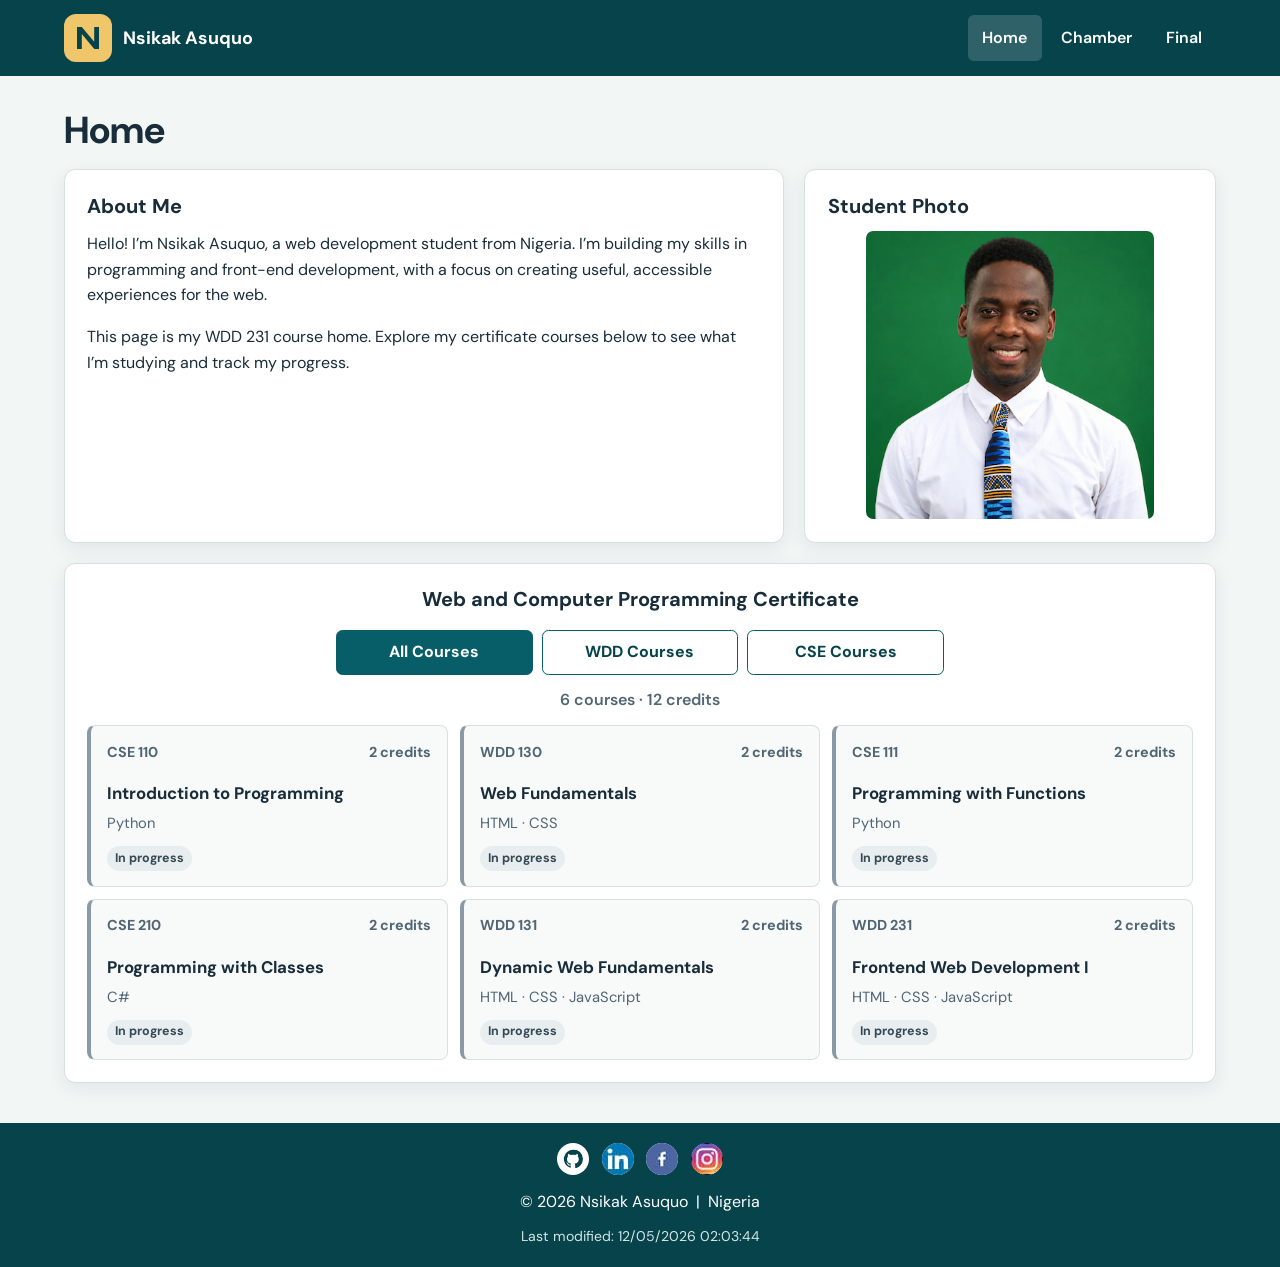
<file: index.html>
<!DOCTYPE html>
<html lang="en">
  <head>
    <meta charset="UTF-8">
    <meta name="viewport" content="width=device-width, initial-scale=1.0">
    <meta
      name="description"
      content="Nsikak Asuquo's WDD 231 course home page, featuring an introduction and Web and Computer Programming certificate courses."
    >
    <meta name="author" content="Nsikak Asuquo">
    <title>Home | Nsikak Asuquo | WDD 231</title>
    <link rel="icon" href="images/logo.svg" type="image/svg+xml">
    <link rel="preconnect" href="https://fonts.googleapis.com">
    <link rel="preconnect" href="https://fonts.gstatic.com" crossorigin>
    <link
      href="https://fonts.googleapis.com/css2?family=DM+Sans:wght@400;500;600;700&display=swap"
      rel="stylesheet"
    >
    <link rel="stylesheet" href="styles/small.css">
    <link rel="stylesheet" href="styles/larger.css">
    <script src="scripts/navigation.js" defer></script>
    <script src="scripts/date.js" defer></script>
    <script src="scripts/courses.js" defer></script>
  </head>
  <body>
    <header class="site-header">
      <a class="brand" href="index.html" aria-label="Nsikak Asuquo home">
        <img src="images/logo.svg" alt="" width="48" height="48">
        <span>Nsikak Asuquo</span>
      </a>
      <button
        class="menu-toggle"
        type="button"
        aria-label="Open navigation menu"
        aria-expanded="false"
        aria-controls="primary-navigation"
      >
        <span class="menu-toggle__icon" aria-hidden="true"></span>
      </button>
      <nav class="primary-navigation" id="primary-navigation" aria-label="Main navigation">
        <ul>
          <li><a href="index.html1" aria-current="page">Home</a></li>
          <li><a href="chamber/index.html1">Chamber</a></li>
          <li><a href="final/index.html1">Final</a></li>
        </ul>
      </nav>
    </header>

    <main class="page-content">
      <h1>Home</h1>

      <div class="intro-grid">
        <section class="panel about-panel" aria-labelledby="about-heading">
          <h2 id="about-heading">About Me</h2>
          <p>
            Hello! I’m Nsikak Asuquo, a web development student from Nigeria.
            I’m building my skills in programming and front-end development,
            with a focus on creating useful, accessible experiences for the web.
          </p>
          <p>
            This page is my WDD 231 course home. Explore my certificate courses
            below to see what I’m studying and track my progress.
          </p>
        </section>

        <section class="panel portrait-panel" aria-labelledby="portrait-heading">
          <h2 id="portrait-heading">Student Photo</h2>
          <img
            class="student-photo"
            src="images/photo.jpg"
            alt="Portrait of Nsikak Asuquo"
            width="400"
            height="400"
          >
        </section>
      </div>

      <section class="panel certificate-panel" aria-labelledby="certificate-heading">
        <h2 id="certificate-heading">Web and Computer Programming Certificate</h2>
        <div class="course-filters" role="group" aria-label="Filter courses">
          <button class="filter-button is-active" type="button" data-filter="all" aria-pressed="true">
            All Courses
          </button>
          <button class="filter-button" type="button" data-filter="WDD" aria-pressed="false">
            WDD Courses
          </button>
          <button class="filter-button" type="button" data-filter="CSE" aria-pressed="false">
            CSE Courses
          </button>
        </div>
        <p class="course-summary" id="course-summary" aria-live="polite"></p>
        <div class="course-list" id="course-list"></div>
      </section>
    </main>

    <footer class="site-footer">
      <div class="social-links" role="group" aria-label="Social media links">
        <a href="https://github.com/Nsikak0/wdd231" aria-label="GitHub repository">
          <svg viewBox="0 0 24 24" aria-hidden="true">
            <path d="M12 .9a11.1 11.1 0 0 0-3.51 21.63c.56.1.76-.24.76-.54v-2.1c-3.1.68-3.76-1.32-3.76-1.32-.5-1.3-1.24-1.65-1.24-1.65-1.02-.7.08-.69.08-.69 1.13.08 1.72 1.16 1.72 1.16 1 .1.71 2.21 3.14 1.57.1-.73.4-1.23.7-1.52-2.48-.28-5.09-1.24-5.09-5.52 0-1.22.44-2.22 1.16-3-.12-.28-.5-1.42.11-2.96 0 0 .95-.3 3.05 1.15a10.6 10.6 0 0 1 5.55 0c2.1-1.45 3.05-1.15 3.05-1.15.61 1.54.23 2.68.11 2.96.72.78 1.16 1.78 1.16 3 0 4.29-2.61 5.23-5.1 5.51.4.35.76 1.03.76 2.08v3.08c0 .3.2.65.77.54A11.1 11.1 0 0 0 12 .9Z"/>
          </svg>
        </a>
        <a href="https://www.linkedin.com/in/nsikakasuquo777" aria-label="LinkedIn profile">
          <img src="images/linkedin.jpg" alt="" width="32" height="32">
        </a>
        <a href="https://www.facebook.com/" aria-label="Facebook">
          <img src="images/facebook.jpg" alt="" width="32" height="32">
        </a>
        <a href="https://www.instagram.com/" aria-label="Instagram">
          <img src="images/instagram.jpg" alt="" width="32" height="32">
        </a>
      </div>
      <p class="copyright">
        &copy; <span id="currentyear"></span> Nsikak Asuquo <span class="footer-divider">|</span> Nigeria
      </p>
      <p class="last-modified">Last modified: <span id="lastModified"></span></p>
    </footer>
  </body>
</html>
</file>
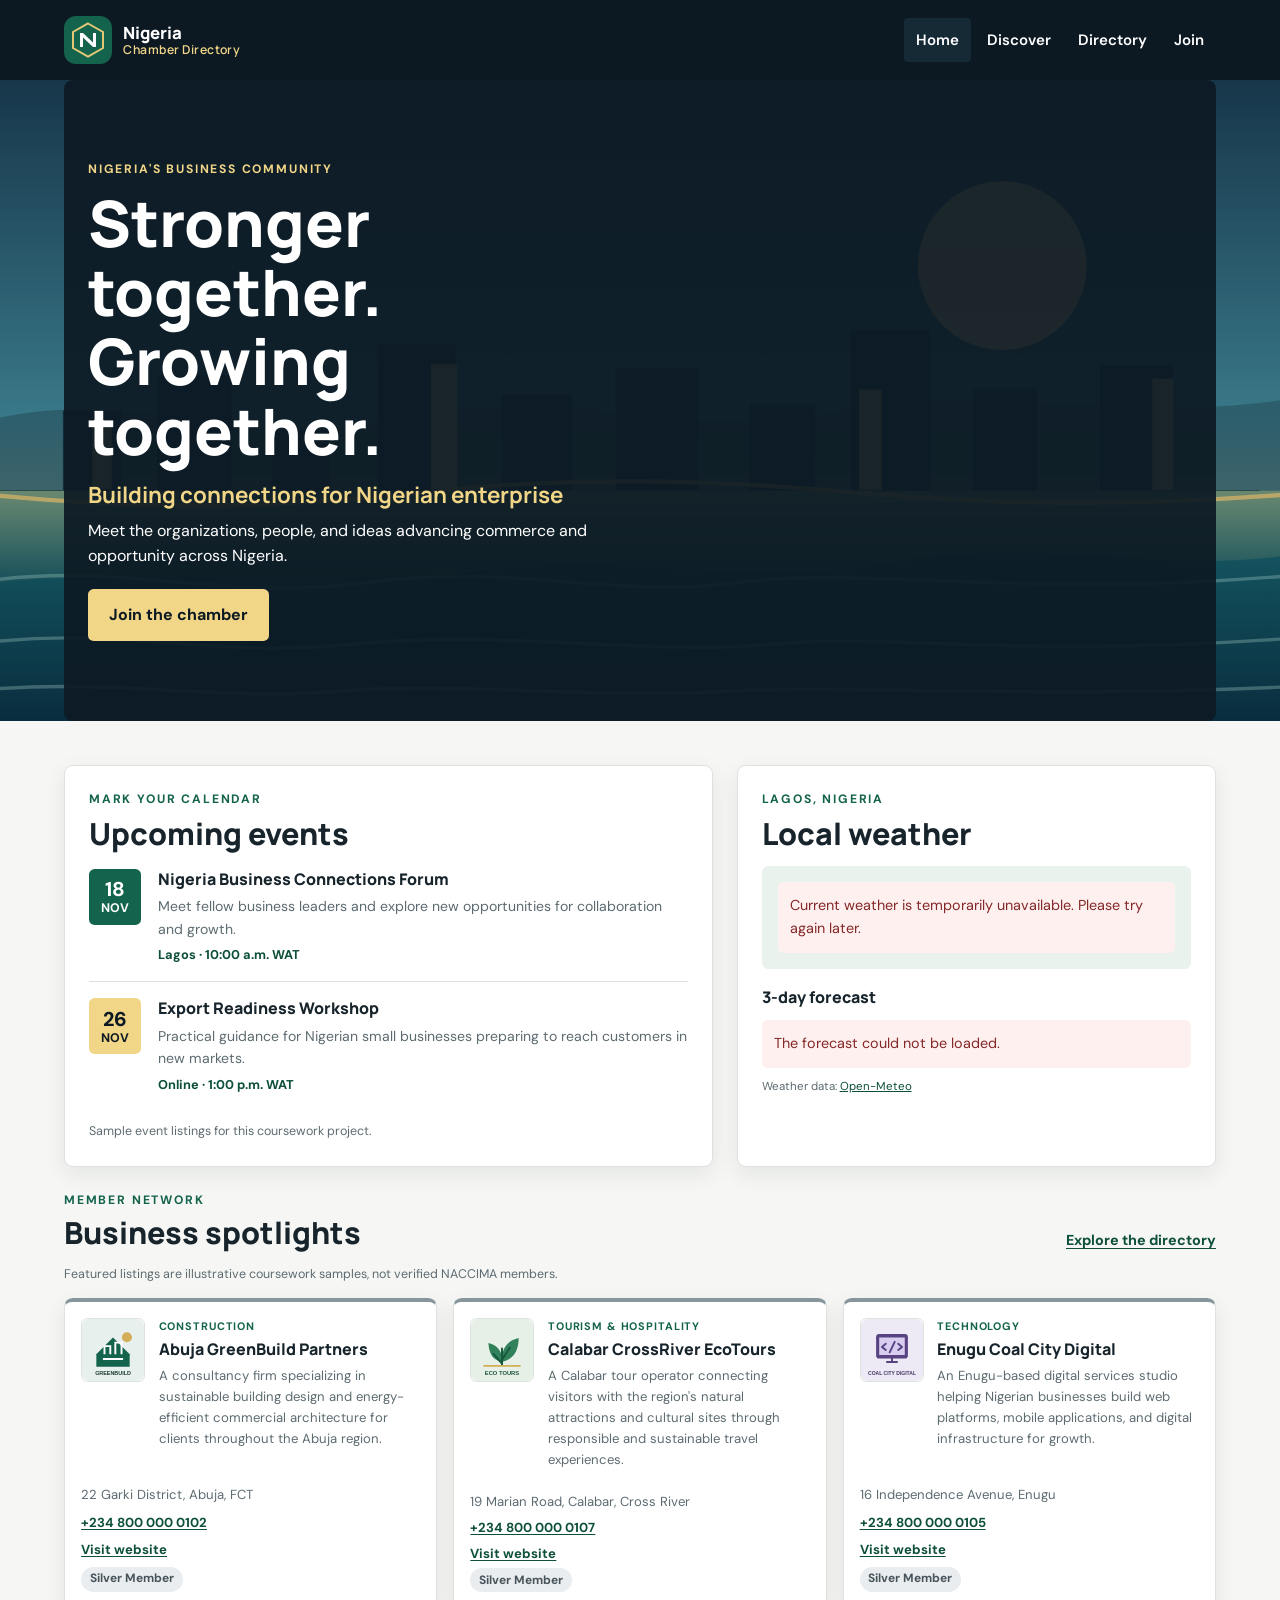
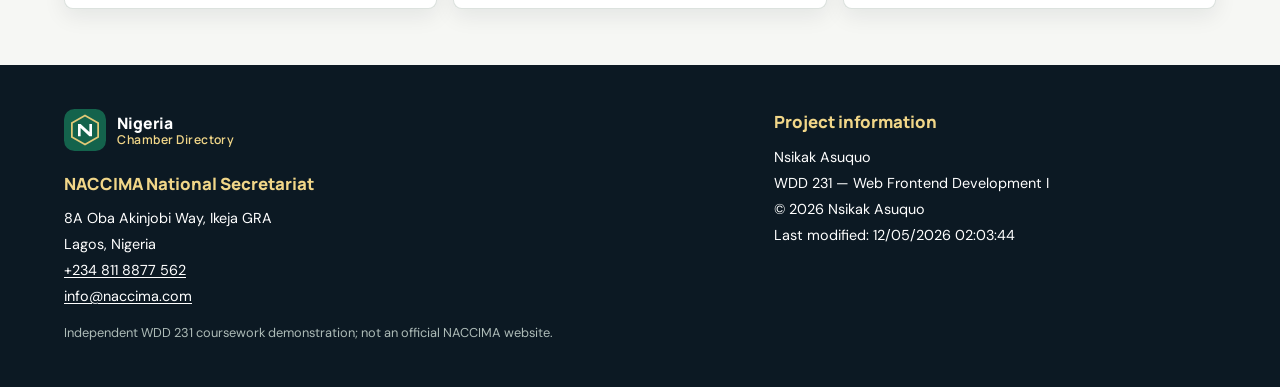
<file: chamber/index.html>
<!DOCTYPE html>
<html lang="en">
  <head>
    <meta charset="UTF-8">
    <meta name="viewport" content="width=device-width, initial-scale=1.0">
    <meta
      name="description"
      content="Connect with Nigerian businesses, explore chamber events, check Lagos weather, and discover member organizations."
    >
    <meta name="author" content="Nsikak Asuquo">
    <meta property="og:title" content="Nigeria Chamber Directory | Supporting Nigerian Business">
    <meta
      property="og:description"
      content="Connect with Nigerian businesses, discover chamber events, and meet member organizations."
    >
    <meta
      property="og:image"
      content="https://nsikak0.github.io/wdd231/chamber/images/directory-social.svg"
    >
    <meta property="og:url" content="https://nsikak0.github.io/wdd231/chamber/">
    <meta property="og:type" content="website">
    <title>Nigeria Chamber Directory | Supporting Nigerian Business</title>
    <link rel="icon" href="images/favicon.svg" type="image/svg+xml">
    <link rel="preconnect" href="https://fonts.googleapis.com">
    <link rel="preconnect" href="https://fonts.gstatic.com" crossorigin>
    <link
      href="https://fonts.googleapis.com/css2?family=DM+Sans:wght@400;500;600;700&family=Manrope:wght@500;600;700;800&display=swap"
      rel="stylesheet"
    >
    <link rel="stylesheet" href="styles/reset.css">
    <link rel="stylesheet" href="styles/small.css">
    <link rel="stylesheet" href="styles/larger.css">
    <script src="scripts/navigation.js" defer></script>
    <script src="scripts/home.js" defer></script>
  </head>
  <body>
    <a class="skip-link" href="#main-content">Skip to main content</a>
    <header class="site-header">
      <div class="header-inner">
        <a class="brand" href="index.html" aria-label="Nigeria Chamber Directory home">
          <img src="images/brand-mark.svg" alt="" width="48" height="48">
          <span class="brand__name">Nigeria <span>Chamber Directory</span></span>
        </a>
        <button
          class="menu-toggle"
          type="button"
          aria-label="Open navigation menu"
          aria-expanded="false"
          aria-controls="primary-navigation"
        >
          <span class="menu-toggle__icon" aria-hidden="true"></span>
        </button>
        <nav class="primary-navigation" id="primary-navigation" aria-label="Main navigation">
          <ul>
            <li><a href="index.html" aria-current="page">Home</a></li>
            <li><a href="discover.html1">Discover</a></li>
            <li><a href="directory.html">Directory</a></li>
            <li><a href="join.html1">Join</a></li>
          </ul>
        </nav>
      </div>
    </header>

    <main id="main-content">
      <section class="home-hero" aria-labelledby="hero-heading">
        <img
          class="home-hero__image"
          src="images/lagos-hero.svg"
          alt="Illustrated Lagos waterfront skyline at sunset"
          width="1600"
          height="760"
          fetchpriority="high"
        >
        <div class="home-hero__content">
          <p class="eyebrow">Nigeria's business community</p>
          <h1 id="hero-heading">Stronger together. Growing together.</h1>
          <h2>Building connections for Nigerian enterprise</h2>
          <p>
            Meet the organizations, people, and ideas advancing commerce and
            opportunity across Nigeria.
          </p>
          <a class="button button--gold" href="join.html">Join the chamber</a>
        </div>
      </section>

      <div class="home-content">
        <section class="home-panel surface events-panel" aria-labelledby="events-heading">
          <p class="eyebrow eyebrow--green">Mark your calendar</p>
          <h2 id="events-heading">Upcoming events</h2>
          <article class="event-item">
            <div class="event-date">
              <span>18</span>
              <span>Nov</span>
            </div>
            <div>
              <h3>Nigeria Business Connections Forum</h3>
              <p>
                Meet fellow business leaders and explore new opportunities for
                collaboration and growth.
              </p>
              <p class="event-meta">Lagos · 10:00 a.m. WAT</p>
            </div>
          </article>
          <article class="event-item">
            <div class="event-date event-date--gold">
              <span>26</span>
              <span>Nov</span>
            </div>
            <div>
              <h3>Export Readiness Workshop</h3>
              <p>
                Practical guidance for Nigerian small businesses preparing to
                reach customers in new markets.
              </p>
              <p class="event-meta">Online · 1:00 p.m. WAT</p>
            </div>
          </article>
          <p class="sample-note">Sample event listings for this coursework project.</p>
        </section>

        <section class="home-panel surface weather-panel" aria-labelledby="weather-heading">
          <p class="eyebrow eyebrow--green">Lagos, Nigeria</p>
          <h2 id="weather-heading">Local weather</h2>
          <div id="weather-current" class="weather-current" aria-live="polite">
            <p class="weather-status">Loading current conditions…</p>
          </div>
          <h3 class="forecast-heading">3-day forecast</h3>
          <div id="weather-forecast" class="weather-forecast" aria-live="polite">
            <p class="weather-status">Loading forecast…</p>
          </div>
          <p class="weather-attribution">
            Weather data: <a href="https://open-meteo.com/">Open-Meteo</a>
          </p>
        </section>

        <section class="spotlights-section" aria-labelledby="spotlights-heading">
          <div class="spotlights-heading">
            <div>
              <p class="eyebrow eyebrow--green">Member network</p>
              <h2 id="spotlights-heading">Business spotlights</h2>
            </div>
            <a class="text-link" href="directory.html">Explore the directory</a>
          </div>
          <p class="sample-note">
            Featured listings are illustrative coursework samples, not verified
            NACCIMA members.
          </p>
          <div id="spotlight-list" class="spotlight-list" aria-live="polite">
            <p class="spotlight-status">Loading member spotlights…</p>
          </div>
        </section>
      </div>
    </main>

    <footer class="site-footer">
      <div class="footer-inner">
        <section class="footer-contact" aria-labelledby="contact-heading">
          <a class="brand brand--footer" href="index.html">
            <img src="images/brand-mark.svg" alt="" width="42" height="42">
            <span class="brand__name">Nigeria <span>Chamber Directory</span></span>
          </a>
          <h2 id="contact-heading">NACCIMA National Secretariat</h2>
          <address>
            8A Oba Akinjobi Way, Ikeja GRA<br>
            Lagos, Nigeria<br>
            <a href="tel:+2348118877562">+234 811 8877 562</a><br>
            <a href="mailto:info@naccima.com">info@naccima.com</a>
          </address>
          <p class="footer-disclaimer">
            Independent WDD 231 coursework demonstration; not an official NACCIMA website.
          </p>
        </section>
        <section class="footer-project" aria-labelledby="project-heading">
          <h2 id="project-heading">Project information</h2>
          <p>Nsikak Asuquo</p>
          <p>WDD 231 — Web Frontend Development I</p>
          <p>© <span id="current-year"></span> Nsikak Asuquo</p>
          <p>Last modified: <span id="last-modified">Loading date…</span></p>
        </section>
      </div>
    </footer>
  </body>
</html>
</file>
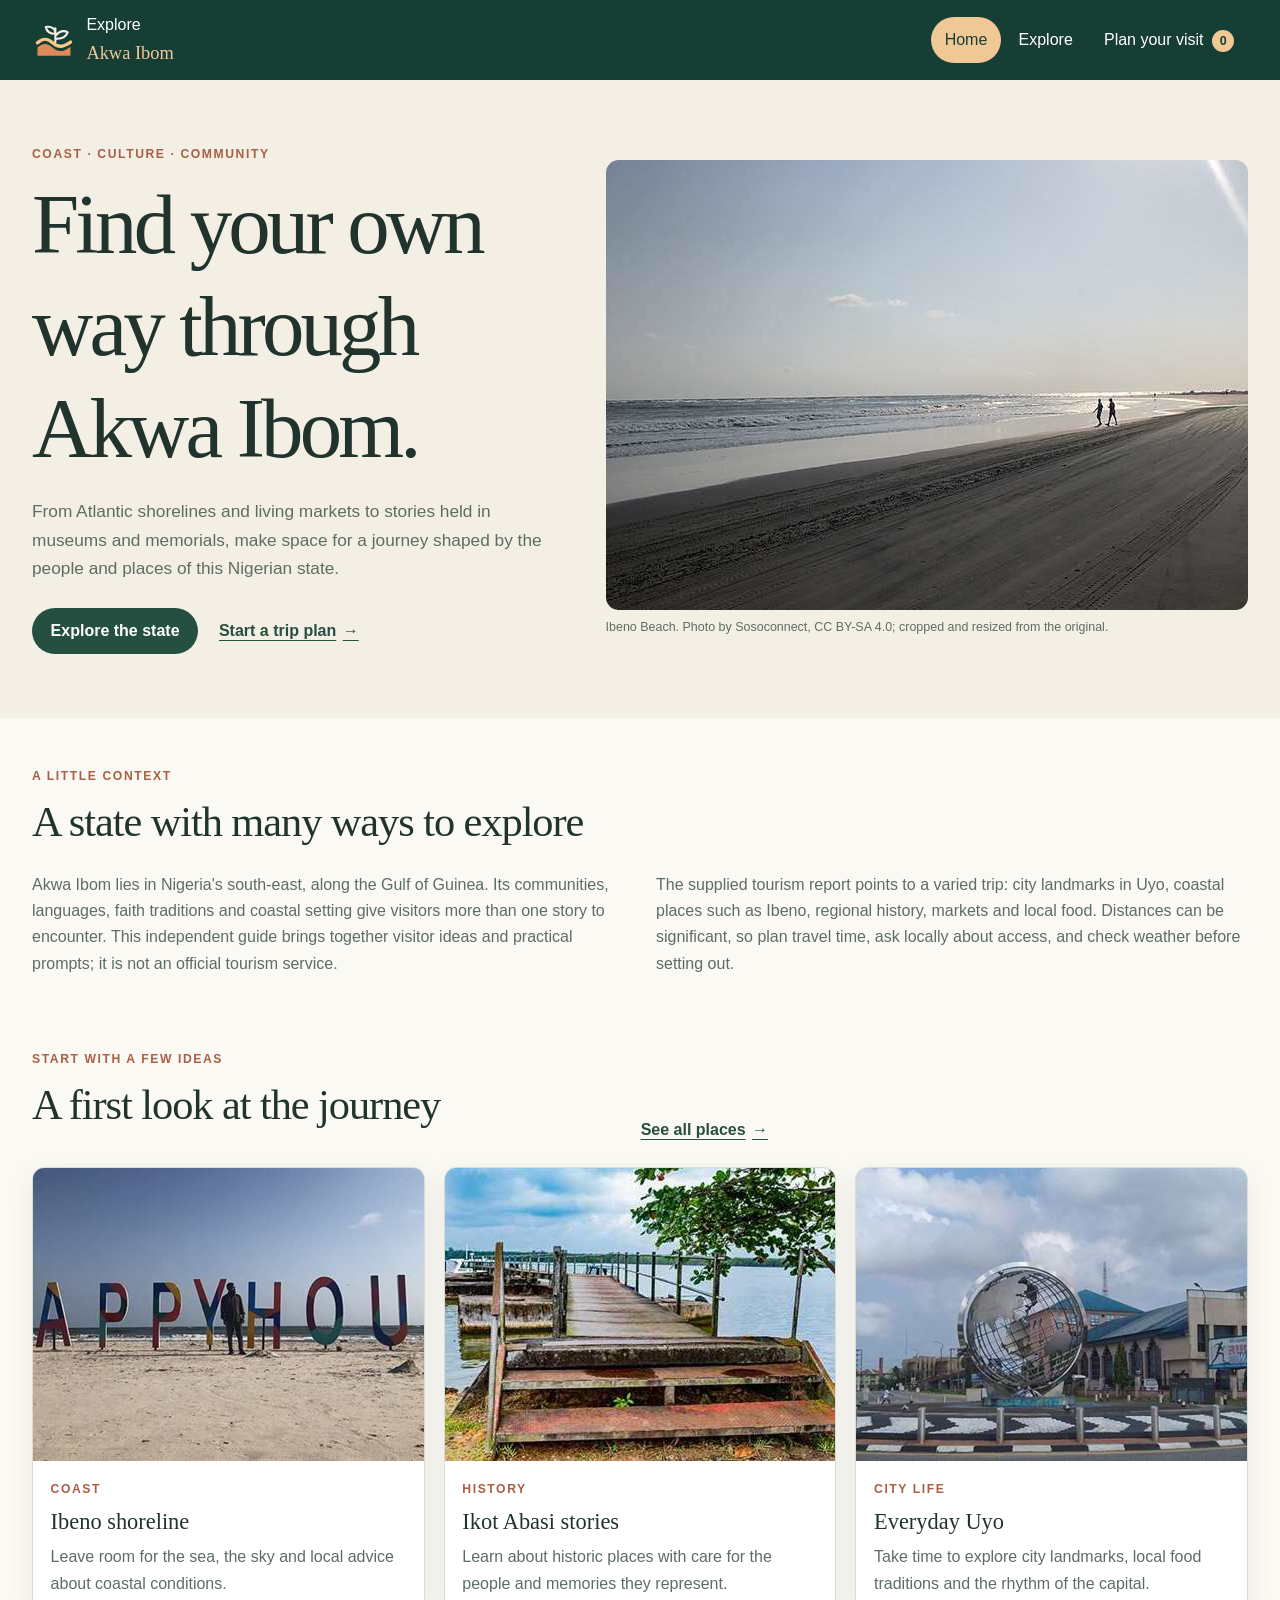
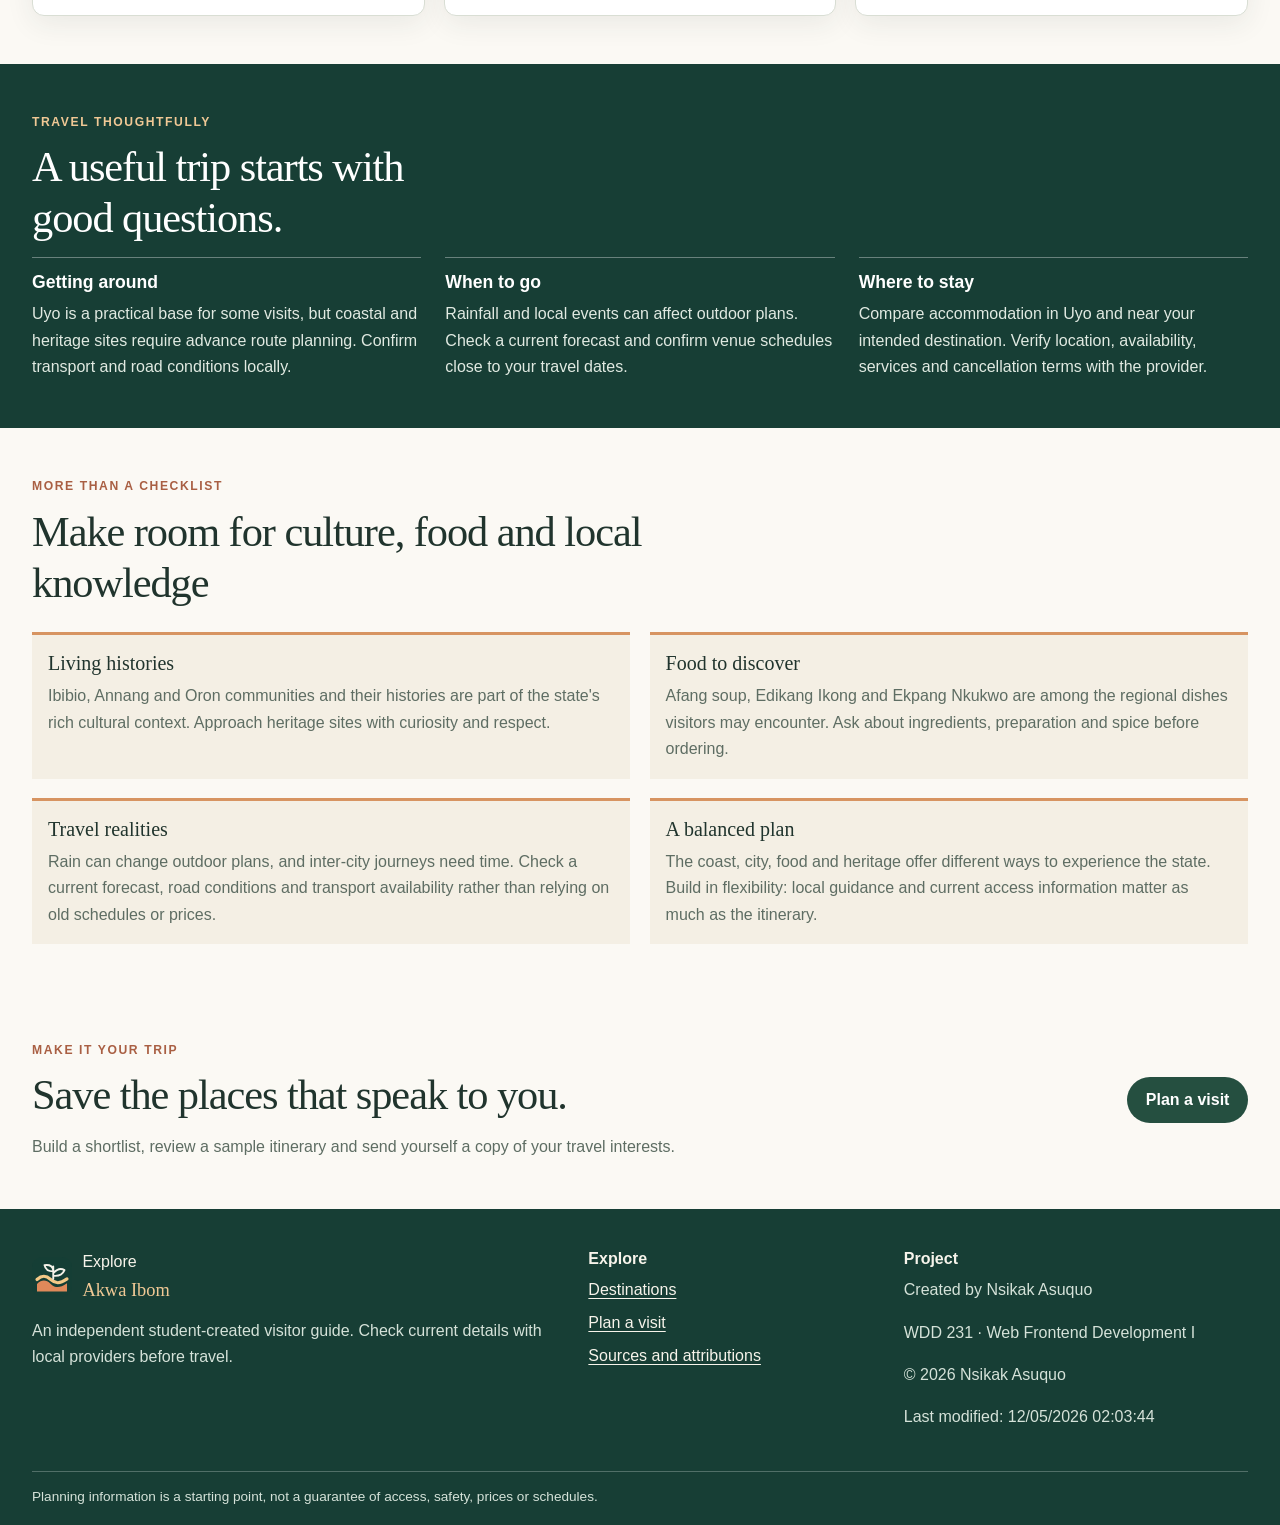
<file: final-project/index.html>
<!DOCTYPE html>
<html lang="en">
  <head>
    <meta charset="UTF-8">
    <meta name="viewport" content="width=device-width, initial-scale=1">
    <meta name="description" content="Plan a thoughtful visit to Akwa Ibom with destination ideas, cultural context, local food, and practical travel guidance.">
    <meta name="author" content="Nsikak Asuquo">
    <meta property="og:title" content="Explore Akwa Ibom | A visitor's guide">
    <meta property="og:description" content="Discover the coast, culture, history, and city life of Akwa Ibom State, Nigeria.">
    <meta property="og:image" content="https://nsikak0.github.io/wdd231/final/images/destinations/hero-ibeno.jpg">
    <meta property="og:url" content="https://nsikak0.github.io/wdd231/final/">
    <meta property="og:type" content="website">
    <title>Explore Akwa Ibom | A visitor's guide</title>
    <link rel="icon" href="images/favicon.svg" type="image/svg+xml">
    <link rel="stylesheet" href="styles/small.css">
    <link rel="stylesheet" href="styles/larger.css">
    <script src="scripts/navigation.js" defer></script>
    <script src="scripts/home.js" defer></script>
  </head>
  <body>
    <a class="skip-link" href="#main-content">Skip to main content</a>
    <header class="site-header">
      <a class="brand" href="index.html">
        <img src="images/favicon.svg" alt="" width="44" height="44">
        <span>Explore <strong>Akwa Ibom</strong></span>
      </a>
      <button class="menu-toggle" type="button" aria-label="Open navigation menu" aria-expanded="false" aria-controls="primary-navigation">
        <span class="menu-toggle__icon" aria-hidden="true"></span>
      </button>
      <nav class="primary-navigation" id="primary-navigation" aria-label="Main navigation">
        <ul>
          <li><a href="index.html" aria-current="page">Home</a></li>
          <li><a href="explore.html">Explore</a></li>
          <li><a href="plan.html">Plan your visit <span class="nav-count" id="saved-count">0</span></a></li>
        </ul>
      </nav>
    </header>

    <main id="main-content">
      <section class="hero">
        <div class="hero__copy">
          <p class="eyebrow">Coast · culture · community</p>
          <h1>Find your own way through Akwa Ibom.</h1>
          <p>
            From Atlantic shorelines and living markets to stories held in museums and memorials,
            make space for a journey shaped by the people and places of this Nigerian state.
          </p>
          <div class="hero__actions">
            <a class="button button--primary" href="explore.html">Explore the state</a>
            <a class="text-link" href="plan.html">Start a trip plan <span aria-hidden="true">→</span></a>
          </div>
        </div>
        <figure class="hero__image">
          <img src="images/destinations/hero-ibeno.jpg" alt="Atlantic shoreline at Ibeno Beach in Akwa Ibom" width="800" height="450">
          <figcaption>Ibeno Beach. Photo by Sosoconnect, CC BY-SA 4.0; cropped and resized from the original.</figcaption>
        </figure>
      </section>

      <section class="section section--intro" aria-labelledby="intro-title">
        <div class="section-heading">
          <p class="eyebrow">A little context</p>
          <h2 id="intro-title">A state with many ways to explore</h2>
        </div>
        <div class="intro-columns">
          <p>
            Akwa Ibom lies in Nigeria's south-east, along the Gulf of Guinea. Its communities,
            languages, faith traditions and coastal setting give visitors more than one story to
            encounter. This independent guide brings together visitor ideas and practical prompts;
            it is not an official tourism service.
          </p>
          <p>
            The supplied tourism report points to a varied trip: city landmarks in Uyo, coastal
            places such as Ibeno, regional history, markets and local food. Distances can be
            significant, so plan travel time, ask locally about access, and check weather before
            setting out.
          </p>
        </div>
      </section>

      <section class="section section--feature" aria-labelledby="featured-title">
        <div class="section-heading section-heading--row">
          <div>
            <p class="eyebrow">Start with a few ideas</p>
            <h2 id="featured-title">A first look at the journey</h2>
          </div>
          <a class="text-link" href="explore.html">See all places <span aria-hidden="true">→</span></a>
        </div>
        <div class="feature-grid">
          <article class="feature-card">
            <img src="images/destinations/ibeno-beach.jpg" alt="Atlantic shoreline at Ibeno Beach" width="520" height="293" loading="lazy">
            <div><p class="eyebrow">Coast</p><h3>Ibeno shoreline</h3><p>Leave room for the sea, the sky and local advice about coastal conditions.</p></div>
          </article>
          <article class="feature-card">
            <img src="images/destinations/bridge-no-return.jpg" alt="The Bridge of No Return memorial site in Ikot Abasi" width="520" height="293" loading="lazy">
            <div><p class="eyebrow">History</p><h3>Ikot Abasi stories</h3><p>Learn about historic places with care for the people and memories they represent.</p></div>
          </article>
          <article class="feature-card">
            <img src="images/destinations/uyo-roundabout.jpg" alt="Roundabout on Wellington Bassey Road in Uyo" width="520" height="293" loading="lazy">
            <div><p class="eyebrow">City life</p><h3>Everyday Uyo</h3><p>Take time to explore city landmarks, local food traditions and the rhythm of the capital.</p></div>
          </article>
        </div>
      </section>

      <section class="visitor-guide" aria-labelledby="guide-title">
        <div>
          <p class="eyebrow eyebrow--light">Travel thoughtfully</p>
          <h2 id="guide-title">A useful trip starts with good questions.</h2>
        </div>
        <div class="guide-grid">
          <article><h3>Getting around</h3><p>Uyo is a practical base for some visits, but coastal and heritage sites require advance route planning. Confirm transport and road conditions locally.</p></article>
          <article><h3>When to go</h3><p>Rainfall and local events can affect outdoor plans. Check a current forecast and confirm venue schedules close to your travel dates.</p></article>
          <article><h3>Where to stay</h3><p>Compare accommodation in Uyo and near your intended destination. Verify location, availability, services and cancellation terms with the provider.</p></article>
        </div>
      </section>

      <section class="section" aria-labelledby="context-title">
        <div class="section-heading">
          <p class="eyebrow">More than a checklist</p>
          <h2 id="context-title">Make room for culture, food and local knowledge</h2>
        </div>
        <div class="context-grid">
          <article><h3>Living histories</h3><p>Ibibio, Annang and Oron communities and their histories are part of the state's rich cultural context. Approach heritage sites with curiosity and respect.</p></article>
          <article><h3>Food to discover</h3><p>Afang soup, Edikang Ikong and Ekpang Nkukwo are among the regional dishes visitors may encounter. Ask about ingredients, preparation and spice before ordering.</p></article>
          <article><h3>Travel realities</h3><p>Rain can change outdoor plans, and inter-city journeys need time. Check a current forecast, road conditions and transport availability rather than relying on old schedules or prices.</p></article>
          <article><h3>A balanced plan</h3><p>The coast, city, food and heritage offer different ways to experience the state. Build in flexibility: local guidance and current access information matter as much as the itinerary.</p></article>
        </div>
      </section>

      <section class="section closing-callout" aria-labelledby="closing-title">
        <div><p class="eyebrow">Make it your trip</p><h2 id="closing-title">Save the places that speak to you.</h2><p>Build a shortlist, review a sample itinerary and send yourself a copy of your travel interests.</p></div>
        <a class="button button--primary" href="plan.html">Plan a visit</a>
      </section>
    </main>

    <footer class="site-footer">
      <div class="footer-main">
        <div><a class="brand brand--footer" href="index.html"><img src="images/favicon.svg" alt="" width="40" height="40"><span>Explore <strong>Akwa Ibom</strong></span></a><p>An independent student-created visitor guide. Check current details with local providers before travel.</p></div>
        <div><h2>Explore</h2><ul><li><a href="explore.html">Destinations</a></li><li><a href="plan.html">Plan a visit</a></li><li><a href="attributions.html">Sources and attributions</a></li></ul></div>
        <div><h2>Project</h2><p>Created by Nsikak Asuquo</p><p>WDD 231 · Web Frontend Development I</p><p>© <span id="current-year"></span> Nsikak Asuquo</p><p>Last modified: <span id="last-modified"></span></p></div>
      </div>
      <p class="footer-note">Planning information is a starting point, not a guarantee of access, safety, prices or schedules.</p>
    </footer>
  </body>
</html>
</file>
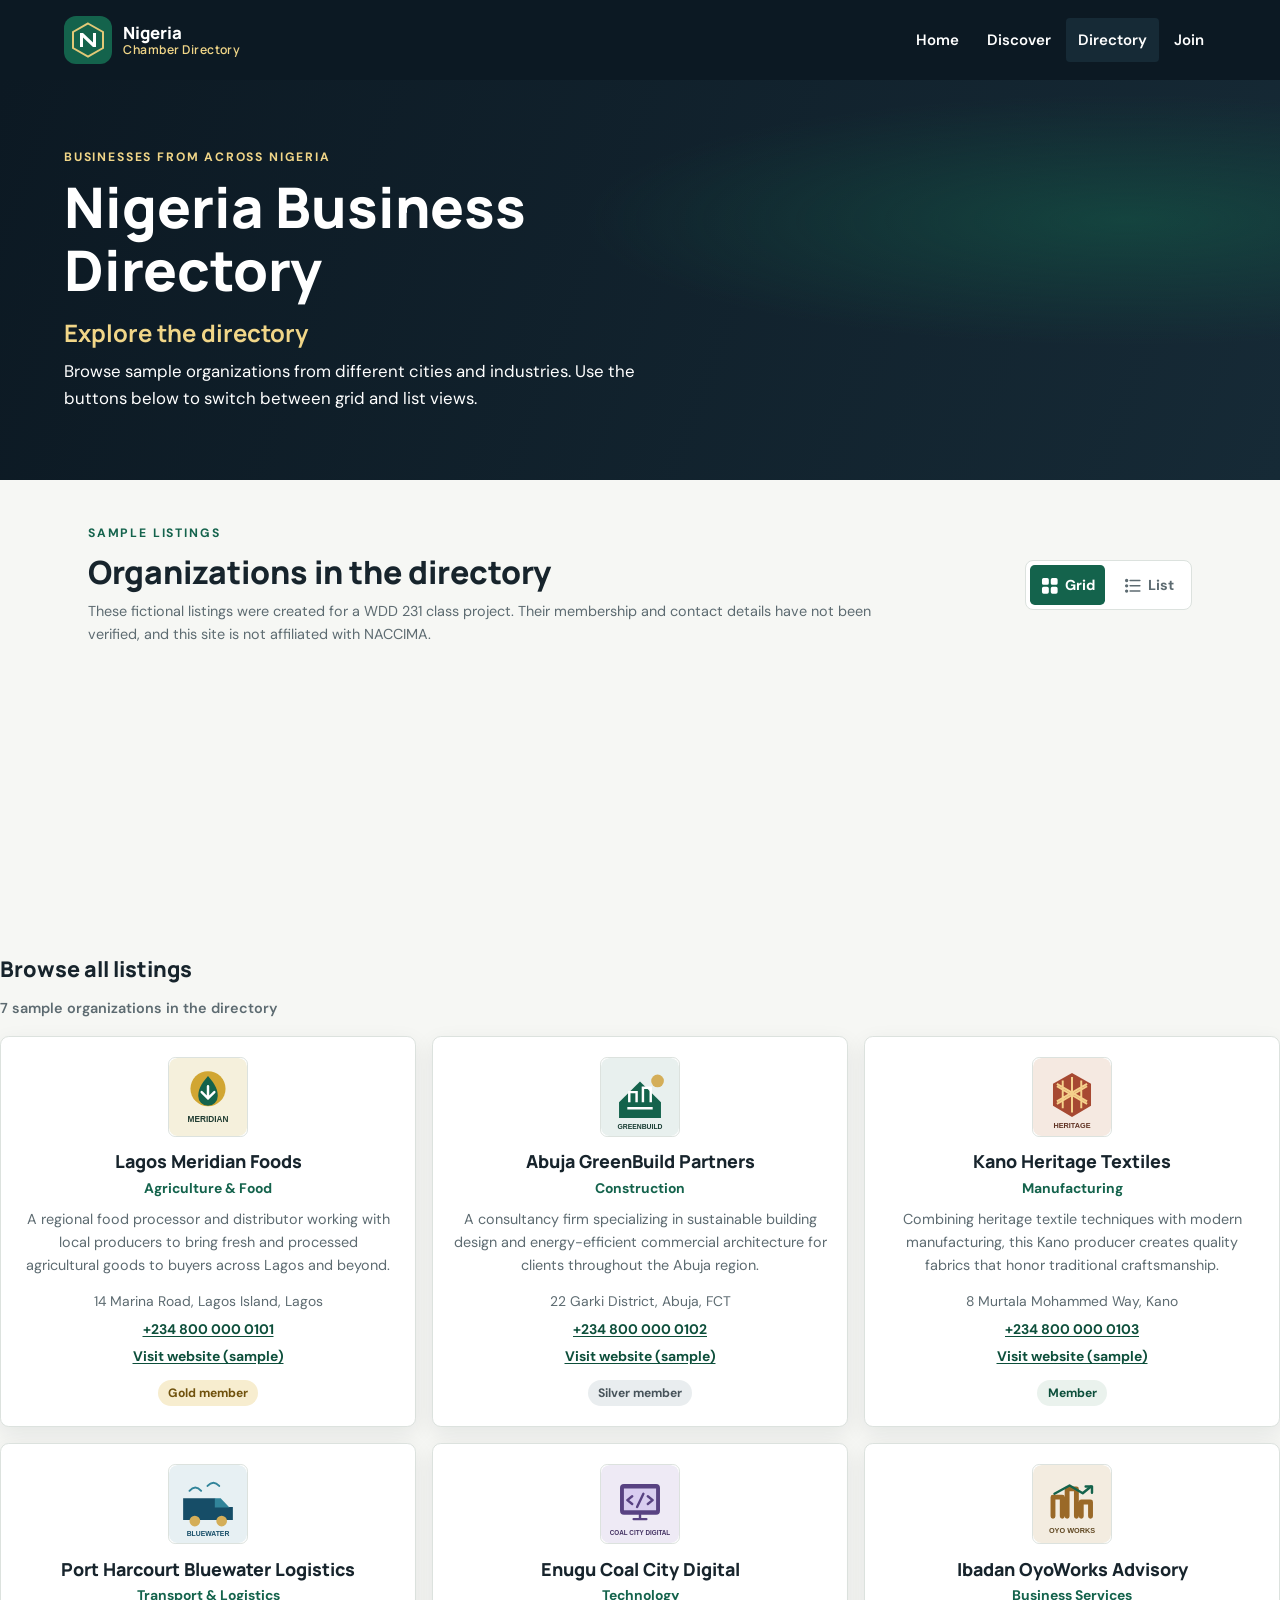
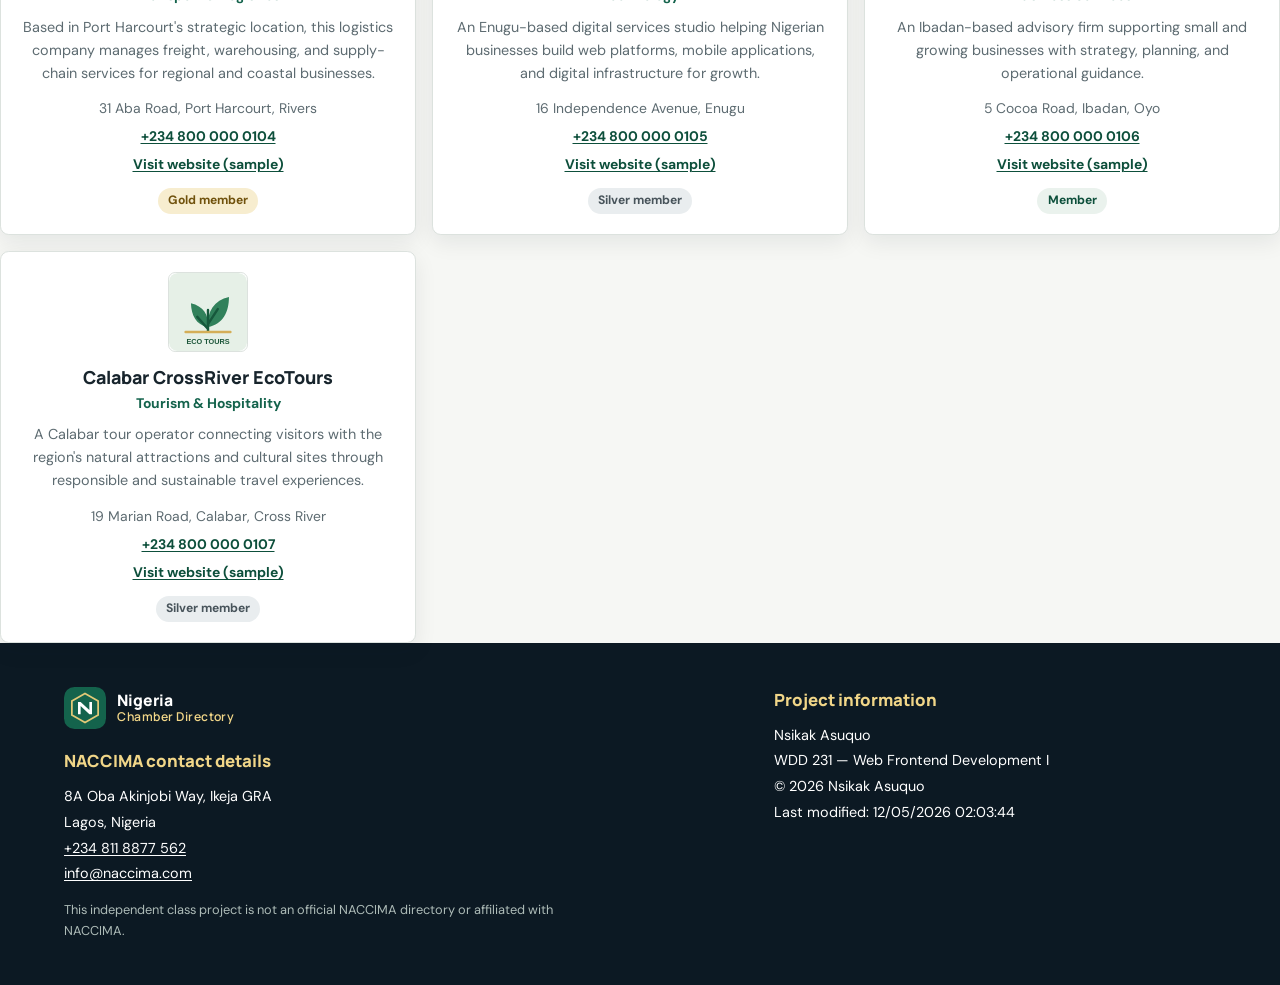
<file: chamber/directory.html>
<!DOCTYPE html>
<html lang="en">
  <head>
    <meta charset="UTF-8">
    <meta name="viewport" content="width=device-width, initial-scale=1.0">
    <meta
      name="description"
      content="Browse fictional sample business listings from cities and industries across Nigeria."
    >
    <meta name="author" content="Nsikak Asuquo">
    <meta property="og:title" content="Business Directory | Nigeria Chamber Directory">
    <meta
      property="og:description"
      content="Browse fictional sample business listings from cities and industries across Nigeria."
    >
    <meta
      property="og:image"
      content="https://nsikak0.github.io/wdd231/chamber/images/directory-social.svg"
    >
    <meta
      property="og:url"
      content="https://nsikak0.github.io/wdd231/chamber/directory.html"
    >
    <meta property="og:type" content="website">
    <title>Business Directory | Nigeria Chamber Directory</title>
    <link rel="icon" href="images/favicon.svg" type="image/svg+xml">
    <link rel="preconnect" href="https://fonts.googleapis.com">
    <link rel="preconnect" href="https://fonts.gstatic.com" crossorigin>
    <link
      href="https://fonts.googleapis.com/css2?family=DM+Sans:wght@400;500;600;700&family=Manrope:wght@500;600;700;800&display=swap"
      rel="stylesheet"
    >
    <link rel="stylesheet" href="styles/reset.css">
    <link rel="stylesheet" href="styles/small.css">
    <link rel="stylesheet" href="styles/larger.css">
    <script src="scripts/navigation.js" defer></script>
    <script src="scripts/directory.js" defer></script>
  </head>
  <body>
    <a class="skip-link" href="#main-content">Skip to main content</a>
    <header class="site-header">
      <div class="header-inner">
        <a class="brand" href="index.html" aria-label="Nigeria Chamber Directory home">
          <img src="images/brand-mark.svg" alt="" width="48" height="48">
          <span class="brand__name">Nigeria <span>Chamber Directory</span></span>
        </a>
        <button
          class="menu-toggle"
          type="button"
          aria-label="Open navigation menu"
          aria-expanded="false"
          aria-controls="primary-navigation"
        >
          <span class="menu-toggle__icon" aria-hidden="true"></span>
        </button>
        <nav class="primary-navigation" id="primary-navigation" aria-label="Main navigation">
          <ul>
            <li><a href="index.html">Home</a></li>
            <li><a href="discover.html">Discover</a></li>
            <li><a href="directory.html" aria-current="page">Directory</a></li>
            <li><a href="join.html">Join</a></li>
          </ul>
        </nav>
      </div>
    </header>

    <main id="main-content">
      <section class="page-intro" aria-labelledby="intro-heading">
        <div class="page-intro__inner">
          <p class="eyebrow">Businesses from across Nigeria</p>
          <h1 id="page-title">Nigeria Business Directory</h1>
          <h2 class="page-intro__heading" id="intro-heading">
            Explore the directory
          </h2>
          <p class="page-intro__text">
            Browse sample organizations from different cities and industries. Use the buttons below to switch between grid and list views.
          </p>
        </div>
      </section>

      <section class="directory-section" aria-labelledby="directory-heading">
        <div class="directory-heading">
          <div>
            <p class="eyebrow eyebrow--green">Sample listings</p>
            <h2 id="directory-heading">Organizations in the directory</h2>
            <p class="directory-note">
              These fictional listings were created for a WDD 231 class project. Their membership and contact details have not been verified, and this site is not affiliated with NACCIMA.
            </p>
          </div>
          <div class="view-controls" role="group" aria-label="Choose directory layout">
            <button
              class="view-button is-active"
              type="button"
              data-view="grid"
              aria-label="Show members as a grid"
              aria-pressed="true"
            >
              <svg
                viewBox="0 0 20 20"
                aria-hidden="true"
                fill="currentColor"
                stroke="currentColor"
                stroke-linecap="round"
                stroke-width="1.8"
              >
                <rect x="2" y="2" width="6" height="6" rx="1"/>
                <rect x="12" y="2" width="6" height="6" rx="1"/>
                <rect x="2" y="12" width="6" height="6" rx="1"/>
                <rect x="12" y="12" width="6" height="6" rx="1"/>
              </svg>
              <span>Grid</span>
            </button>
            <button
              class="view-button"
              type="button"
              data-view="list"
              aria-label="Show members as a list"
              aria-pressed="false"
            >
              <svg
                viewBox="0 0 20 20"
                aria-hidden="true"
                fill="currentColor"
                stroke="currentColor"
                stroke-linecap="round"
                stroke-width="1.8"
              >
                <path d="M7 4h11M7 10h11M7 16h11"/>
                <circle cx="3" cy="4" r="1"/>
                <circle cx="3" cy="10" r="1"/>
                <circle cx="3" cy="16" r="1"/>
              </svg>
              <span>List</span>
            </button>
          </div>
        </div>
      </section>

      <section class="member-listing" aria-labelledby="member-listing-heading">
        <h2 id="member-listing-heading">Browse all listings</h2>
        <p class="directory-status" id="directory-status" aria-live="polite" role="status">
          Loading directory members…
        </p>
        <div class="member-directory member-directory--grid" id="member-directory"></div>
      </section>
    </main>

    <footer class="site-footer">
      <div class="footer-inner">
        <section class="footer-contact" aria-labelledby="contact-heading">
          <a class="brand brand--footer" href="index.html">
            <img src="images/brand-mark.svg" alt="" width="42" height="42">
            <span class="brand__name">Nigeria <span>Chamber Directory</span></span>
          </a>
          <h2 id="contact-heading">NACCIMA contact details</h2>
          <address>
            8A Oba Akinjobi Way, Ikeja GRA<br>
            Lagos, Nigeria<br>
            <a href="tel:+2348118877562">+234 811 8877 562</a><br>
            <a href="mailto:info@naccima.com">info@naccima.com</a>
          </address>
          <p class="footer-disclaimer">
            This independent class project is not an official NACCIMA directory or affiliated with NACCIMA.
          </p>
        </section>
        <section class="footer-project" aria-labelledby="project-heading">
          <h2 id="project-heading">Project information</h2>
          <p>Nsikak Asuquo</p>
          <p>WDD 231 — Web Frontend Development I</p>
          <p>© <span id="current-year"></span> Nsikak Asuquo</p>
          <p>Last modified: <span id="last-modified">Loading date…</span></p>
        </section>
      </div>
    </footer>
  </body>
</html>
</file>
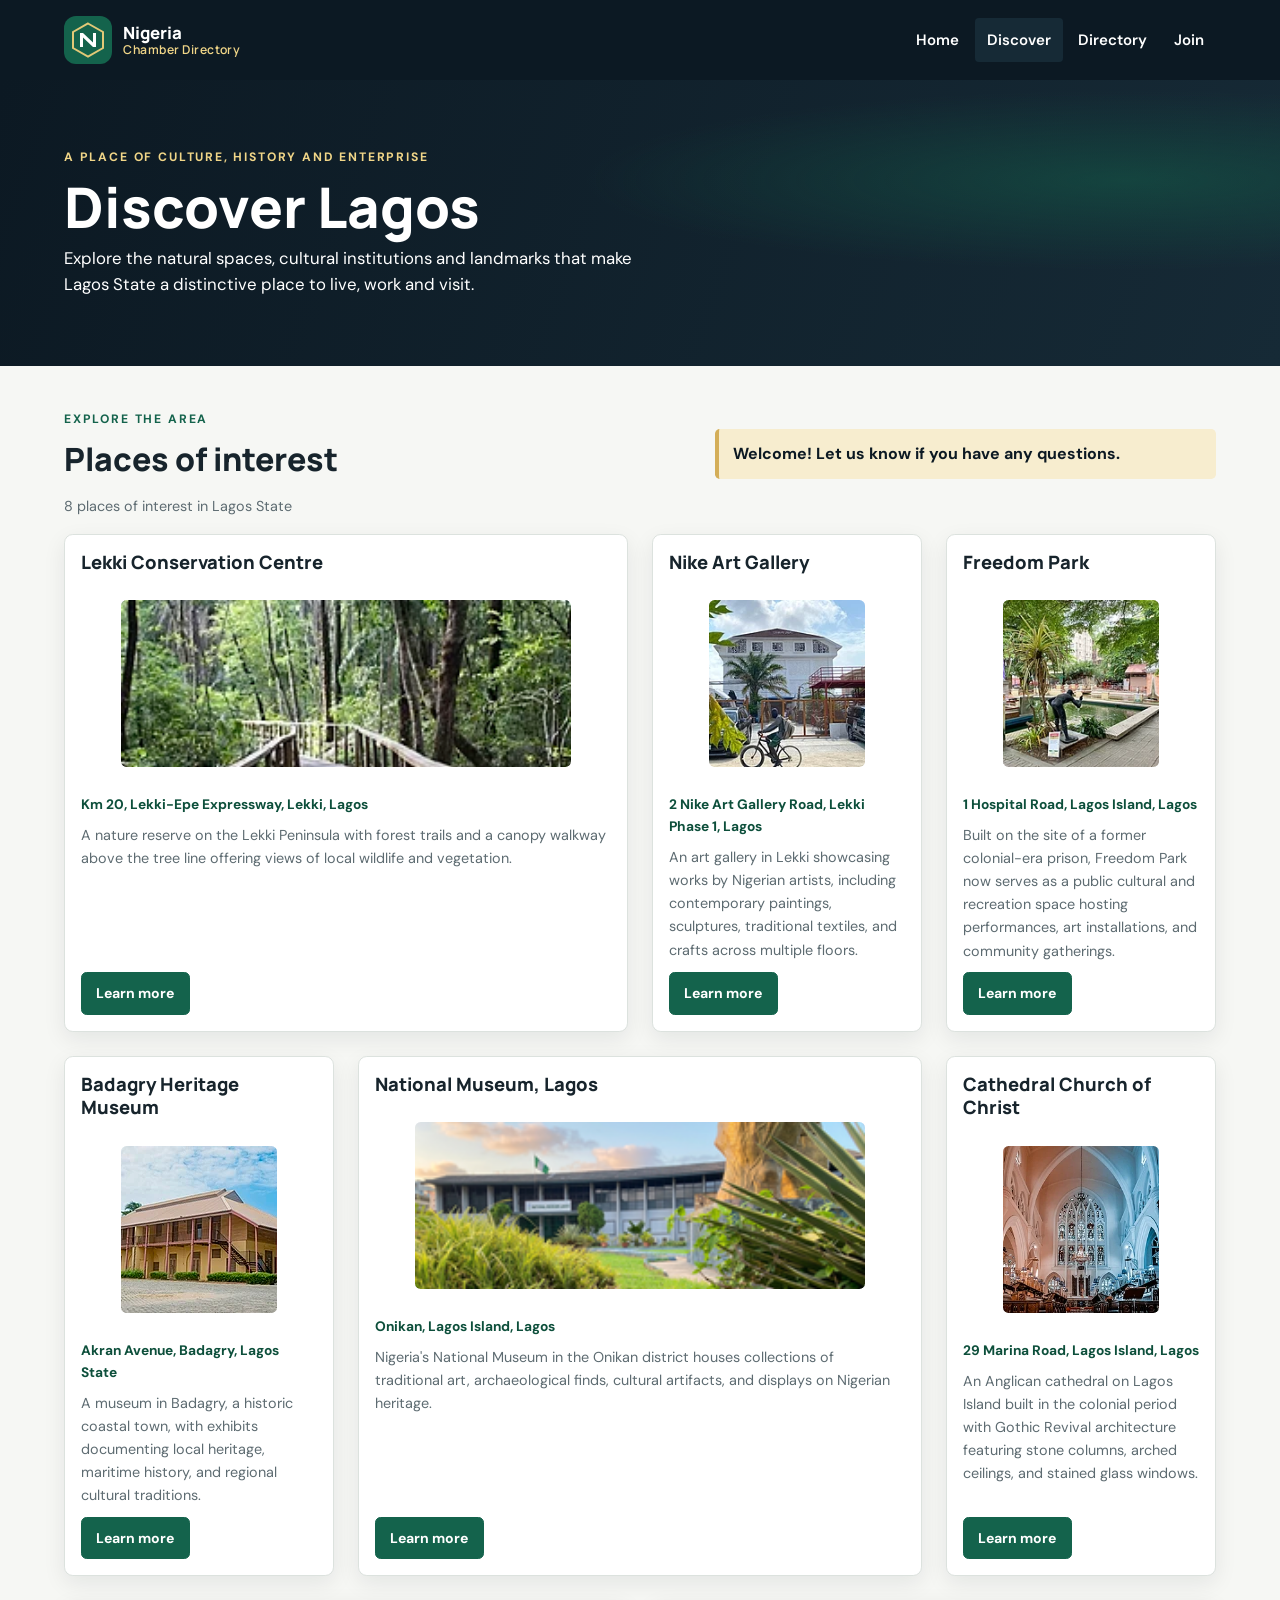
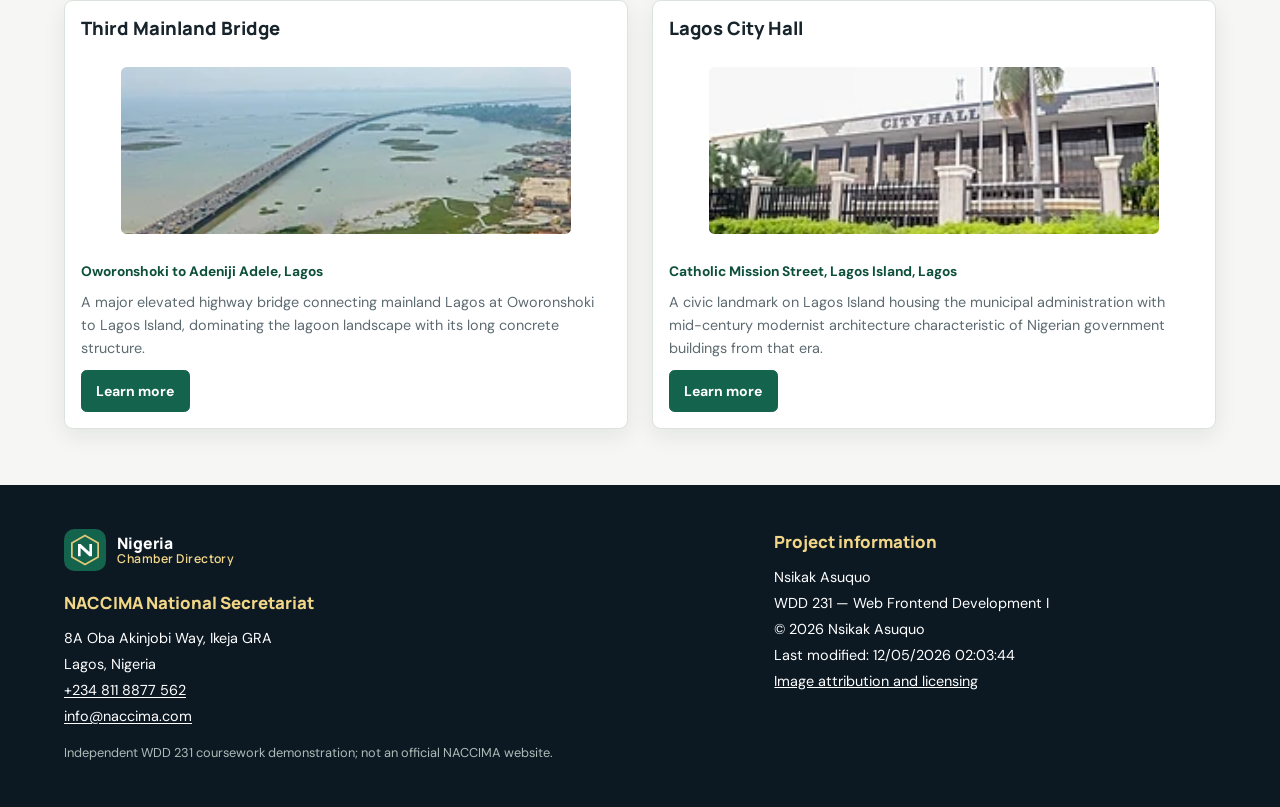
<file: chamber/discover.html>
<!DOCTYPE html>
<html lang="en">
  <head>
    <meta charset="UTF-8">
    <meta name="viewport" content="width=device-width, initial-scale=1.0">
    <meta
      name="description"
      content="Discover eight cultural, natural and civic places of interest in Lagos and Badagry, Nigeria."
    >
    <meta name="author" content="Nsikak Asuquo">
    <meta property="og:title" content="Discover Lagos | Nigeria Chamber Directory">
    <meta
      property="og:description"
      content="Explore natural attractions, museums, historic sites and civic landmarks across Lagos State."
    >
    <meta
      property="og:image"
      content="https://nsikak0.github.io/wdd231/chamber/images/directory-social.svg"
    >
    <meta
      property="og:url"
      content="https://nsikak0.github.io/wdd231/chamber/discover.html"
    >
    <meta property="og:type" content="website">
    <title>Discover Lagos | Nigeria Chamber Directory</title>
    <link rel="icon" href="images/favicon.svg" type="image/svg+xml">
    <link rel="preconnect" href="https://fonts.googleapis.com">
    <link rel="preconnect" href="https://fonts.gstatic.com" crossorigin>
    <link
      href="https://fonts.googleapis.com/css2?family=DM+Sans:wght@400;500;600;700&family=Manrope:wght@500;600;700;800&display=swap"
      rel="stylesheet"
    >
    <link rel="stylesheet" href="styles/reset.css">
    <link rel="stylesheet" href="styles/small.css">
    <link rel="stylesheet" href="styles/larger.css">
    <script src="scripts/navigation.js" defer></script>
    <script type="module" src="scripts/discover.js"></script>
  </head>
  <body>
    <a class="skip-link" href="#main-content">Skip to main content</a>
    <header class="site-header">
      <div class="header-inner">
        <a class="brand" href="index.html" aria-label="Nigeria Chamber Directory home">
          <img src="images/brand-mark.svg" alt="" width="48" height="48">
          <span class="brand__name">Nigeria <span>Chamber Directory</span></span>
        </a>
        <button
          class="menu-toggle"
          type="button"
          aria-label="Open navigation menu"
          aria-expanded="false"
          aria-controls="primary-navigation"
        >
          <span class="menu-toggle__icon" aria-hidden="true"></span>
        </button>
        <nav class="primary-navigation" id="primary-navigation" aria-label="Main navigation">
          <ul>
            <li><a href="index.html">Home</a></li>
            <li><a href="discover.html1" aria-current="page">Discover</a></li>
            <li><a href="directory.html">Directory</a></li>
            <li><a href="join.html1">Join</a></li>
          </ul>
        </nav>
      </div>
    </header>

    <main id="main-content">
      <section class="page-intro" aria-labelledby="discover-heading">
        <div class="page-intro__inner">
          <p class="eyebrow">A place of culture, history and enterprise</p>
          <h1 id="discover-heading">Discover Lagos</h1>
          <p class="page-intro__text">
            Explore the natural spaces, cultural institutions and landmarks that
            make Lagos State a distinctive place to live, work and visit.
          </p>
        </div>
      </section>

      <section class="discover-content" aria-labelledby="places-heading">
        <div class="discover-heading">
          <div>
            <p class="eyebrow eyebrow--green">Explore the area</p>
            <h2 id="places-heading">Places of interest</h2>
          </div>
          <p id="visit-message" class="visit-message" role="status" aria-live="polite"></p>
        </div>
        <p class="discover-note" id="discover-status" role="status" aria-live="polite">
          Loading places of interest…
        </p>
        <div class="discover-grid" id="discover-grid" aria-describedby="places-heading"></div>
      </section>

      <dialog class="discover-dialog" id="place-dialog" aria-labelledby="place-dialog-heading">
        <div class="discover-dialog__header">
          <h2 id="place-dialog-heading"></h2>
          <button class="dialog-close" type="button" aria-label="Close place details">×</button>
        </div>
        <p class="discover-dialog__details" id="place-dialog-details"></p>
        <p class="discover-dialog__source">
          <span id="place-source"></span>
          <span aria-hidden="true"> · </span>
          <span id="image-source"></span>
        </p>
      </dialog>
    </main>

    <footer class="site-footer">
      <div class="footer-inner">
        <section class="footer-contact" aria-labelledby="contact-heading">
          <a class="brand brand--footer" href="index.html">
            <img src="images/brand-mark.svg" alt="" width="42" height="42">
            <span class="brand__name">Nigeria <span>Chamber Directory</span></span>
          </a>
          <h2 id="contact-heading">NACCIMA National Secretariat</h2>
          <address>
            8A Oba Akinjobi Way, Ikeja GRA<br>
            Lagos, Nigeria<br>
            <a href="tel:+2348118877562">+234 811 8877 562</a><br>
            <a href="mailto:info@naccima.com">info@naccima.com</a>
          </address>
          <p class="footer-disclaimer">
            Independent WDD 231 coursework demonstration; not an official NACCIMA website.
          </p>
        </section>
        <section class="footer-project" aria-labelledby="project-heading">
          <h2 id="project-heading">Project information</h2>
          <p>Nsikak Asuquo</p>
          <p>WDD 231 — Web Frontend Development I</p>
          <p>© <span id="current-year"></span> Nsikak Asuquo</p>
          <p>Last modified: <span id="last-modified">Loading date…</span></p>
          <p><a href="https://commons.wikimedia.org/">Image attribution and licensing</a></p>
        </section>
      </div>
    </footer>
  </body>
</html>
</file>
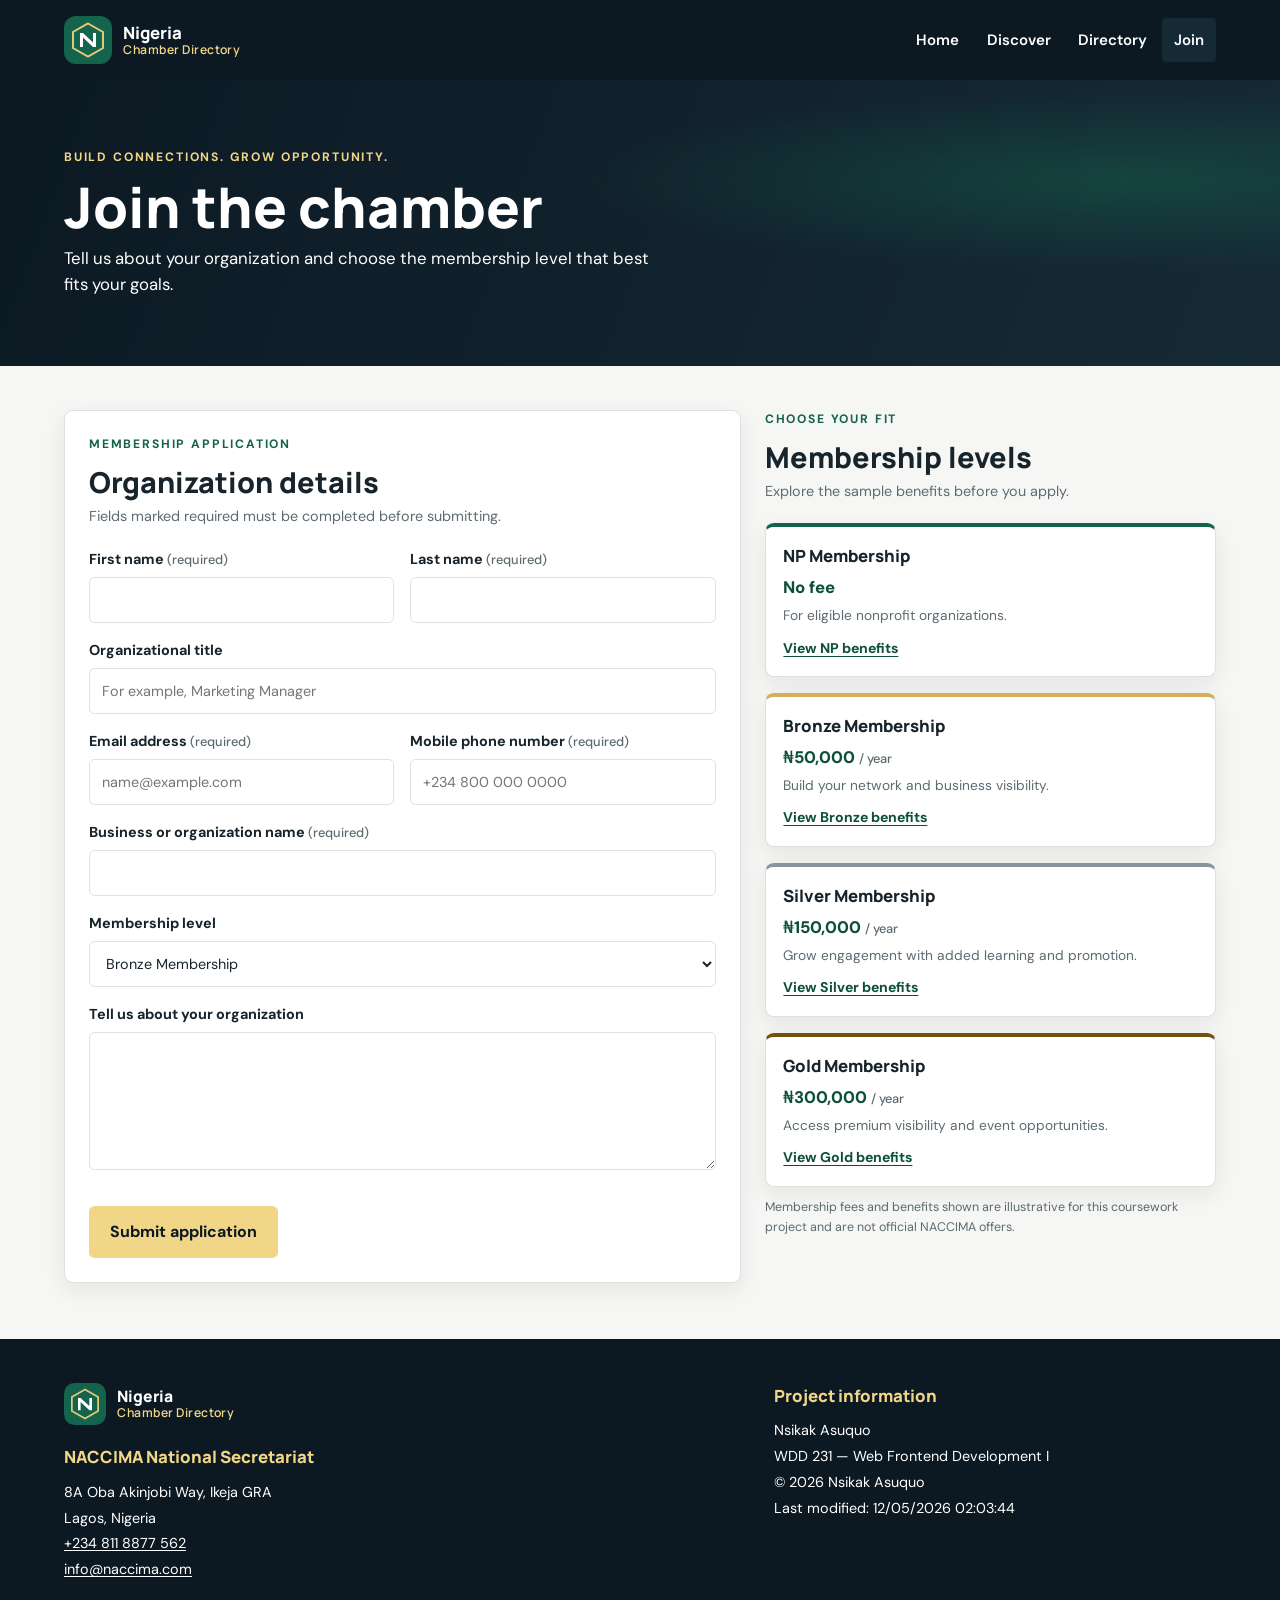
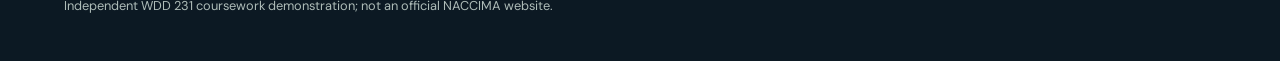
<file: chamber/join.html>
<!DOCTYPE html>
<html lang="en">
  <head>
    <meta charset="UTF-8">
    <meta name="viewport" content="width=device-width, initial-scale=1.0">
    <meta
      name="description"
      content="Apply to join the Nigeria Chamber Directory and learn about the illustrative membership levels and benefits."
    >
    <meta name="author" content="Nsikak Asuquo">
    <meta property="og:title" content="Join | Nigeria Chamber Directory">
    <meta
      property="og:description"
      content="Explore membership options and submit an application to the Nigeria Chamber Directory."
    >
    <meta
      property="og:image"
      content="https://nsikak0.github.io/wdd231/chamber/images/directory-social.svg"
    >
    <meta
      property="og:url"
      content="https://nsikak0.github.io/wdd231/chamber/join.html"
    >
    <meta property="og:type" content="website">
    <title>Join | Nigeria Chamber Directory</title>
    <link rel="icon" href="images/favicon.svg" type="image/svg+xml">
    <link rel="preconnect" href="https://fonts.googleapis.com">
    <link rel="preconnect" href="https://fonts.gstatic.com" crossorigin>
    <link
      href="https://fonts.googleapis.com/css2?family=DM+Sans:wght@400;500;600;700&family=Manrope:wght@500;600;700;800&display=swap"
      rel="stylesheet"
    >
    <link rel="stylesheet" href="styles/reset.css">
    <link rel="stylesheet" href="styles/small.css">
    <link rel="stylesheet" href="styles/larger.css">
    <script src="scripts/navigation.js" defer></script>
    <script src="scripts/join.js" defer></script>
  </head>
  <body>
    <a class="skip-link" href="#main-content">Skip to main content</a>
    <header class="site-header">
      <div class="header-inner">
        <a class="brand" href="index.html" aria-label="Nigeria Chamber Directory home">
          <img src="images/brand-mark.svg" alt="" width="48" height="48">
          <span class="brand__name">Nigeria <span>Chamber Directory</span></span>
        </a>
        <button
          class="menu-toggle"
          type="button"
          aria-label="Open navigation menu"
          aria-expanded="false"
          aria-controls="primary-navigation"
        >
          <span class="menu-toggle__icon" aria-hidden="true"></span>
        </button>
        <nav class="primary-navigation" id="primary-navigation" aria-label="Main navigation">
          <ul>
            <li><a href="index.html">Home</a></li>
            <li><a href="discover.html1">Discover</a></li>
            <li><a href="directory.html">Directory</a></li>
            <li><a href="join.html1" aria-current="page">Join</a></li>
          </ul>
        </nav>
      </div>
    </header>

    <main id="main-content">
      <section class="page-intro" aria-labelledby="join-heading">
        <div class="page-intro__inner">
          <p class="eyebrow">Build connections. Grow opportunity.</p>
          <h1 id="join-heading">Join the chamber</h1>
          <p class="page-intro__text">
            Tell us about your organization and choose the membership level that
            best fits your goals.
          </p>
        </div>
      </section>

      <section class="join-layout" aria-label="Membership application and levels">
        <div class="application-panel surface">
          <div class="join-section-heading">
            <p class="eyebrow eyebrow--green">Membership application</p>
            <h2>Organization details</h2>
            <p>Fields marked required must be completed before submitting.</p>
          </div>
          <form class="membership-form" method="get" action="thankyou.html">
            <label class="form-field" for="first-name">
              <span>First name <span class="required-indicator">(required)</span></span>
              <input
                id="first-name"
                name="firstName"
                type="text"
                title="Enter your first name."
                autocomplete="given-name"
                required
              >
            </label>
            <label class="form-field" for="last-name">
              <span>Last name <span class="required-indicator">(required)</span></span>
              <input
                id="last-name"
                name="lastName"
                type="text"
                title="Enter your last name."
                autocomplete="family-name"
                required
              >
            </label>
            <label class="form-field form-field--wide" for="organization-title">
              <span>Organizational title</span>
              <input
                id="organization-title"
                name="organizationTitle"
                type="text"
                title="Use at least seven letters, spaces, or hyphens."
                autocomplete="organization-title"
                pattern="[A-Za-z \x2D]{7,}"
                minlength="7"
                placeholder="For example, Marketing Manager"
              >
            </label>
            <label class="form-field" for="email">
              <span>Email address <span class="required-indicator">(required)</span></span>
              <input
                id="email"
                name="email"
                type="email"
                title="Enter an email address where we can contact you."
                autocomplete="email"
                placeholder="name@example.com"
                required
              >
            </label>
            <label class="form-field" for="phone">
              <span>Mobile phone number <span class="required-indicator">(required)</span></span>
              <input
                id="phone"
                name="phone"
                type="tel"
                title="Enter your mobile phone number, including the country code."
                autocomplete="tel"
                placeholder="+234 800 000 0000"
                required
              >
            </label>
            <label class="form-field form-field--wide" for="organization">
              <span>Business or organization name <span class="required-indicator">(required)</span></span>
              <input
                id="organization"
                name="organization"
                type="text"
                title="Enter the legal or commonly used name of your organization."
                autocomplete="organization"
                required
              >
            </label>
            <label class="form-field form-field--wide" for="membership">
              <span>Membership level</span>
              <select id="membership" name="membership" title="Choose a membership level.">
                <option value="np">NP Membership — No fee</option>
                <option value="bronze" selected>Bronze Membership</option>
                <option value="silver">Silver Membership</option>
                <option value="gold">Gold Membership</option>
              </select>
            </label>
            <label class="form-field form-field--wide" for="description">
              <span>Tell us about your organization</span>
              <textarea
                id="description"
                name="description"
                rows="5"
                title="Share a brief description of your organization and its goals."
              ></textarea>
            </label>
            <input id="timestamp" name="timestamp" type="hidden" value="">
            <input
              class="button button--gold form-submit"
              type="submit"
              value="Submit application"
            >
          </form>
        </div>

        <aside class="membership-aside" aria-labelledby="levels-heading">
          <div class="join-section-heading">
            <p class="eyebrow eyebrow--green">Choose your fit</p>
            <h2 id="levels-heading">Membership levels</h2>
            <p>Explore the sample benefits before you apply.</p>
          </div>
          <div class="membership-cards">
            <article class="membership-card surface membership-card--np">
              <h3>NP Membership</h3>
              <p class="membership-price">No fee</p>
              <p>For eligible nonprofit organizations.</p>
              <a class="membership-info-link" href="#np-details">View NP benefits</a>
            </article>
            <article class="membership-card surface membership-card--bronze">
              <h3>Bronze Membership</h3>
              <p class="membership-price">₦50,000 <span>/ year</span></p>
              <p>Build your network and business visibility.</p>
              <a class="membership-info-link" href="#bronze-details">View Bronze benefits</a>
            </article>
            <article class="membership-card surface membership-card--silver">
              <h3>Silver Membership</h3>
              <p class="membership-price">₦150,000 <span>/ year</span></p>
              <p>Grow engagement with added learning and promotion.</p>
              <a class="membership-info-link" href="#silver-details">View Silver benefits</a>
            </article>
            <article class="membership-card surface membership-card--gold">
              <h3>Gold Membership</h3>
              <p class="membership-price">₦300,000 <span>/ year</span></p>
              <p>Access premium visibility and event opportunities.</p>
              <a class="membership-info-link" href="#gold-details">View Gold benefits</a>
            </article>
          </div>
          <p class="membership-disclaimer">
            Membership fees and benefits shown are illustrative for this
            coursework project and are not official NACCIMA offers.
          </p>
        </aside>
      </section>

      <dialog class="membership-dialog" id="np-details" aria-labelledby="np-dialog-heading">
        <div class="membership-dialog__header">
          <h2 id="np-dialog-heading">NP Membership benefits</h2>
          <button class="dialog-close" type="button" aria-label="Close NP membership details">×</button>
        </div>
        <p>Designed for nonprofit organizations contributing to their communities.</p>
        <ul>
          <li>No annual membership fee.</li>
          <li>Attend selected networking events at no charge.</li>
          <li>Access member learning resources and community updates.</li>
        </ul>
      </dialog>

      <dialog class="membership-dialog" id="bronze-details" aria-labelledby="bronze-dialog-heading">
        <div class="membership-dialog__header">
          <h2 id="bronze-dialog-heading">Bronze Membership benefits</h2>
          <button class="dialog-close" type="button" aria-label="Close Bronze membership details">×</button>
        </div>
        <p>A practical starting point for organizations building new business connections.</p>
        <ul>
          <li>Member directory listing.</li>
          <li>Invitations to networking events.</li>
          <li>Discounted registration for selected workshops.</li>
        </ul>
      </dialog>

      <dialog class="membership-dialog" id="silver-details" aria-labelledby="silver-dialog-heading">
        <div class="membership-dialog__header">
          <h2 id="silver-dialog-heading">Silver Membership benefits</h2>
          <button class="dialog-close" type="button" aria-label="Close Silver membership details">×</button>
        </div>
        <p>For growing organizations looking for more ways to learn and be seen.</p>
        <ul>
          <li>All Bronze benefits.</li>
          <li>Priority access to selected training sessions.</li>
          <li>Eligibility for a rotating website business spotlight.</li>
          <li>Additional event registration discounts.</li>
        </ul>
      </dialog>

      <dialog class="membership-dialog" id="gold-details" aria-labelledby="gold-dialog-heading">
        <div class="membership-dialog__header">
          <h2 id="gold-dialog-heading">Gold Membership benefits</h2>
          <button class="dialog-close" type="button" aria-label="Close Gold membership details">×</button>
        </div>
        <p>Enhanced engagement for organizations seeking broader visibility.</p>
        <ul>
          <li>All Silver benefits.</li>
          <li>Featured placement in selected member promotions.</li>
          <li>Complimentary entry to selected premium events.</li>
          <li>Priority consideration for a website business spotlight.</li>
        </ul>
      </dialog>
    </main>

    <footer class="site-footer">
      <div class="footer-inner">
        <section class="footer-contact" aria-labelledby="contact-heading">
          <a class="brand brand--footer" href="index.html">
            <img src="images/brand-mark.svg" alt="" width="42" height="42">
            <span class="brand__name">Nigeria <span>Chamber Directory</span></span>
          </a>
          <h2 id="contact-heading">NACCIMA National Secretariat</h2>
          <address>
            8A Oba Akinjobi Way, Ikeja GRA<br>
            Lagos, Nigeria<br>
            <a href="tel:+2348118877562">+234 811 8877 562</a><br>
            <a href="mailto:info@naccima.com">info@naccima.com</a>
          </address>
          <p class="footer-disclaimer">
            Independent WDD 231 coursework demonstration; not an official NACCIMA website.
          </p>
        </section>
        <section class="footer-project" aria-labelledby="project-heading">
          <h2 id="project-heading">Project information</h2>
          <p>Nsikak Asuquo</p>
          <p>WDD 231 — Web Frontend Development I</p>
          <p>© <span id="current-year"></span> Nsikak Asuquo</p>
          <p>Last modified: <span id="last-modified">Loading date…</span></p>
        </section>
      </div>
    </footer>
  </body>
</html>
</file>
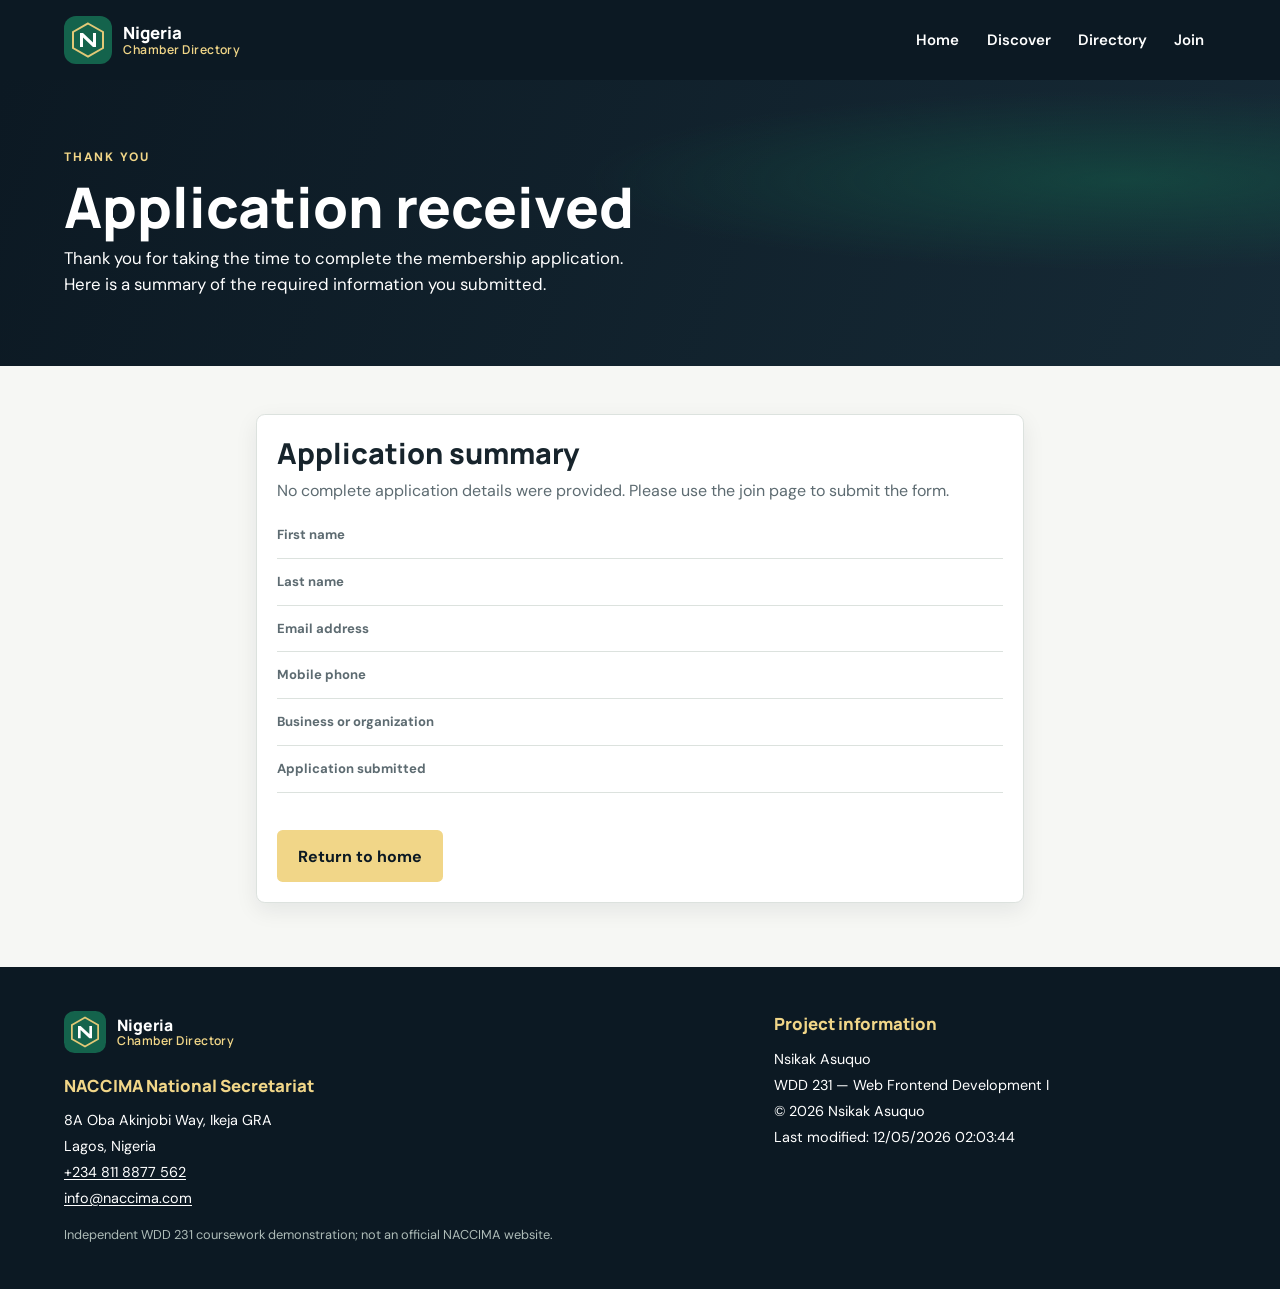
<file: chamber/thankyou.html>
<!DOCTYPE html>
<html lang="en">
  <head>
    <meta charset="UTF-8">
    <meta name="viewport" content="width=device-width, initial-scale=1.0">
    <meta
      name="description"
      content="Thank you for submitting a membership application to the Nigeria Chamber Directory."
    >
    <meta name="author" content="Nsikak Asuquo">
    <meta property="og:title" content="Application received | Nigeria Chamber Directory">
    <meta
      property="og:description"
      content="Review the information submitted with your illustrative membership application."
    >
    <meta
      property="og:image"
      content="https://nsikak0.github.io/wdd231/chamber/images/directory-social.svg"
    >
    <meta
      property="og:url"
      content="https://nsikak0.github.io/wdd231/chamber/thankyou.html"
    >
    <meta property="og:type" content="website">
    <title>Application received | Nigeria Chamber Directory</title>
    <link rel="icon" href="images/favicon.svg" type="image/svg+xml">
    <link rel="preconnect" href="https://fonts.googleapis.com">
    <link rel="preconnect" href="https://fonts.gstatic.com" crossorigin>
    <link
      href="https://fonts.googleapis.com/css2?family=DM+Sans:wght@400;500;600;700&family=Manrope:wght@500;600;700;800&display=swap"
      rel="stylesheet"
    >
    <link rel="stylesheet" href="styles/reset.css">
    <link rel="stylesheet" href="styles/small.css">
    <link rel="stylesheet" href="styles/larger.css">
    <script src="scripts/navigation.js" defer></script>
    <script src="scripts/thankyou.js" defer></script>
  </head>
  <body>
    <a class="skip-link" href="#main-content">Skip to main content</a>
    <header class="site-header">
      <div class="header-inner">
        <a class="brand" href="index.html" aria-label="Nigeria Chamber Directory home">
          <img src="images/brand-mark.svg" alt="" width="48" height="48">
          <span class="brand__name">Nigeria <span>Chamber Directory</span></span>
        </a>
        <button
          class="menu-toggle"
          type="button"
          aria-label="Open navigation menu"
          aria-expanded="false"
          aria-controls="primary-navigation"
        >
          <span class="menu-toggle__icon" aria-hidden="true"></span>
        </button>
        <nav class="primary-navigation" id="primary-navigation" aria-label="Main navigation">
          <ul>
            <li><a href="index.html">Home</a></li>
            <li><a href="discover.html">Discover</a></li>
            <li><a href="directory.html">Directory</a></li>
            <li><a href="join.html">Join</a></li>
          </ul>
        </nav>
      </div>
    </header>

    <main id="main-content">
      <section class="page-intro" aria-labelledby="confirmation-heading">
        <div class="page-intro__inner">
          <p class="eyebrow">Thank you</p>
          <h1 id="confirmation-heading">Application received</h1>
          <p class="page-intro__text">
            Thank you for taking the time to complete the membership application.
            Here is a summary of the required information you submitted.
          </p>
        </div>
      </section>
      <section class="confirmation-section" aria-labelledby="summary-heading">
        <div class="confirmation-card surface">
          <h2 id="summary-heading">Application summary</h2>
          <p id="confirmation-message" class="confirmation-message" role="status" aria-live="polite"></p>
          <dl id="application-summary" class="application-summary" hidden>
            <div><dt>First name</dt><dd data-field="firstName"></dd></div>
            <div><dt>Last name</dt><dd data-field="lastName"></dd></div>
            <div><dt>Email address</dt><dd data-field="email"></dd></div>
            <div><dt>Mobile phone</dt><dd data-field="phone"></dd></div>
            <div><dt>Business or organization</dt><dd data-field="organization"></dd></div>
            <div><dt>Application submitted</dt><dd data-field="timestamp"></dd></div>
          </dl>
          <a class="button button--gold" href="index.html">Return to home</a>
        </div>
      </section>
    </main>

    <footer class="site-footer">
      <div class="footer-inner">
        <section class="footer-contact" aria-labelledby="contact-heading">
          <a class="brand brand--footer" href="index.html">
            <img src="images/brand-mark.svg" alt="" width="42" height="42">
            <span class="brand__name">Nigeria <span>Chamber Directory</span></span>
          </a>
          <h2 id="contact-heading">NACCIMA National Secretariat</h2>
          <address>
            8A Oba Akinjobi Way, Ikeja GRA<br>
            Lagos, Nigeria<br>
            <a href="tel:+2348118877562">+234 811 8877 562</a><br>
            <a href="mailto:info@naccima.com">info@naccima.com</a>
          </address>
          <p class="footer-disclaimer">
            Independent WDD 231 coursework demonstration; not an official NACCIMA website.
          </p>
        </section>
        <section class="footer-project" aria-labelledby="project-heading">
          <h2 id="project-heading">Project information</h2>
          <p>Nsikak Asuquo</p>
          <p>WDD 231 — Web Frontend Development I</p>
          <p>© <span id="current-year"></span> Nsikak Asuquo</p>
          <p>Last modified: <span id="last-modified">Loading date…</span></p>
        </section>
      </div>
    </footer>
  </body>
</html>
</file>
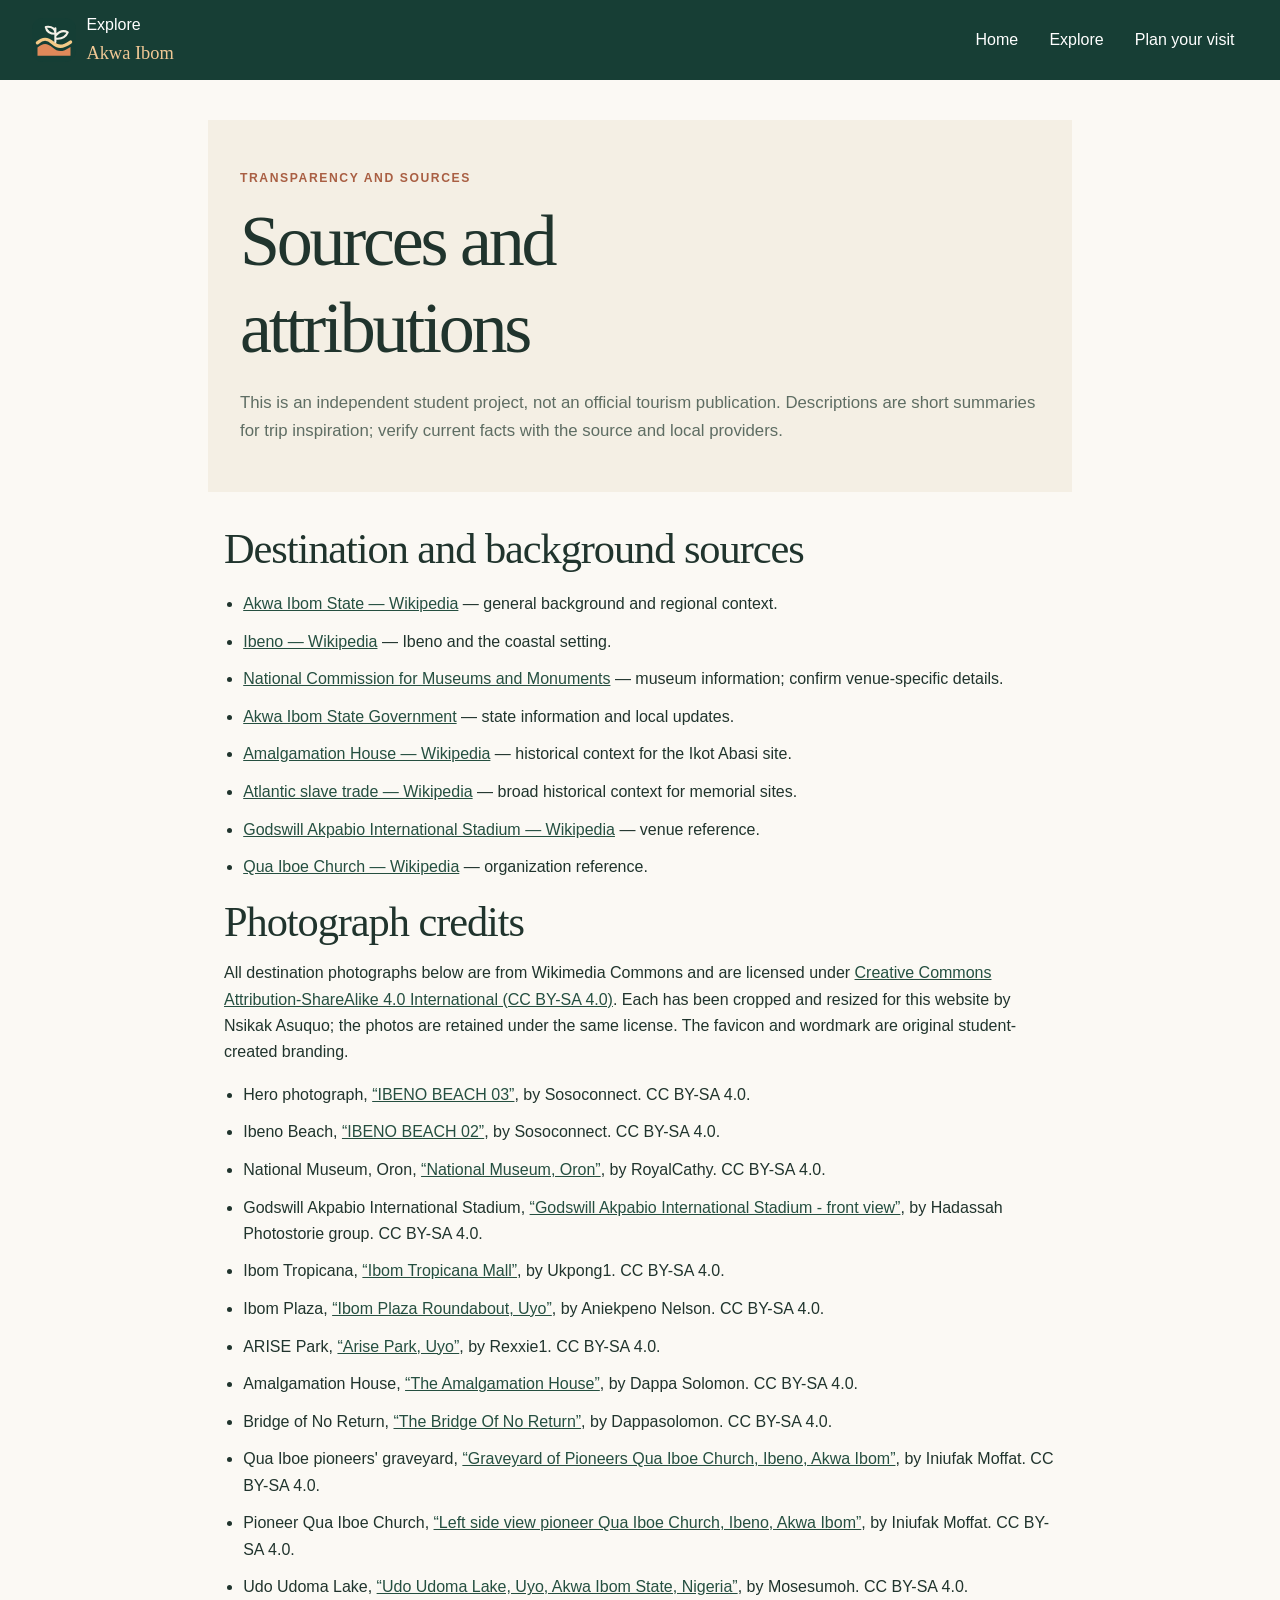
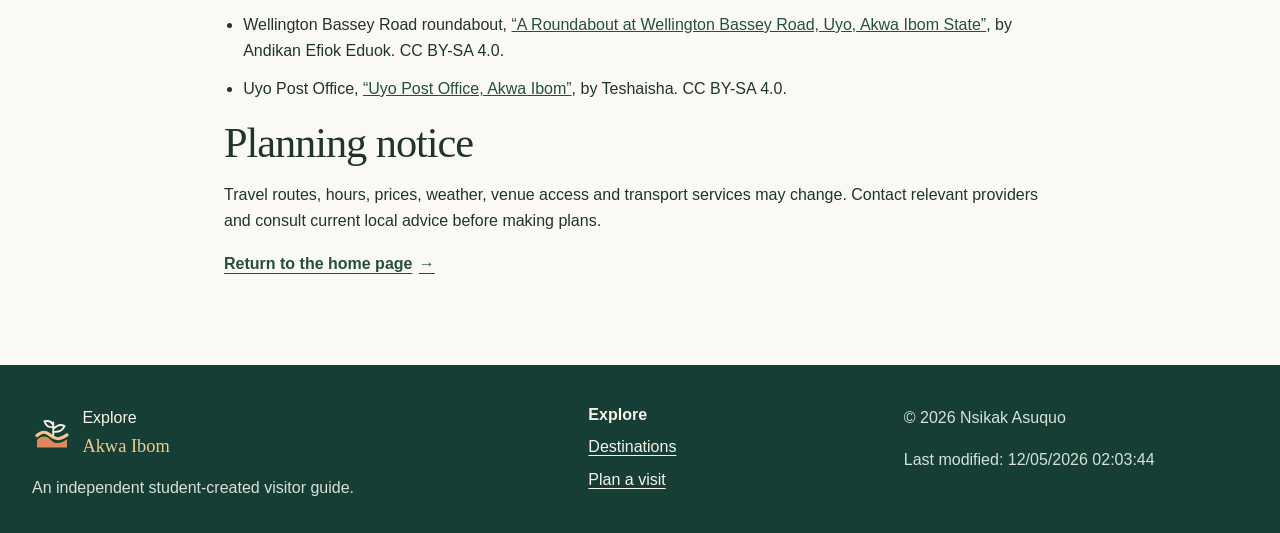
<file: final-project/attributions.html>
<!DOCTYPE html>
<html lang="en">
  <head>
    <meta charset="UTF-8">
    <meta name="viewport" content="width=device-width, initial-scale=1">
    <meta name="description" content="Sources and image attributions for the Explore Akwa Ibom independent student visitor guide.">
    <meta name="author" content="Nsikak Asuquo">
    <meta property="og:title" content="Sources and attributions | Explore Akwa Ibom">
    <meta property="og:description" content="Sources and Creative Commons photo credits for Explore Akwa Ibom.">
    <meta property="og:image" content="https://nsikak0.github.io/wdd231/final/images/destinations/hero-ibeno.jpg">
    <meta property="og:url" content="https://nsikak0.github.io/wdd231/final/attributions.html">
    <meta property="og:type" content="website">
    <title>Sources and attributions | Explore Akwa Ibom</title>
    <link rel="icon" href="images/favicon.svg" type="image/svg+xml">
    <link rel="stylesheet" href="styles/small.css">
    <link rel="stylesheet" href="styles/larger.css">
    <script src="scripts/navigation.js" defer></script>
  </head>
  <body>
    <a class="skip-link" href="#main-content">Skip to main content</a>
    <header class="site-header">
      <a class="brand" href="index.html"><img src="images/favicon.svg" alt="" width="44" height="44"><span>Explore <strong>Akwa Ibom</strong></span></a>
      <button class="menu-toggle" type="button" aria-label="Open navigation menu" aria-expanded="false" aria-controls="primary-navigation"><span class="menu-toggle__icon" aria-hidden="true"></span></button>
      <nav class="primary-navigation" id="primary-navigation" aria-label="Main navigation"><ul><li><a href="index.html">Home</a></li><li><a href="explore.html">Explore</a></li><li><a href="plan.html">Plan your visit</a></li></ul></nav>
    </header>
    <main id="main-content" class="narrow-content">
      <section class="page-banner"><p class="eyebrow">Transparency and sources</p><h1>Sources and attributions</h1><p>This is an independent student project, not an official tourism publication. Descriptions are short summaries for trip inspiration; verify current facts with the source and local providers.</p></section>
      <section class="section attribution-content" aria-labelledby="facts-heading">
        <h2 id="facts-heading">Destination and background sources</h2>
        <ul>
          <li><a href="https://en.wikipedia.org/wiki/Akwa_Ibom_State" target="_blank" rel="noopener noreferrer">Akwa Ibom State — Wikipedia</a> — general background and regional context.</li>
          <li><a href="https://en.wikipedia.org/wiki/Ibeno" target="_blank" rel="noopener noreferrer">Ibeno — Wikipedia</a> — Ibeno and the coastal setting.</li>
          <li><a href="https://museum.ng/" target="_blank" rel="noopener noreferrer">National Commission for Museums and Monuments</a> — museum information; confirm venue-specific details.</li>
          <li><a href="https://akwaibomstate.gov.ng/" target="_blank" rel="noopener noreferrer">Akwa Ibom State Government</a> — state information and local updates.</li>
          <li><a href="https://en.wikipedia.org/wiki/Amalgamation_House" target="_blank" rel="noopener noreferrer">Amalgamation House — Wikipedia</a> — historical context for the Ikot Abasi site.</li>
          <li><a href="https://en.wikipedia.org/wiki/Atlantic_slave_trade" target="_blank" rel="noopener noreferrer">Atlantic slave trade — Wikipedia</a> — broad historical context for memorial sites.</li>
          <li><a href="https://en.wikipedia.org/wiki/Godswill_Akpabio_International_Stadium" target="_blank" rel="noopener noreferrer">Godswill Akpabio International Stadium — Wikipedia</a> — venue reference.</li>
          <li><a href="https://en.wikipedia.org/wiki/Qua_Iboe_Church" target="_blank" rel="noopener noreferrer">Qua Iboe Church — Wikipedia</a> — organization reference.</li>
        </ul>
        <h2 id="image-heading">Photograph credits</h2>
        <p>All destination photographs below are from Wikimedia Commons and are licensed under <a href="https://creativecommons.org/licenses/by-sa/4.0/" target="_blank" rel="noopener noreferrer">Creative Commons Attribution-ShareAlike 4.0 International (CC BY-SA 4.0)</a>. Each has been cropped and resized for this website by Nsikak Asuquo; the photos are retained under the same license. The favicon and wordmark are original student-created branding.</p>
        <ul>
          <li>Hero photograph, <a href="https://commons.wikimedia.org/wiki/File:IBENO_BEACH_03.jpg" target="_blank" rel="noopener noreferrer">“IBENO BEACH 03”</a>, by Sosoconnect. CC BY-SA 4.0.</li>
          <li>Ibeno Beach, <a href="https://commons.wikimedia.org/wiki/File:IBENO_BEACH_02.jpg" target="_blank" rel="noopener noreferrer">“IBENO BEACH 02”</a>, by Sosoconnect. CC BY-SA 4.0.</li>
          <li>National Museum, Oron, <a href="https://commons.wikimedia.org/wiki/File:National_Museum,_Oron.jpg" target="_blank" rel="noopener noreferrer">“National Museum, Oron”</a>, by RoyalCathy. CC BY-SA 4.0.</li>
          <li>Godswill Akpabio International Stadium, <a href="https://commons.wikimedia.org/wiki/File:Godswill_Akpabio_International_Stadium_-_front_view.jpg" target="_blank" rel="noopener noreferrer">“Godswill Akpabio International Stadium - front view”</a>, by Hadassah Photostorie group. CC BY-SA 4.0.</li>
          <li>Ibom Tropicana, <a href="https://commons.wikimedia.org/wiki/File:Ibom_Tropicana_Mall.jpg" target="_blank" rel="noopener noreferrer">“Ibom Tropicana Mall”</a>, by Ukpong1. CC BY-SA 4.0.</li>
          <li>Ibom Plaza, <a href="https://commons.wikimedia.org/wiki/File:Ibom_Plaza_Roundabout,_Uyo.jpg" target="_blank" rel="noopener noreferrer">“Ibom Plaza Roundabout, Uyo”</a>, by Aniekpeno Nelson. CC BY-SA 4.0.</li>
          <li>ARISE Park, <a href="https://commons.wikimedia.org/wiki/File:Arise_Park,_Uyo.jpg" target="_blank" rel="noopener noreferrer">“Arise Park, Uyo”</a>, by Rexxie1. CC BY-SA 4.0.</li>
          <li>Amalgamation House, <a href="https://commons.wikimedia.org/wiki/File:The_Amalgamation_House.jpg" target="_blank" rel="noopener noreferrer">“The Amalgamation House”</a>, by Dappa Solomon. CC BY-SA 4.0.</li>
          <li>Bridge of No Return, <a href="https://commons.wikimedia.org/wiki/File:The_Bridge_Of_No_Return.jpg" target="_blank" rel="noopener noreferrer">“The Bridge Of No Return”</a>, by Dappasolomon. CC BY-SA 4.0.</li>
          <li>Qua Iboe pioneers' graveyard, <a href="https://commons.wikimedia.org/wiki/File:Graveyard_of_Pioneers_Qua_Iboe_Church,_Ibeno,_Akwa_Ibom.jpg" target="_blank" rel="noopener noreferrer">“Graveyard of Pioneers Qua Iboe Church, Ibeno, Akwa Ibom”</a>, by Iniufak Moffat. CC BY-SA 4.0.</li>
          <li>Pioneer Qua Iboe Church, <a href="https://commons.wikimedia.org/wiki/File:Left_side_view_pioneer_Qua_Iboe_Church,_Ibeno,_Akwa_Ibom.jpg" target="_blank" rel="noopener noreferrer">“Left side view pioneer Qua Iboe Church, Ibeno, Akwa Ibom”</a>, by Iniufak Moffat. CC BY-SA 4.0.</li>
          <li>Udo Udoma Lake, <a href="https://commons.wikimedia.org/wiki/File:Udo_Udoma_Lake,_Uyo,_Akwa_Ibom_State,_Nigeria.jpg" target="_blank" rel="noopener noreferrer">“Udo Udoma Lake, Uyo, Akwa Ibom State, Nigeria”</a>, by Mosesumoh. CC BY-SA 4.0.</li>
          <li>Wellington Bassey Road roundabout, <a href="https://commons.wikimedia.org/wiki/File:A_Roundabout_at_Wellington_Bassey_Road,_Uyo,_Akwa_Ibom_State.jpg" target="_blank" rel="noopener noreferrer">“A Roundabout at Wellington Bassey Road, Uyo, Akwa Ibom State”</a>, by Andikan Efiok Eduok. CC BY-SA 4.0.</li>
          <li>Uyo Post Office, <a href="https://commons.wikimedia.org/wiki/File:Uyo_Post_Office,_Akwa_Ibom.jpg" target="_blank" rel="noopener noreferrer">“Uyo Post Office, Akwa Ibom”</a>, by Teshaisha. CC BY-SA 4.0.</li>
        </ul>
        <h2>Planning notice</h2>
        <p>Travel routes, hours, prices, weather, venue access and transport services may change. Contact relevant providers and consult current local advice before making plans.</p>
        <a class="text-link" href="index.html">Return to the home page <span aria-hidden="true">→</span></a>
      </section>
    </main>
    <footer class="site-footer"><div class="footer-main"><div><a class="brand brand--footer" href="index.html"><img src="images/favicon.svg" alt="" width="40" height="40"><span>Explore <strong>Akwa Ibom</strong></span></a><p>An independent student-created visitor guide.</p></div><div><h2>Explore</h2><ul><li><a href="explore.html">Destinations</a></li><li><a href="plan.html">Plan a visit</a></li></ul></div><div><p>© <span id="current-year"></span> Nsikak Asuquo</p><p>Last modified: <span id="last-modified"></span></p></div></div></footer>
  </body>
</html>
</file>
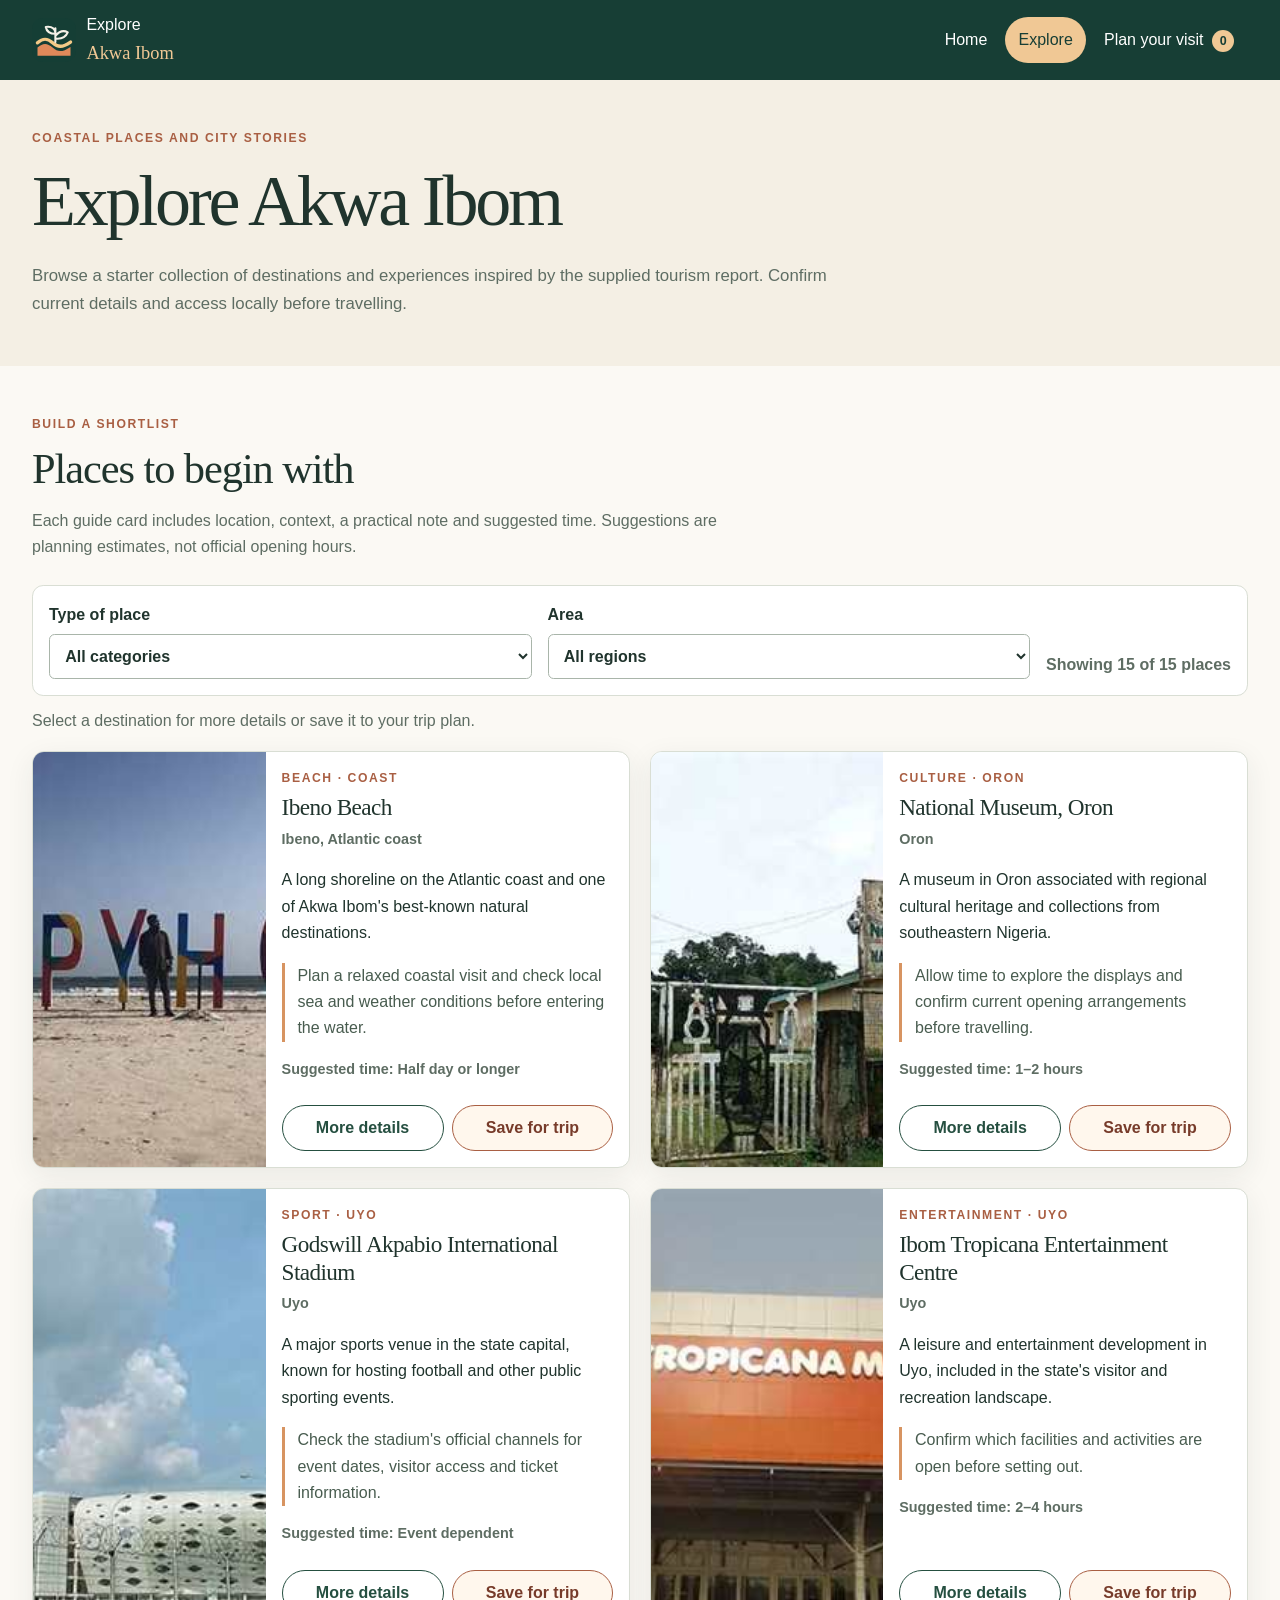
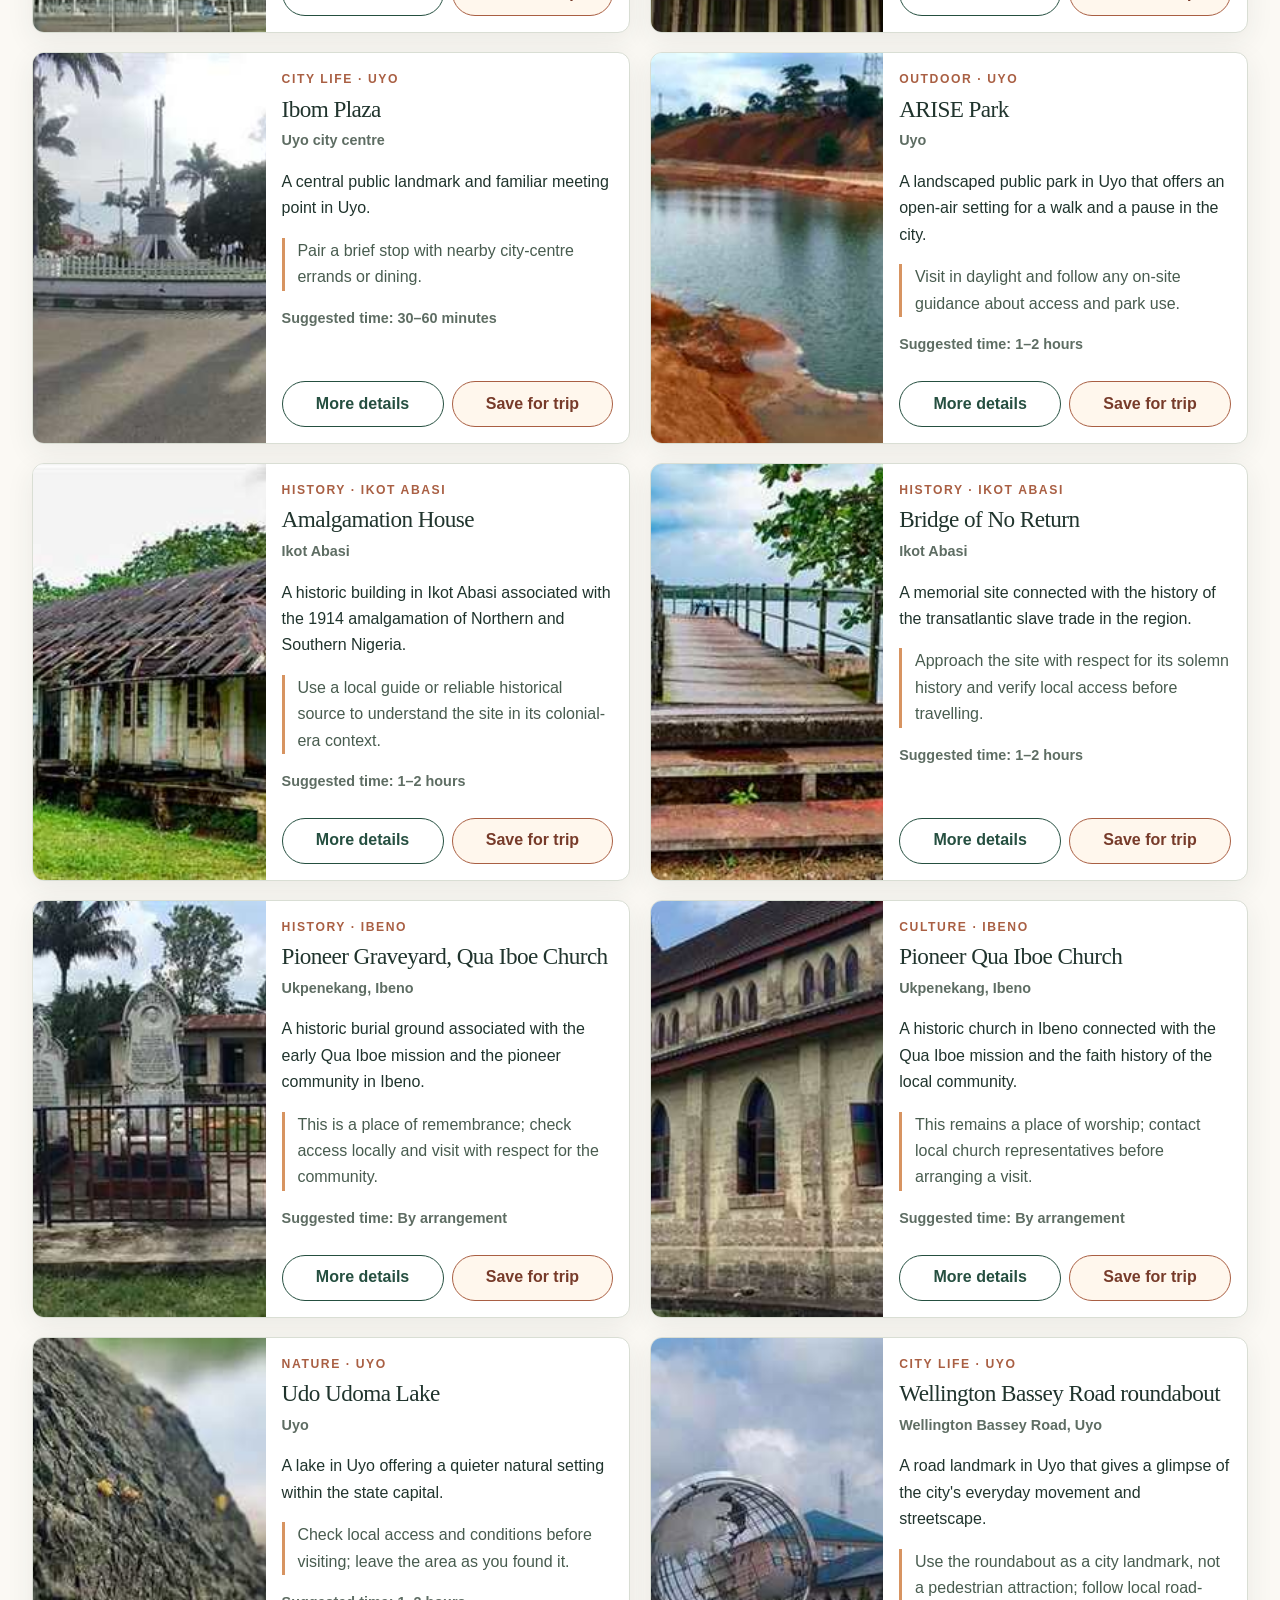
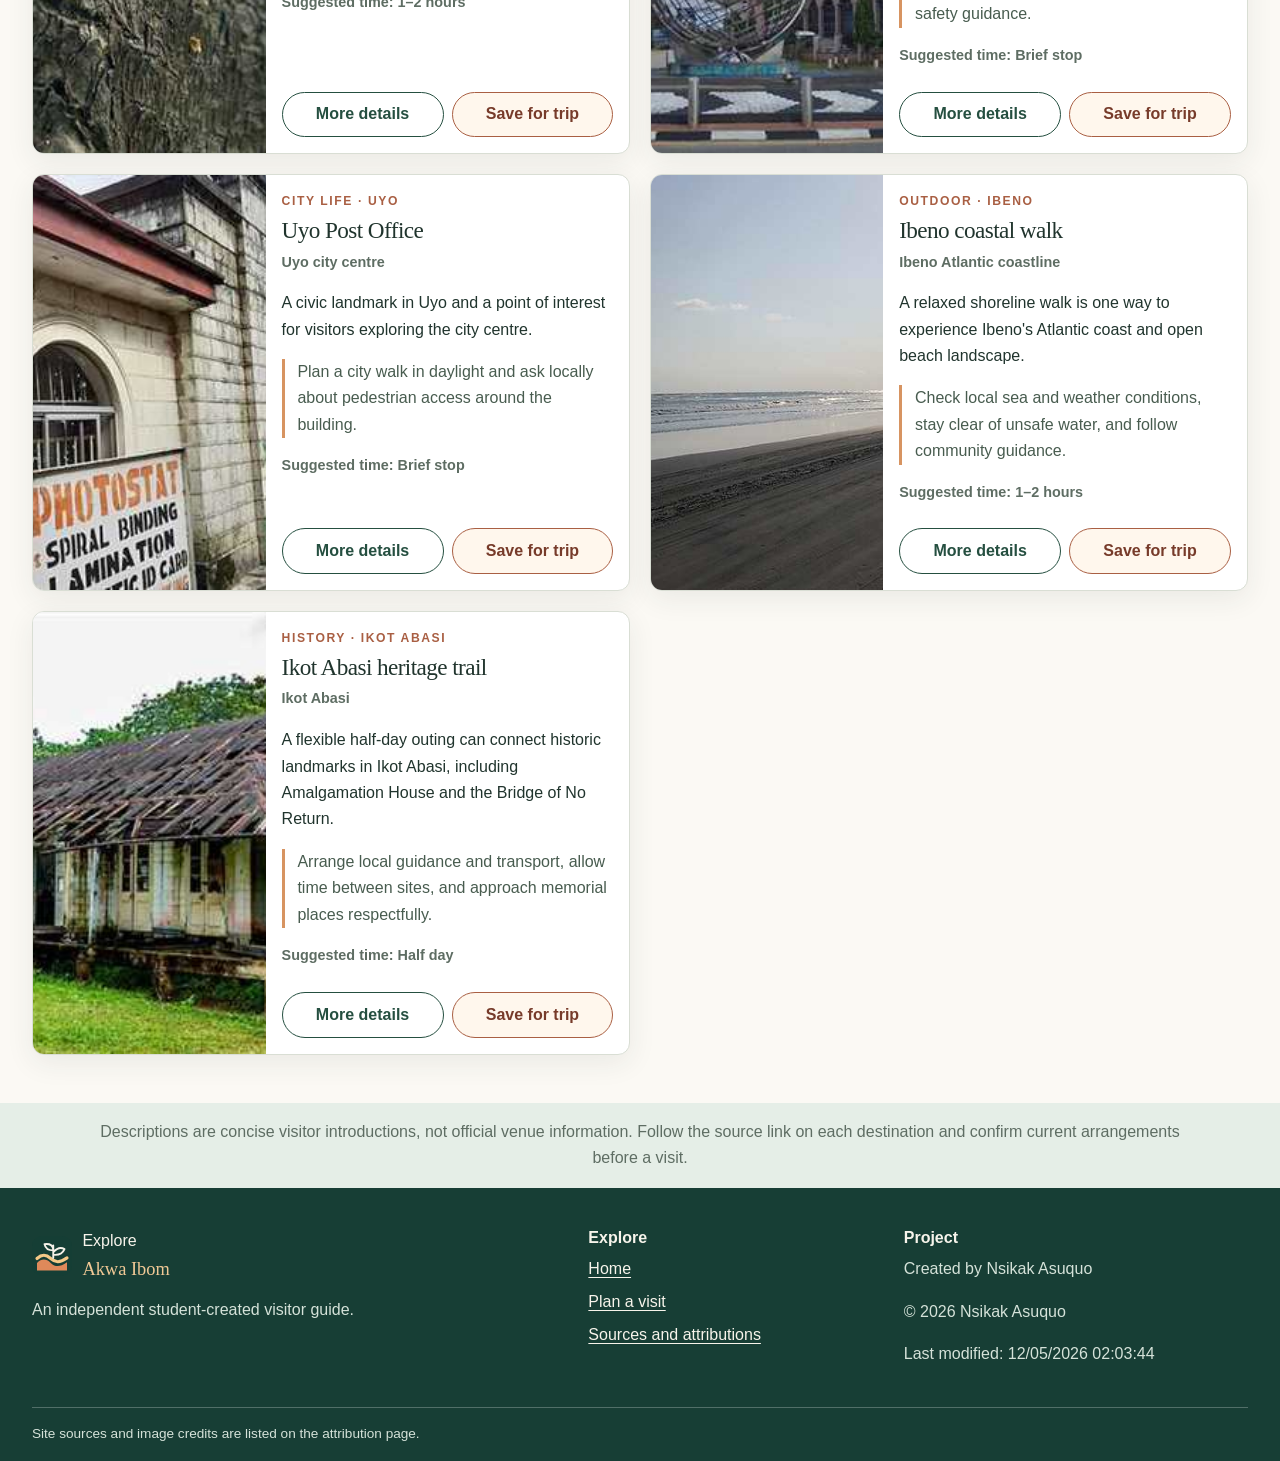
<file: final-project/explore.html>
<!DOCTYPE html>
<html lang="en">
  <head>
    <meta charset="UTF-8">
    <meta name="viewport" content="width=device-width, initial-scale=1">
    <meta name="description" content="Browse 15 destinations and experiences across Akwa Ibom State, Nigeria, and save places to your travel shortlist.">
    <meta name="author" content="Nsikak Asuquo">
    <meta property="og:title" content="Explore places | Explore Akwa Ibom">
    <meta property="og:description" content="Filter coast, culture, history and city destinations around Akwa Ibom.">
    <meta property="og:image" content="https://nsikak0.github.io/wdd231/final/images/destinations/hero-ibeno.jpg">
    <meta property="og:url" content="https://nsikak0.github.io/wdd231/final/explore.html">
    <meta property="og:type" content="website">
    <title>Explore destinations | Explore Akwa Ibom</title>
    <link rel="icon" href="images/favicon.svg" type="image/svg+xml">
    <link rel="stylesheet" href="styles/small.css">
    <link rel="stylesheet" href="styles/larger.css">
    <script src="scripts/navigation.js" defer></script>
    <script type="module" src="scripts/explore.js"></script>
  </head>
  <body>
    <a class="skip-link" href="#main-content">Skip to main content</a>
    <header class="site-header">
      <a class="brand" href="index.html"><img src="images/favicon.svg" alt="" width="44" height="44"><span>Explore <strong>Akwa Ibom</strong></span></a>
      <button class="menu-toggle" type="button" aria-label="Open navigation menu" aria-expanded="false" aria-controls="primary-navigation"><span class="menu-toggle__icon" aria-hidden="true"></span></button>
      <nav class="primary-navigation" id="primary-navigation" aria-label="Main navigation"><ul><li><a href="index.html">Home</a></li><li><a href="explore.html" aria-current="page">Explore</a></li><li><a href="plan.html">Plan your visit <span class="nav-count" id="saved-count">0</span></a></li></ul></nav>
    </header>
    <main id="main-content">
      <section class="page-banner"><p class="eyebrow">Coastal places and city stories</p><h1>Explore Akwa Ibom</h1><p>Browse a starter collection of destinations and experiences inspired by the supplied tourism report. Confirm current details and access locally before travelling.</p></section>
      <section class="explore-section" aria-labelledby="places-heading">
        <div class="section-heading"><p class="eyebrow">Build a shortlist</p><h2 id="places-heading">Places to begin with</h2><p>Each guide card includes location, context, a practical note and suggested time. Suggestions are planning estimates, not official opening hours.</p></div>
        <form class="filters" aria-label="Filter destinations">
          <label>Type of place<select id="category-filter"></select></label>
          <label>Area<select id="region-filter"></select></label>
          <p id="result-count" class="filter-count" aria-live="polite">Loading destination count…</p>
        </form>
        <p id="places-status" class="status-message" role="status" aria-live="polite">Loading destinations…</p>
        <div class="places-grid" id="places-grid"></div>
      </section>
      <dialog class="place-dialog" id="place-dialog" aria-labelledby="dialog-title">
        <div class="dialog-heading"><h2 id="dialog-title"></h2><button class="dialog-close" type="button" aria-label="Close destination details">×</button></div>
        <div id="dialog-body" class="dialog-body"></div>
      </dialog>
      <section class="source-note"><p>Descriptions are concise visitor introductions, not official venue information. Follow the source link on each destination and confirm current arrangements before a visit.</p></section>
    </main>
    <footer class="site-footer">
      <div class="footer-main"><div><a class="brand brand--footer" href="index.html"><img src="images/favicon.svg" alt="" width="40" height="40"><span>Explore <strong>Akwa Ibom</strong></span></a><p>An independent student-created visitor guide.</p></div><div><h2>Explore</h2><ul><li><a href="index.html">Home</a></li><li><a href="plan.html">Plan a visit</a></li><li><a href="attributions.html">Sources and attributions</a></li></ul></div><div><h2>Project</h2><p>Created by Nsikak Asuquo</p><p>© <span id="current-year"></span> Nsikak Asuquo</p><p>Last modified: <span id="last-modified"></span></p></div></div>
      <p class="footer-note">Site sources and image credits are listed on the attribution page.</p>
    </footer>
  </body>
</html>
</file>
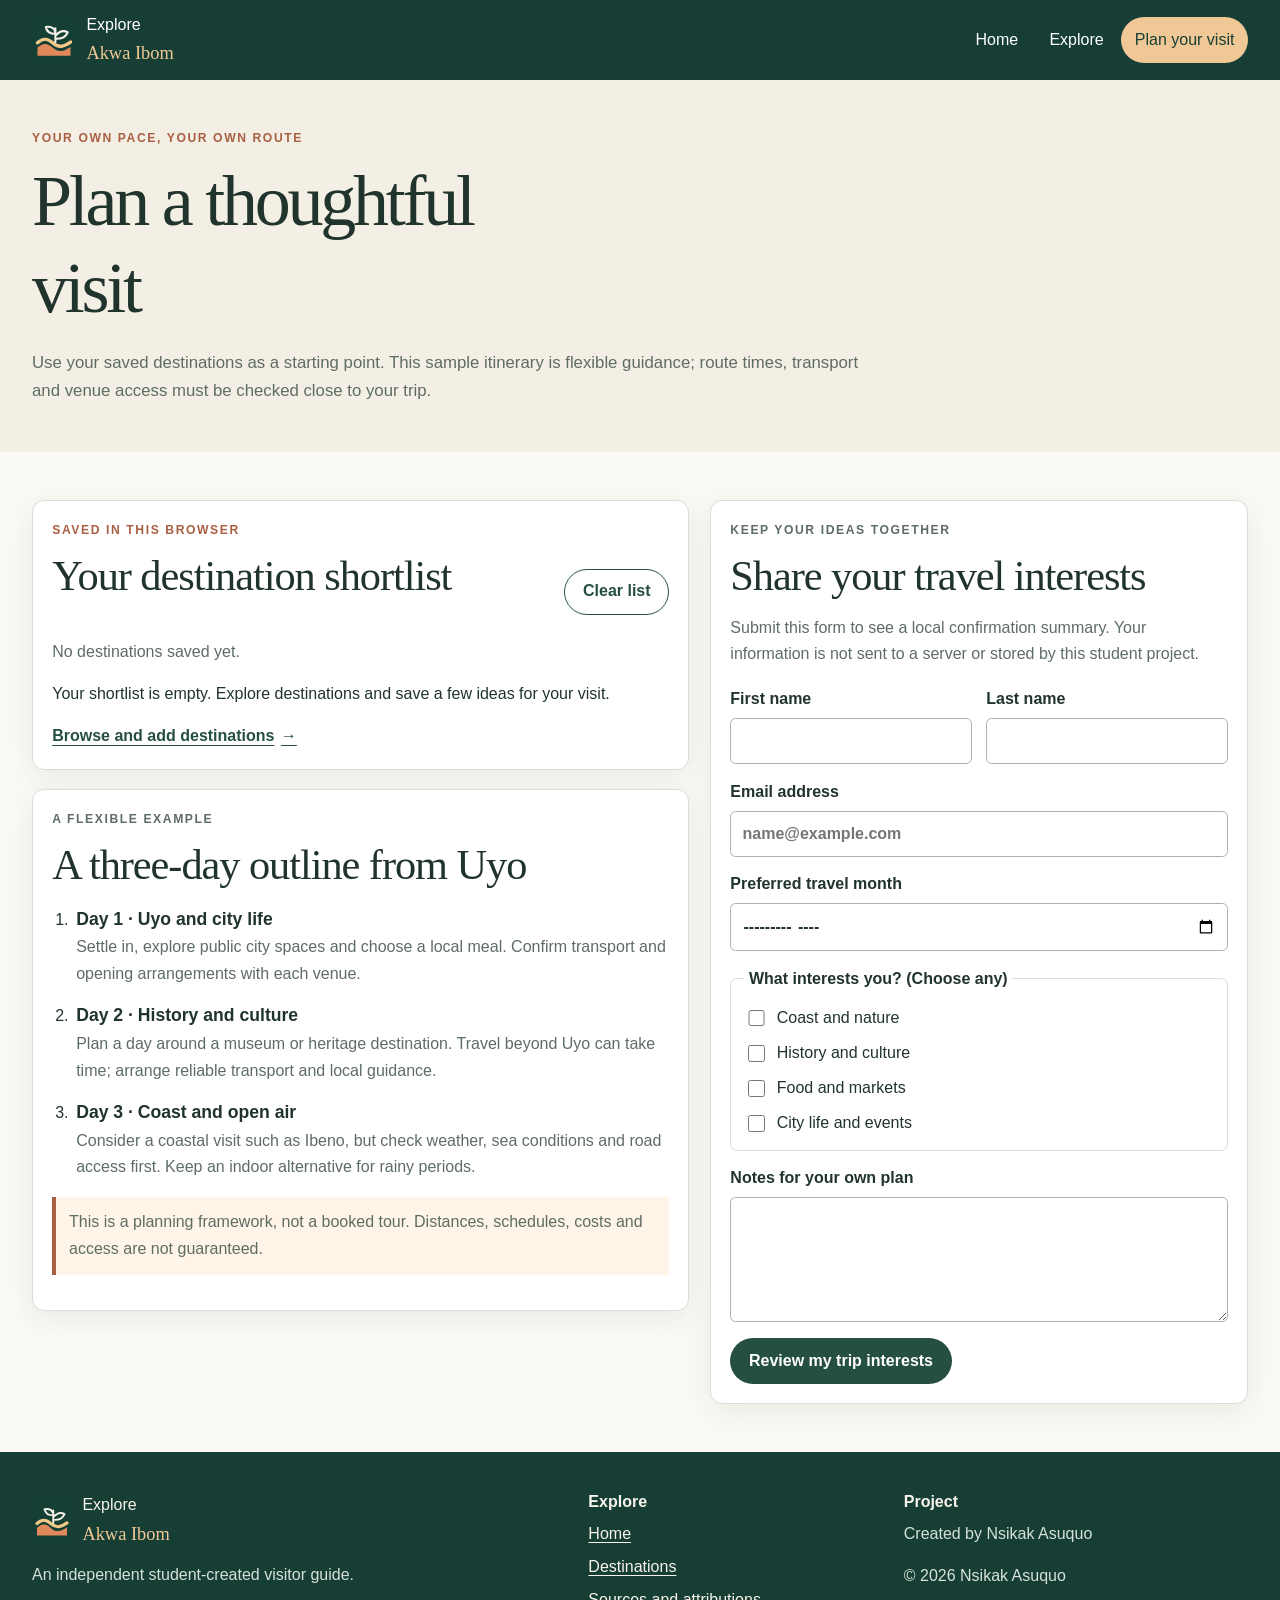
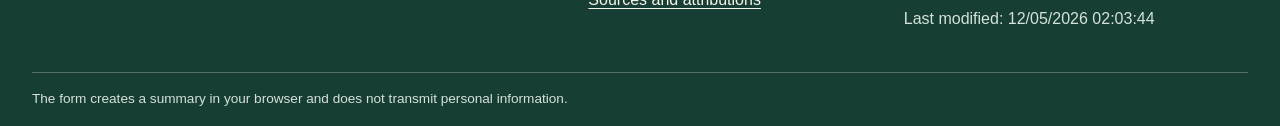
<file: final-project/plan.html>
<!DOCTYPE html>
<html lang="en">
  <head>
    <meta charset="UTF-8">
    <meta name="viewport" content="width=device-width, initial-scale=1">
    <meta name="description" content="Save Akwa Ibom destinations, review a sample travel itinerary, and share your interests with the Explore Akwa Ibom student project.">
    <meta name="author" content="Nsikak Asuquo">
    <meta property="og:title" content="Plan a visit | Explore Akwa Ibom">
    <meta property="og:description" content="Make a saved shortlist and consider a thoughtful itinerary for Akwa Ibom.">
    <meta property="og:image" content="https://nsikak0.github.io/wdd231/final/images/destinations/hero-ibeno.jpg">
    <meta property="og:url" content="https://nsikak0.github.io/wdd231/final/plan.html">
    <meta property="og:type" content="website">
    <title>Plan your visit | Explore Akwa Ibom</title>
    <link rel="icon" href="images/favicon.svg" type="image/svg+xml">
    <link rel="stylesheet" href="styles/small.css">
    <link rel="stylesheet" href="styles/larger.css">
    <script src="scripts/navigation.js" defer></script>
    <script type="module" src="scripts/plan.js"></script>
  </head>
  <body>
    <a class="skip-link" href="#main-content">Skip to main content</a>
    <header class="site-header">
      <a class="brand" href="index.html"><img src="images/favicon.svg" alt="" width="44" height="44"><span>Explore <strong>Akwa Ibom</strong></span></a>
      <button class="menu-toggle" type="button" aria-label="Open navigation menu" aria-expanded="false" aria-controls="primary-navigation"><span class="menu-toggle__icon" aria-hidden="true"></span></button>
      <nav class="primary-navigation" id="primary-navigation" aria-label="Main navigation"><ul><li><a href="index.html">Home</a></li><li><a href="explore.html">Explore</a></li><li><a href="plan.html" aria-current="page">Plan your visit</a></li></ul></nav>
    </header>
    <main id="main-content">
      <section class="page-banner"><p class="eyebrow">Your own pace, your own route</p><h1>Plan a thoughtful visit</h1><p>Use your saved destinations as a starting point. This sample itinerary is flexible guidance; route times, transport and venue access must be checked close to your trip.</p></section>
      <section class="plan-layout">
        <div class="plan-column">
          <section class="panel" aria-labelledby="shortlist-heading">
            <div class="section-heading section-heading--row"><div><p class="eyebrow">Saved in this browser</p><h2 id="shortlist-heading">Your destination shortlist</h2></div><button class="button button--quiet" id="clear-shortlist" type="button">Clear list</button></div>
            <p id="shortlist-status" role="status" aria-live="polite">Loading your saved places…</p>
            <div id="shortlist"></div>
            <a class="text-link" href="explore.html">Browse and add destinations <span aria-hidden="true">→</span></a>
          </section>
          <section class="panel itinerary" aria-labelledby="itinerary-heading">
            <p class="eyebrow">A flexible example</p><h2 id="itinerary-heading">A three-day outline from Uyo</h2>
            <ol>
              <li><h3>Day 1 · Uyo and city life</h3><p>Settle in, explore public city spaces and choose a local meal. Confirm transport and opening arrangements with each venue.</p></li>
              <li><h3>Day 2 · History and culture</h3><p>Plan a day around a museum or heritage destination. Travel beyond Uyo can take time; arrange reliable transport and local guidance.</p></li>
              <li><h3>Day 3 · Coast and open air</h3><p>Consider a coastal visit such as Ibeno, but check weather, sea conditions and road access first. Keep an indoor alternative for rainy periods.</p></li>
            </ol>
            <p class="caution-note">This is a planning framework, not a booked tour. Distances, schedules, costs and access are not guaranteed.</p>
          </section>
        </div>
        <section class="panel form-panel" aria-labelledby="interest-heading">
          <p class="eyebrow">Keep your ideas together</p><h2 id="interest-heading">Share your travel interests</h2>
          <p>Submit this form to see a local confirmation summary. Your information is not sent to a server or stored by this student project.</p>
          <form action="thankyou.html" method="get">
            <div class="form-grid">
              <label>First name<input name="firstName" autocomplete="given-name" required title="Enter your first name"></label>
              <label>Last name<input name="lastName" autocomplete="family-name" required title="Enter your last name"></label>
              <label class="form-grid__wide">Email address<input name="email" type="email" autocomplete="email" placeholder="name@example.com" required title="Enter a valid email address"></label>
              <label class="form-grid__wide">Preferred travel month<input name="travelMonth" type="month" title="Choose a possible month for your visit"></label>
              <fieldset class="form-grid__wide interest-options"><legend>What interests you? (Choose any)</legend>
                <label><input type="checkbox" name="interest" value="Coast and nature"> Coast and nature</label>
                <label><input type="checkbox" name="interest" value="History and culture"> History and culture</label>
                <label><input type="checkbox" name="interest" value="Food and markets"> Food and markets</label>
                <label><input type="checkbox" name="interest" value="City life and events"> City life and events</label>
              </fieldset>
              <label class="form-grid__wide">Notes for your own plan<textarea name="message" rows="4" maxlength="500" title="Optional notes for your trip plan"></textarea></label>
              <input id="submitted-at" name="submittedAt" type="hidden">
            </div>
            <button class="button button--primary form-submit" type="submit">Review my trip interests</button>
          </form>
        </section>
      </section>
    </main>
    <footer class="site-footer">
      <div class="footer-main"><div><a class="brand brand--footer" href="index.html"><img src="images/favicon.svg" alt="" width="40" height="40"><span>Explore <strong>Akwa Ibom</strong></span></a><p>An independent student-created visitor guide.</p></div><div><h2>Explore</h2><ul><li><a href="index.html">Home</a></li><li><a href="explore.html">Destinations</a></li><li><a href="attributions.html">Sources and attributions</a></li></ul></div><div><h2>Project</h2><p>Created by Nsikak Asuquo</p><p>© <span id="current-year"></span> Nsikak Asuquo</p><p>Last modified: <span id="last-modified"></span></p></div></div>
      <p class="footer-note">The form creates a summary in your browser and does not transmit personal information.</p>
    </footer>
  </body>
</html>
</file>
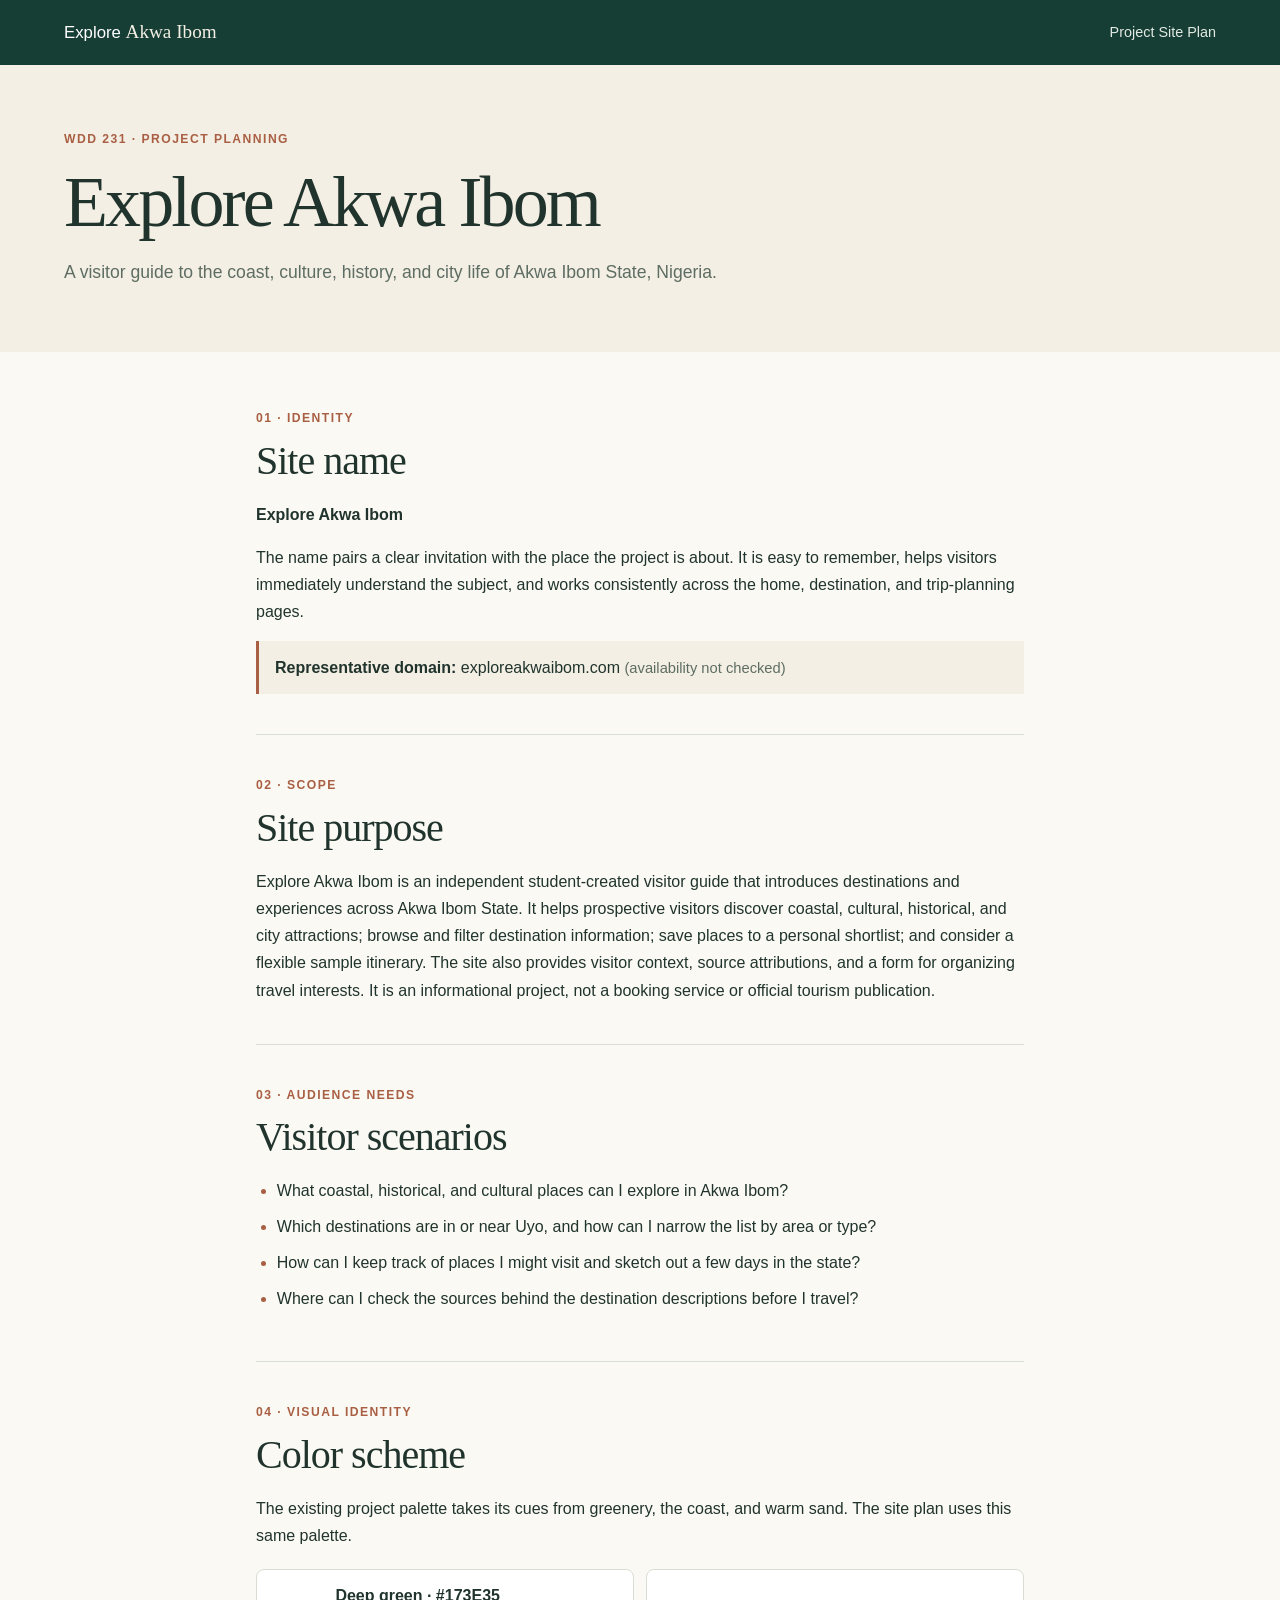
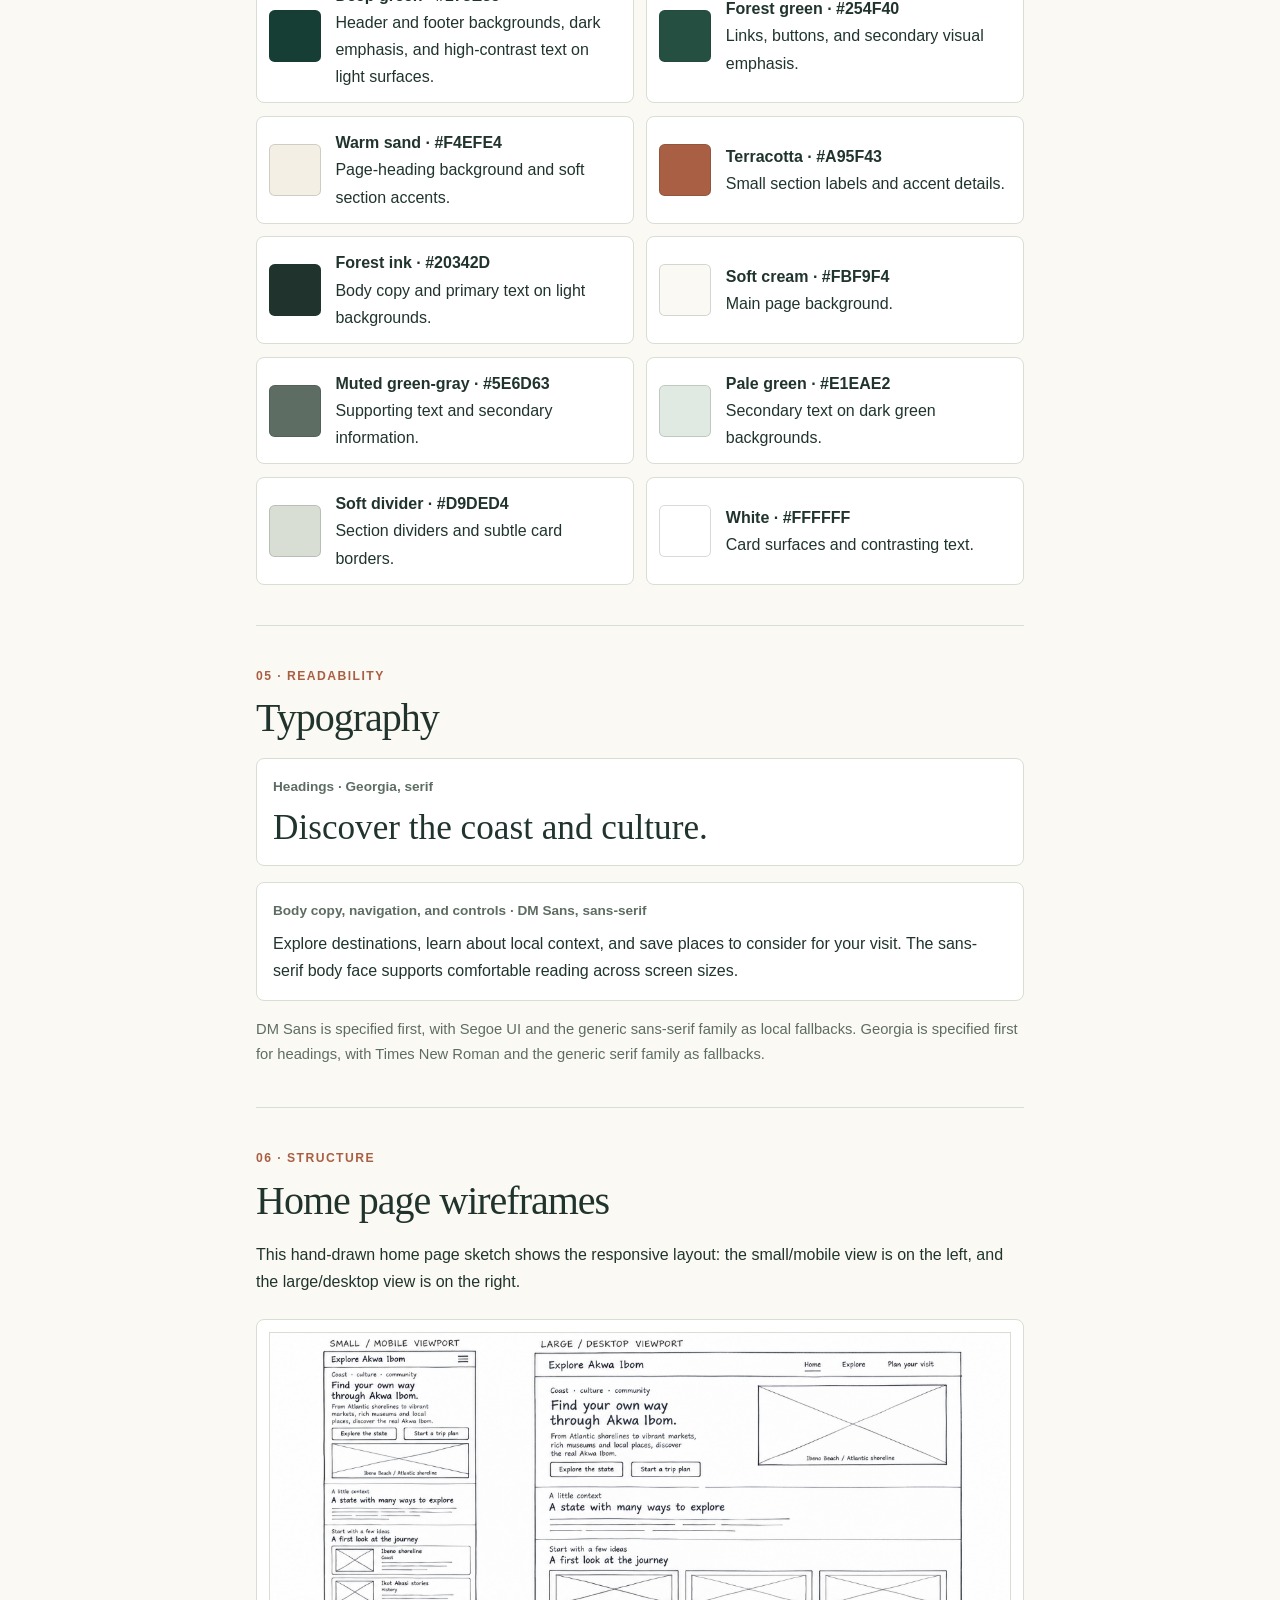
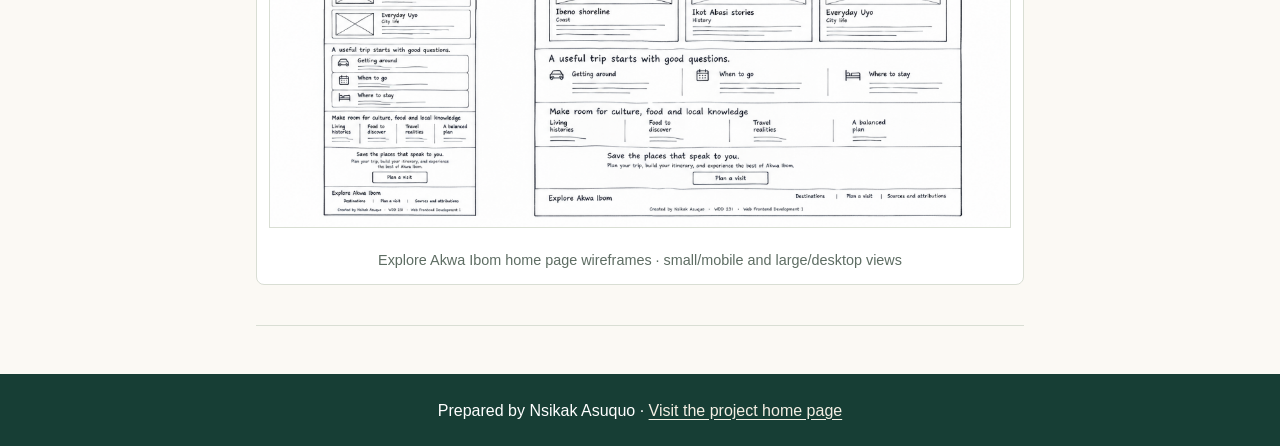
<file: final-project/site-plan.html>
<!DOCTYPE html>
<html lang="en">
  <head>
    <meta charset="UTF-8">
    <meta name="viewport" content="width=device-width, initial-scale=1">
    <meta name="description" content="Project site plan for Explore Akwa Ibom, an independent visitor guide to Akwa Ibom State, Nigeria.">
    <meta name="author" content="Nsikak Asuquo">
    <title>Project Site Plan | Explore Akwa Ibom</title>
    <link rel="stylesheet" href="styles/site-plan.css">
  </head>
  <body>
    <a class="skip-link" href="#main-content">Skip to main content</a>
    <header class="site-header">
      <a class="brand" href="index.html">Explore <strong>Akwa Ibom</strong></a>
      <p>Project Site Plan</p>
    </header>

    <main id="main-content">
      <section class="page-heading" aria-labelledby="page-title">
        <p class="eyebrow">WDD 231 · Project planning</p>
        <h1 id="page-title">Explore Akwa Ibom</h1>
        <p class="lead">A visitor guide to the coast, culture, history, and city life of Akwa Ibom State, Nigeria.</p>
      </section>

      <div class="plan-content">
        <section class="plan-section" aria-labelledby="name-heading">
          <p class="section-number">01 · Identity</p>
          <h2 id="name-heading">Site name</h2>
          <p><strong>Explore Akwa Ibom</strong></p>
          <p>The name pairs a clear invitation with the place the project is about. It is easy to remember, helps visitors immediately understand the subject, and works consistently across the home, destination, and trip-planning pages.</p>
          <p class="detail"><strong>Representative domain:</strong> exploreakwaibom.com <span class="note">(availability not checked)</span></p>
        </section>

        <section class="plan-section" aria-labelledby="purpose-heading">
          <p class="section-number">02 · Scope</p>
          <h2 id="purpose-heading">Site purpose</h2>
          <p>Explore Akwa Ibom is an independent student-created visitor guide that introduces destinations and experiences across Akwa Ibom State. It helps prospective visitors discover coastal, cultural, historical, and city attractions; browse and filter destination information; save places to a personal shortlist; and consider a flexible sample itinerary. The site also provides visitor context, source attributions, and a form for organizing travel interests. It is an informational project, not a booking service or official tourism publication.</p>
        </section>

        <section class="plan-section" aria-labelledby="scenarios-heading">
          <p class="section-number">03 · Audience needs</p>
          <h2 id="scenarios-heading">Visitor scenarios</h2>
          <ul class="scenario-list">
            <li>What coastal, historical, and cultural places can I explore in Akwa Ibom?</li>
            <li>Which destinations are in or near Uyo, and how can I narrow the list by area or type?</li>
            <li>How can I keep track of places I might visit and sketch out a few days in the state?</li>
            <li>Where can I check the sources behind the destination descriptions before I travel?</li>
          </ul>
        </section>

        <section class="plan-section" aria-labelledby="colors-heading">
          <p class="section-number">04 · Visual identity</p>
          <h2 id="colors-heading">Color scheme</h2>
          <p>The existing project palette takes its cues from greenery, the coast, and warm sand. The site plan uses this same palette.</p>
          <ul class="color-list">
            <li><span class="swatch swatch--deep" aria-hidden="true"></span><span><strong>Deep green · #173E35</strong><br>Header and footer backgrounds, dark emphasis, and high-contrast text on light surfaces.</span></li>
            <li><span class="swatch swatch--green" aria-hidden="true"></span><span><strong>Forest green · #254F40</strong><br>Links, buttons, and secondary visual emphasis.</span></li>
            <li><span class="swatch swatch--sand" aria-hidden="true"></span><span><strong>Warm sand · #F4EFE4</strong><br>Page-heading background and soft section accents.</span></li>
            <li><span class="swatch swatch--rust" aria-hidden="true"></span><span><strong>Terracotta · #A95F43</strong><br>Small section labels and accent details.</span></li>
            <li><span class="swatch swatch--ink" aria-hidden="true"></span><span><strong>Forest ink · #20342D</strong><br>Body copy and primary text on light backgrounds.</span></li>
            <li><span class="swatch swatch--cream" aria-hidden="true"></span><span><strong>Soft cream · #FBF9F4</strong><br>Main page background.</span></li>
            <li><span class="swatch swatch--muted" aria-hidden="true"></span><span><strong>Muted green-gray · #5E6D63</strong><br>Supporting text and secondary information.</span></li>
            <li><span class="swatch swatch--pale" aria-hidden="true"></span><span><strong>Pale green · #E1EAE2</strong><br>Secondary text on dark green backgrounds.</span></li>
            <li><span class="swatch swatch--line" aria-hidden="true"></span><span><strong>Soft divider · #D9DED4</strong><br>Section dividers and subtle card borders.</span></li>
            <li><span class="swatch swatch--white" aria-hidden="true"></span><span><strong>White · #FFFFFF</strong><br>Card surfaces and contrasting text.</span></li>
          </ul>
        </section>

        <section class="plan-section" aria-labelledby="type-heading">
          <p class="section-number">05 · Readability</p>
          <h2 id="type-heading">Typography</h2>
          <div class="type-sample type-sample--heading">
            <p class="type-label">Headings · Georgia, serif</p>
            <p class="sample-heading">Discover the coast and culture.</p>
          </div>
          <div class="type-sample type-sample--body">
            <p class="type-label">Body copy, navigation, and controls · DM Sans, sans-serif</p>
            <p>Explore destinations, learn about local context, and save places to consider for your visit. The sans-serif body face supports comfortable reading across screen sizes.</p>
          </div>
          <p class="note">DM Sans is specified first, with Segoe UI and the generic sans-serif family as local fallbacks. Georgia is specified first for headings, with Times New Roman and the generic serif family as fallbacks.</p>
        </section>

        <section class="plan-section" aria-labelledby="wireframe-heading">
          <p class="section-number">06 · Structure</p>
          <h2 id="wireframe-heading">Home page wireframes</h2>
          <p>This hand-drawn home page sketch shows the responsive layout: the small/mobile view is on the left, and the large/desktop view is on the right.</p>
          <figure class="wireframe-figure">
            <img src="images/site-plan-wireframes.png" alt="Hand-drawn black-and-white Explore Akwa Ibom home page wireframes. The mobile layout stacks the header, hero, introduction, destination cards, travel tips, cultural notes, call to action, and footer. The desktop layout arranges the hero and image side by side, shows destination cards in three columns, and presents travel tips and cultural notes in rows.">
            <figcaption>Explore Akwa Ibom home page wireframes · small/mobile and large/desktop views</figcaption>
          </figure>
        </section>
      </div>
    </main>

    <footer class="site-footer">
      <p>Prepared by Nsikak Asuquo · <a href="index.html">Visit the project home page</a></p>
    </footer>
  </body>
</html>
</file>
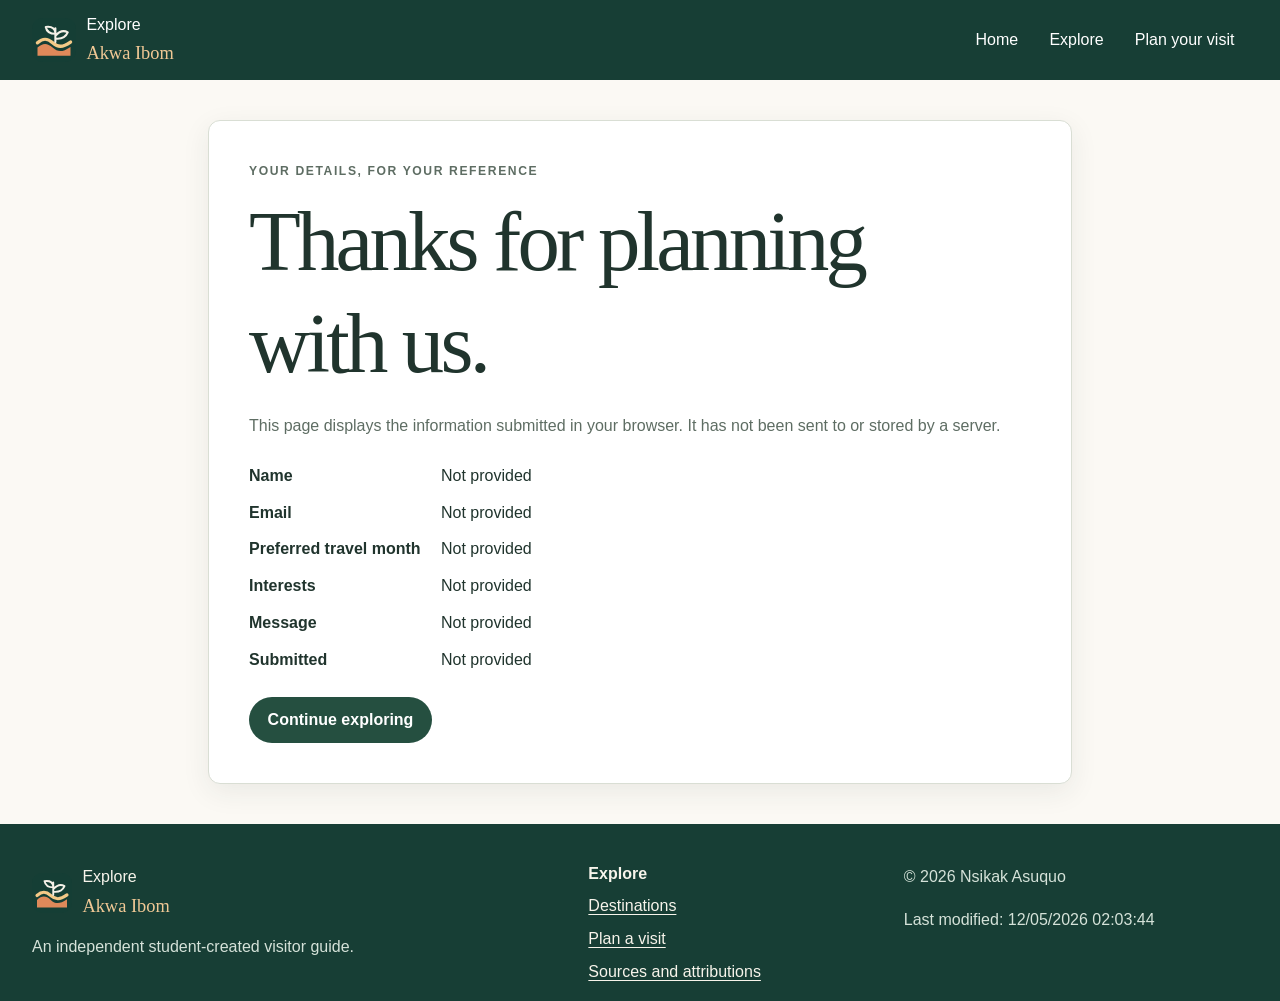
<file: final-project/thankyou.html>
<!DOCTYPE html>
<html lang="en">
  <head>
    <meta charset="UTF-8">
    <meta name="viewport" content="width=device-width, initial-scale=1">
    <meta name="description" content="Review your submitted travel interests for the Explore Akwa Ibom student visitor guide.">
    <meta name="author" content="Nsikak Asuquo">
    <meta property="og:title" content="Your trip notes | Explore Akwa Ibom">
    <meta property="og:description" content="Your submitted travel interest summary.">
    <meta property="og:image" content="https://nsikak0.github.io/wdd231/final/images/destinations/hero-ibeno.jpg">
    <meta property="og:url" content="https://nsikak0.github.io/wdd231/final/thankyou.html">
    <meta property="og:type" content="website">
    <title>Your trip notes | Explore Akwa Ibom</title>
    <link rel="icon" href="images/favicon.svg" type="image/svg+xml">
    <link rel="stylesheet" href="styles/small.css">
    <link rel="stylesheet" href="styles/larger.css">
    <script src="scripts/navigation.js" defer></script>
    <script src="scripts/thankyou.js" defer></script>
  </head>
  <body>
    <a class="skip-link" href="#main-content">Skip to main content</a>
    <header class="site-header">
      <a class="brand" href="index.html"><img src="images/favicon.svg" alt="" width="44" height="44"><span>Explore <strong>Akwa Ibom</strong></span></a>
      <button class="menu-toggle" type="button" aria-label="Open navigation menu" aria-expanded="false" aria-controls="primary-navigation"><span class="menu-toggle__icon" aria-hidden="true"></span></button>
      <nav class="primary-navigation" id="primary-navigation" aria-label="Main navigation"><ul><li><a href="index.html">Home</a></li><li><a href="explore.html">Explore</a></li><li><a href="plan.html">Plan your visit</a></li></ul></nav>
    </header>
    <main id="main-content" class="narrow-content">
      <section class="panel confirmation-panel" aria-labelledby="thanks-heading">
        <p class="eyebrow">Your details, for your reference</p><h1 id="thanks-heading">Thanks for planning with us.</h1>
        <p>This page displays the information submitted in your browser. It has not been sent to or stored by a server.</p>
        <div id="submission-details"></div>
        <a class="button button--primary" href="explore.html">Continue exploring</a>
      </section>
    </main>
    <footer class="site-footer"><div class="footer-main"><div><a class="brand brand--footer" href="index.html"><img src="images/favicon.svg" alt="" width="40" height="40"><span>Explore <strong>Akwa Ibom</strong></span></a><p>An independent student-created visitor guide.</p></div><div><h2>Explore</h2><ul><li><a href="explore.html">Destinations</a></li><li><a href="plan.html">Plan a visit</a></li><li><a href="attributions.html">Sources and attributions</a></li></ul></div><div><p>© <span id="current-year"></span> Nsikak Asuquo</p><p>Last modified: <span id="last-modified"></span></p></div></div></footer>
  </body>
</html>
</file>
<file: styles/small.css>
:root {
  color-scheme: light;
  --ink: #182c3a;
  --muted-ink: #506575;
  --brand: #075e68;
  --brand-dark: #06434b;
  --brand-soft: #e0f0ed;
  --surface: #ffffff;
  --page: #f2f6f5;
  --line: #d5e1df;
  --complete: #15583f;
  --complete-soft: #e4f2e9;
  --shadow: 0 0.35rem 1.2rem rgb(24 44 58 / 8%);
  font-family: "DM Sans", sans-serif;
  color: var(--ink);
  background: var(--page);
  font-synthesis: none;
  text-rendering: optimizeLegibility;
}

* {
  box-sizing: border-box;
}

body {
  min-width: 320px;
  margin: 0;
  line-height: 1.6;
}

img,
svg {
  display: block;
  max-width: 100%;
}

button,
a {
  font: inherit;
}

a {
  color: inherit;
}

a:focus-visible,
button:focus-visible {
  outline: 3px solid #e5a83b;
  outline-offset: 3px;
}

.site-header {
  position: relative;
  display: flex;
  min-height: 4.75rem;
  align-items: center;
  justify-content: space-between;
  padding: 0.75rem 1rem;
  color: #fff;
  background: var(--brand-dark);
}

.brand {
  display: inline-flex;
  align-items: center;
  gap: 0.7rem;
  color: inherit;
  font-size: 1.12rem;
  font-weight: 700;
  text-decoration: none;
}

.brand img {
  flex: 0 0 auto;
}

.menu-toggle {
  display: grid;
  width: 2.75rem;
  height: 2.75rem;
  place-items: center;
  border: 1px solid rgb(255 255 255 / 45%);
  border-radius: 0.4rem;
  color: #fff;
  background: transparent;
  cursor: pointer;
}

.menu-toggle__icon,
.menu-toggle__icon::before,
.menu-toggle__icon::after {
  position: relative;
  display: block;
  width: 1.3rem;
  height: 2px;
  border-radius: 2px;
  background: currentColor;
}

.menu-toggle__icon::before,
.menu-toggle__icon::after {
  position: absolute;
  left: 0;
  content: "";
}

.menu-toggle__icon::before {
  top: -0.42rem;
}

.menu-toggle__icon::after {
  top: 0.42rem;
}

.menu-toggle[aria-expanded="true"] .menu-toggle__icon {
  background: transparent;
}

.menu-toggle[aria-expanded="true"] .menu-toggle__icon::before {
  top: 0;
  transform: rotate(45deg);
}

.menu-toggle[aria-expanded="true"] .menu-toggle__icon::after {
  top: 0;
  transform: rotate(-45deg);
}

.primary-navigation {
  position: absolute;
  z-index: 2;
  top: 100%;
  right: 0;
  left: 0;
  display: none;
  padding: 0.25rem 1rem 0.75rem;
  background: var(--brand-dark);
}

.primary-navigation.is-open {
  display: block;
}

.primary-navigation ul {
  display: flex;
  flex-direction: column;
  gap: 0.25rem;
  margin: 0;
  padding: 0;
  list-style: none;
}

.primary-navigation a {
  display: block;
  padding: 0.7rem 0.85rem;
  border-radius: 0.35rem;
  color: #fff;
  font-weight: 600;
  text-decoration: none;
  transition: background-color 160ms ease;
}

.primary-navigation a:hover,
.primary-navigation a[aria-current="page"] {
  background: rgb(255 255 255 / 16%);
}

.page-content {
  width: min(100% - 2rem, 72rem);
  margin: 0 auto;
  padding: 1.5rem 0 2.5rem;
}

h1,
h2,
p {
  margin-top: 0;
}

h1 {
  margin-bottom: 1rem;
  font-size: clamp(1.8rem, 6vw, 2.35rem);
  line-height: 1.2;
}

h2 {
  margin-bottom: 0.8rem;
  font-size: 1.25rem;
  line-height: 1.3;
}

.intro-grid {
  display: grid;
  gap: 1rem;
  margin-bottom: 1rem;
}

.panel {
  min-width: 0;
  padding: 1.15rem;
  border: 1px solid var(--line);
  border-radius: 0.7rem;
  background: var(--surface);
  box-shadow: var(--shadow);
}

.about-panel p:last-child {
  margin-bottom: 0;
}

.student-photo {
  width: min(100%, 20rem);
  max-height: 25rem;
  margin: 0 auto;
  border-radius: 0.45rem;
  object-fit: cover;
  object-position: center top;
}

.certificate-panel h2 {
  text-align: center;
}

.course-filters {
  display: grid;
  grid-template-columns: 1fr;
  gap: 0.55rem;
  margin: 1.1rem 0 0.75rem;
}

.filter-button {
  min-height: 2.75rem;
  padding: 0.55rem 0.8rem;
  border: 1px solid var(--brand);
  border-radius: 0.4rem;
  color: var(--brand-dark);
  background: var(--surface);
  font-weight: 700;
  cursor: pointer;
  transition: color 160ms ease, background-color 160ms ease;
}

.filter-button:hover,
.filter-button.is-active {
  color: #fff;
  background: var(--brand);
}

.course-summary {
  min-height: 1.5rem;
  margin-bottom: 0.8rem;
  color: var(--muted-ink);
  font-weight: 600;
  text-align: center;
}

.course-list {
  display: grid;
  gap: 0.75rem;
}

.course-card {
  min-width: 0;
  padding: 0.9rem 1rem;
  border: 1px solid var(--line);
  border-left: 0.3rem solid #8a9aa4;
  border-radius: 0.5rem;
  background: #f8faf9;
}

.course-card.is-complete {
  border-color: #a9cbb7;
  border-left-color: var(--complete);
  background: var(--complete-soft);
}

.course-card__topline {
  display: flex;
  flex-wrap: wrap;
  align-items: center;
  justify-content: space-between;
  gap: 0.35rem 0.7rem;
  margin-bottom: 0.35rem;
  color: var(--muted-ink);
  font-size: 0.9rem;
  font-weight: 700;
}

.course-card__title {
  margin-bottom: 0.3rem;
  font-size: 1.05rem;
}

.course-card__details {
  margin-bottom: 0.5rem;
  color: var(--muted-ink);
  font-size: 0.92rem;
}

.course-card__status {
  display: inline-block;
  padding: 0.16rem 0.5rem;
  border-radius: 999px;
  color: #344955;
  background: #e8edef;
  font-size: 0.78rem;
  font-weight: 700;
}

.is-complete .course-card__status {
  color: var(--complete);
  background: #cde6d7;
}

.site-footer {
  display: grid;
  justify-items: center;
  gap: 0.55rem;
  padding: 1.25rem 1rem;
  color: #fff;
  background: var(--brand-dark);
  text-align: center;
}

.site-footer p {
  margin: 0;
}

.social-links {
  display: flex;
  align-items: center;
  justify-content: center;
  gap: 0.8rem;
  margin-bottom: 0.2rem;
}

.social-links a {
  display: grid;
  width: 2rem;
  height: 2rem;
  place-items: center;
  border-radius: 50%;
  background: #fff;
  transition: transform 160ms ease;
}

.social-links a:hover {
  transform: translateY(-2px);
}

.social-links img,
.social-links svg {
  width: 2rem;
  height: 2rem;
  border-radius: 50%;
}

.social-links svg {
  padding: 0.38rem;
  fill: var(--brand-dark);
}

.footer-divider {
  padding: 0 0.25rem;
}

.last-modified {
  font-size: 0.88rem;
  color: #d5e6e4;
}

@media (prefers-reduced-motion: reduce) {
  *,
  *::before,
  *::after {
    scroll-behavior: auto !important;
    transition-duration: 0.01ms !important;
  }
}
</file>
<file: styles/larger.css>
@media (min-width: 42rem) {
  .site-header {
    padding-right: max(1.5rem, calc((100% - 72rem) / 2));
    padding-left: max(1.5rem, calc((100% - 72rem) / 2));
  }

  .menu-toggle {
    display: none;
  }

  .primary-navigation {
    position: static;
    display: block;
    padding: 0;
  }

  .primary-navigation ul {
    flex-direction: row;
    align-items: center;
    gap: 0.3rem;
  }

  .primary-navigation a {
    padding: 0.65rem 0.9rem;
  }

  .page-content {
    padding-top: 2rem;
  }

  .intro-grid {
    grid-template-columns: minmax(0, 1fr) minmax(14rem, 0.8fr);
    align-items: stretch;
    gap: 1.25rem;
    margin-bottom: 1.25rem;
  }

  .panel {
    padding: 1.4rem;
  }

  .portrait-panel {
    display: flex;
    flex-direction: column;
  }

  .portrait-panel h2 {
    width: 100%;
  }

  .student-photo {
    width: min(100%, 18rem);
    flex: 1;
    max-height: 22rem;
  }

  .course-filters {
    grid-template-columns: repeat(3, minmax(0, 1fr));
    max-width: 38rem;
    margin-right: auto;
    margin-left: auto;
  }

  .course-list {
    grid-template-columns: repeat(2, minmax(0, 1fr));
  }
}

@media (min-width: 68rem) {
  .intro-grid {
    grid-template-columns: minmax(0, 1.4fr) minmax(15rem, 0.8fr);
  }

  .course-list {
    grid-template-columns: repeat(3, minmax(0, 1fr));
  }

  .site-footer {
    gap: 0.65rem;
  }
}
</file>
<file: chamber/styles/small.css>
:root {
  color-scheme: light;
  --navy: #0c1923;
  --navy-soft: #162a36;
  --navy-overlay: #0c1923eb;
  --green: #14634c;
  --green-overlay: #14634c7a;
  --green-dark: #0d4f3b;
  --green-light: #eaf2ed;
  --gold: #d4ae58;
  --gold-light: #f1d688;
  --gold-dark: #70520d;
  --silver: #87969d;
  --paper: #f6f7f4;
  --white: #fff;
  --ink: #17242c;
  --muted: #5d6b71;
  --line: #dce2de;
  --white-40: #fff6;
  --slate-soft: #e9edef;
  --slate-dark: #48545b;
  --gold-soft: #f7edcf;
  --footer-subtle: #aebcb8;
  --error: #842727;
  --error-border: #d7a5a5;
  --error-surface: #fff0f0;
  --transparent: #0000;
  --shadow: 0 0.45rem 1.4rem #0c192314;
  font-family: "DM Sans", sans-serif;
  color: var(--ink);
  background: var(--paper);
  font-synthesis: none;
}

body {
  min-width: 320px;
  line-height: 1.6;
}

:is(h1, h2, h3, h4) {
  font-family: "Manrope", sans-serif;
  font-weight: 800;
}

a {
  color: inherit;
}

:is(a, button):focus-visible {
  outline: 3px solid var(--gold);
  outline-offset: 3px;
}

.surface {
  border: 1px solid var(--line);
  border-radius: 0.55rem;
  background: var(--white);
  box-shadow: var(--shadow);
}

.skip-link {
  position: absolute;
  z-index: 5;
  top: 0.5rem;
  left: 0.5rem;
  padding: 0.6rem 1rem;
  transform: translateY(-150%);
  border-radius: 0.25rem;
  color: var(--white);
  background: var(--navy);
}

.skip-link:focus {
  transform: translateY(0);
}

.site-header {
  position: relative;
  z-index: 2;
  color: var(--white);
  background: var(--navy);
}

.header-inner {
  display: flex;
  min-height: 5rem;
  align-items: center;
  justify-content: space-between;
  gap: 1rem;
  padding: 0.6rem 1rem;
}

.brand {
  display: inline-flex;
  min-width: 0;
  align-items: center;
  gap: 0.7rem;
  color: inherit;
  text-decoration: none;
}

.brand img {
  flex: 0 0 auto;
}

.brand__name {
  font-family: "Manrope", sans-serif;
  font-size: 1.05rem;
  font-weight: 800;
  line-height: 1.2;
}

.brand__name span {
  display: block;
  color: var(--gold-light);
  font-size: 0.76rem;
  font-weight: 600;
  letter-spacing: 0.04em;
}

.menu-toggle {
  display: grid;
  width: 2.75rem;
  height: 2.75rem;
  flex: 0 0 auto;
  place-items: center;
  border: 1px solid var(--white-40);
  border-radius: 0.35rem;
  color: var(--white);
  background: var(--transparent);
  cursor: pointer;
}

.menu-toggle__icon,
.menu-toggle__icon::before,
.menu-toggle__icon::after {
  position: relative;
  display: block;
  width: 1.3rem;
  height: 2px;
  border-radius: 2px;
  background: var(--white);
}

.menu-toggle__icon::before,
.menu-toggle__icon::after {
  position: absolute;
  left: 0;
  content: "";
}

.menu-toggle__icon::before {
  top: -0.4rem;
}

.menu-toggle__icon::after {
  top: 0.4rem;
}

.menu-toggle[aria-expanded="true"] .menu-toggle__icon {
  background: var(--transparent);
}

.menu-toggle[aria-expanded="true"] .menu-toggle__icon::before {
  top: 0;
  transform: rotate(45deg);
}

.menu-toggle[aria-expanded="true"] .menu-toggle__icon::after {
  top: 0;
  transform: rotate(-45deg);
}

.primary-navigation {
  position: absolute;
  top: 100%;
  right: 0;
  left: 0;
  display: none;
  padding: 0.35rem 1rem 0.85rem;
  color: var(--white);
  background: var(--navy);
}

.primary-navigation.is-open {
  display: block;
}

.primary-navigation ul {
  display: flex;
  flex-direction: column;
  gap: 0.2rem;
}

.primary-navigation a {
  display: block;
  padding: 0.7rem 0.85rem;
  border-radius: 0.25rem;
  font-weight: 600;
  text-decoration: none;
  transition: background-color 160ms ease, color 160ms ease;
}

.primary-navigation a:is(:hover, [aria-current="page"]) {
  color: var(--white);
  background: var(--navy-soft);
}

.page-intro {
  color: var(--white);
  background:
    radial-gradient(ellipse at 88% 35%, var(--green-overlay), var(--transparent) 34%),
    linear-gradient(110deg, var(--navy), var(--navy-soft));
  background-color: var(--navy);
}

.page-intro .eyebrow {
  color: var(--gold-light);
}

.page-intro__inner {
  width: min(100% - 2rem, 72rem);
  margin-inline: auto;
  padding: 3.25rem 0 3.5rem;
}

.eyebrow {
  margin-bottom: 0.55rem;
  color: var(--gold-dark);
  font-size: 0.76rem;
  font-weight: 700;
  letter-spacing: 0.15em;
  text-transform: uppercase;
}

.page-intro h1 {
  max-width: 18ch;
  font-size: clamp(2rem, 8vw, 3.5rem);
  line-height: 1.12;
}

.page-intro__heading {
  margin-top: 0.8rem;
  color: var(--gold-light);
  font-size: clamp(1.15rem, 4vw, 1.5rem);
  font-weight: 700;
}

.page-intro__text {
  max-width: 37rem;
  margin-top: 0.35rem;
  color: var(--white);
  font-size: 1.05rem;
}

.directory-section {
  width: min(100% - 2rem, 72rem);
  min-height: 28rem;
  margin: 0 auto;
  padding: 2.25rem 0 3rem;
}

.join-layout,
.confirmation-section {
  width: min(100% - 2rem, 72rem);
  margin-inline: auto;
  padding-block: 2rem 3rem;
}

.join-layout {
  display: grid;
  gap: 2rem;
}

.application-panel,
.confirmation-card {
  min-width: 0;
  padding: 1.25rem;
}

.join-section-heading {
  margin-bottom: 1.25rem;
}

.join-section-heading h2,
.confirmation-card h2 {
  font-size: clamp(1.4rem, 5vw, 1.8rem);
  line-height: 1.25;
}

.join-section-heading > p:last-child {
  margin-top: 0.35rem;
  color: var(--muted);
  font-size: 0.9rem;
}

.membership-form {
  display: grid;
  grid-template-columns: minmax(0, 1fr);
  gap: 1rem;
}

.form-field {
  display: grid;
  min-width: 0;
  gap: 0.35rem;
  color: var(--ink);
  font-size: 0.9rem;
  font-weight: 700;
}

.required-indicator {
  color: var(--muted);
  font-size: 0.8rem;
  font-weight: 500;
}

.form-field input,
.form-field select,
.form-field textarea {
  width: 100%;
  min-height: 2.9rem;
  padding: 0.65rem 0.75rem;
  border: 1px solid var(--line);
  border-radius: 0.35rem;
  color: var(--ink);
  background: var(--white);
  font: inherit;
  font-weight: 400;
}

.form-field textarea {
  min-height: 8rem;
  resize: vertical;
}

.form-field input:focus-visible,
.form-field select:focus-visible,
.form-field textarea:focus-visible {
  outline: 3px solid var(--green);
  outline-offset: 2px;
}

.form-submit {
  appearance: none;
  max-width: 100%;
  justify-self: start;
  margin-top: 0.2rem;
  border: 0;
  cursor: pointer;
  font: inherit;
  font-weight: 700;
}

.membership-aside {
  min-width: 0;
}

.membership-cards {
  display: grid;
  gap: 0.85rem;
}

.membership-card {
  padding: 1rem 1.1rem;
  border-top: 0.25rem solid var(--green);
  animation: membership-card-enter 620ms ease both;
}

.membership-card:nth-child(2) {
  border-top-color: var(--gold);
  animation-delay: 100ms;
}

.membership-card:nth-child(3) {
  border-top-color: var(--silver);
  animation-delay: 200ms;
}

.membership-card:nth-child(4) {
  border-top-color: var(--gold-dark);
  animation-delay: 300ms;
}

.membership-card h3 {
  font-size: 1.05rem;
}

.membership-price {
  margin-top: 0.25rem;
  color: var(--green-dark);
  font-size: 1.05rem;
  font-weight: 800;
}

.membership-price span {
  color: var(--muted);
  font-size: 0.8rem;
  font-weight: 500;
}

.membership-card > p:not(.membership-price) {
  margin-top: 0.2rem;
  color: var(--muted);
  font-size: 0.86rem;
}

.membership-info-link {
  display: inline-block;
  margin-top: 0.65rem;
  color: var(--green-dark);
  font-size: 0.88rem;
  font-weight: 700;
  text-underline-offset: 0.18em;
}

.membership-disclaimer {
  margin-top: 0.7rem;
  color: var(--muted);
  font-size: 0.78rem;
}

.membership-dialog {
  width: min(100% - 2rem, 34rem);
  max-height: min(85vh, 38rem);
  margin: auto;
  padding: 1.35rem;
  border: 1px solid var(--line);
  border-radius: 0.65rem;
  color: var(--ink);
  background: var(--white);
  box-shadow: 0 1rem 3rem #0c192340;
}

.membership-dialog::backdrop {
  background: #0c1923b8;
}

.membership-dialog__header {
  display: flex;
  align-items: flex-start;
  justify-content: space-between;
  gap: 1rem;
}

.membership-dialog h2 {
  font-size: 1.35rem;
  line-height: 1.25;
}

.dialog-close {
  display: grid;
  width: 2.5rem;
  height: 2.5rem;
  flex: 0 0 auto;
  place-items: center;
  border: 1px solid var(--line);
  border-radius: 50%;
  color: var(--ink);
  background: var(--white);
  font-size: 1.5rem;
  line-height: 1;
  cursor: pointer;
}

.membership-dialog > p {
  margin-top: 0.8rem;
  color: var(--muted);
}

.membership-dialog ul {
  display: grid;
  gap: 0.45rem;
  margin-top: 0.9rem;
  padding-left: 1.3rem;
  list-style: disc;
}

.confirmation-card {
  max-width: 48rem;
  margin-inline: auto;
}

.confirmation-message {
  margin-top: 0.45rem;
  color: var(--muted);
}

.application-summary {
  display: grid;
  gap: 0.75rem;
  margin-top: 1.25rem;
}

.application-summary > div {
  padding-bottom: 0.65rem;
  border-bottom: 1px solid var(--line);
}

.application-summary dt {
  color: var(--muted);
  font-size: 0.82rem;
  font-weight: 700;
}

.application-summary dd {
  margin-top: 0.15rem;
  overflow-wrap: anywhere;
}

.confirmation-card > .button {
  margin-top: 1.35rem;
}

.discover-content {
  width: min(100% - 2rem, 72rem);
  margin-inline: auto;
  padding-block: 2rem 3rem;
}

.discover-heading {
  display: grid;
  gap: 0.75rem;
  margin-bottom: 1rem;
}

.discover-heading h2 {
  font-size: clamp(1.55rem, 5vw, 2rem);
  line-height: 1.25;
}

.visit-message {
  padding: 0.75rem 0.9rem;
  border-left: 0.25rem solid var(--gold);
  border-radius: 0.3rem;
  color: var(--navy);
  background: var(--gold-soft);
  font-weight: 700;
}

.discover-note {
  margin-bottom: 1rem;
  color: var(--muted);
  font-size: 0.9rem;
}

.discover-grid {
  display: grid;
  grid-template-columns: minmax(0, 1fr);
  grid-template-areas:
    "place-1"
    "place-2"
    "place-3"
    "place-4"
    "place-5"
    "place-6"
    "place-7"
    "place-8";
  gap: 1rem;
}

.discover-card {
  display: grid;
  min-width: 0;
  grid-area: var(--card-area);
  grid-template-rows: auto auto auto 1fr auto;
  gap: 0.6rem;
  padding: 1rem;
}

.discover-card h2 {
  font-size: 1.15rem;
  line-height: 1.3;
}

.discover-card figure {
  overflow: hidden;
  border-radius: 0.35rem;
  background: var(--slate-soft);
}

.discover-card figure img {
  width: 100%;
  aspect-ratio: 3 / 2;
  object-fit: cover;
}

.discover-card address {
  color: var(--green-dark);
  font-size: 0.86rem;
  font-style: normal;
  font-weight: 700;
  overflow-wrap: anywhere;
}

.discover-card__description {
  color: var(--muted);
  font-size: 0.9rem;
}

.discover-card__more {
  justify-self: start;
  min-height: 2.65rem;
  padding: 0.55rem 0.9rem;
  border: 1px solid var(--green);
  border-radius: 0.35rem;
  color: var(--white);
  background: var(--green);
  font: inherit;
  font-size: 0.88rem;
  font-weight: 700;
  cursor: pointer;
}

.discover-dialog {
  width: min(100% - 2rem, 38rem);
  max-height: min(85vh, 40rem);
  margin: auto;
  padding: 1.35rem;
  border: 1px solid var(--line);
  border-radius: 0.65rem;
  color: var(--ink);
  background: var(--white);
  box-shadow: 0 1rem 3rem #0c192340;
}

.discover-dialog::backdrop {
  background: #0c1923b8;
}

.discover-dialog__header {
  display: flex;
  align-items: flex-start;
  justify-content: space-between;
  gap: 1rem;
}

.discover-dialog h2 {
  font-size: 1.4rem;
  line-height: 1.25;
}

.discover-dialog__details,
.discover-dialog__source {
  margin-top: 0.8rem;
}

.discover-dialog__source {
  font-size: 0.88rem;
}

.discover-dialog__source a {
  color: var(--green-dark);
  font-weight: 700;
  text-underline-offset: 0.18em;
}

@keyframes membership-card-enter {
  from {
    opacity: 0;
    transform: translateY(0.7rem);
  }

  to {
    opacity: 1;
    transform: translateY(0);
  }
}

.directory-heading {
  display: flex;
  flex-direction: column;
  align-items: flex-start;
  gap: 1rem;
  margin-bottom: 1.4rem;
}

.eyebrow--green {
  color: var(--green);
}

.directory-heading h2 {
  font-size: clamp(1.55rem, 5vw, 2rem);
  line-height: 1.25;
}

.directory-note {
  max-width: 52rem;
  margin-top: 0.5rem;
  color: var(--muted);
  font-size: 0.9rem;
}

.view-controls {
  display: inline-flex;
  align-items: center;
  gap: 0.4rem;
  padding: 0.25rem;
  border: 1px solid var(--line);
  border-radius: 0.5rem;
  background: var(--white);
}

.view-button {
  display: inline-flex;
  min-width: 4.7rem;
  min-height: 2.5rem;
  align-items: center;
  justify-content: center;
  gap: 0.4rem;
  padding: 0.35rem 0.65rem;
  border: 0;
  border-radius: 0.3rem;
  color: var(--muted);
  background: var(--transparent);
  font-size: 0.9rem;
  font-weight: 700;
  cursor: pointer;
  transition: color 160ms ease, background-color 160ms ease;
}

.view-button:is(.is-active, :hover) {
  color: var(--white);
  background: var(--green);
}

.view-button svg {
  width: 1.1rem;
  height: 1.1rem;
}

.directory-status {
  min-height: 1.6rem;
  margin-bottom: 0.8rem;
  color: var(--muted);
  font-size: 0.9rem;
  font-weight: 600;
}

.member-listing {
  margin-top: 1.5rem;
}

.member-listing h2 {
  margin-bottom: 0.65rem;
  font-size: 1.35rem;
}

.member-directory {
  display: grid;
  grid-template-columns: minmax(0, 1fr);
  gap: 1rem;
}

.member-card {
  display: flex;
  min-width: 0;
  flex-direction: column;
  align-items: center;
  padding: 1.25rem;
  text-align: center;
}

.member-card__logo {
  width: 5rem;
  height: 5rem;
  flex: 0 0 auto;
  margin-bottom: 0.8rem;
  border: 1px solid var(--line);
  border-radius: 0.45rem;
  object-fit: contain;
}

.member-card h3 {
  font-size: 1.12rem;
  line-height: 1.35;
}

.member-card__industry {
  margin-top: 0.2rem;
  color: var(--green);
  font-size: 0.87rem;
  font-weight: 700;
}

.member-card__description {
  margin-top: 0.55rem;
  color: var(--muted);
  font-size: 0.9rem;
}

.member-card__details {
  display: grid;
  justify-items: center;
  gap: 0.35rem;
  margin-top: 0.8rem;
}

.member-card__details,
.spotlight-card__details {
  color: var(--muted);
  font-size: 0.87rem;
  overflow-wrap: anywhere;
}

:is(.member-card__details, .spotlight-card__details) a,
.text-link {
  color: var(--green-dark);
  font-weight: 700;
  text-decoration-thickness: 1px;
  text-underline-offset: 0.15em;
}

.member-card__level {
  margin-top: 0.8rem;
  padding: 0.2rem 0.65rem;
  border-radius: 999px;
  color: var(--green-dark);
  background: var(--green-light);
  font-size: 0.76rem;
  font-weight: 700;
}

.member-card[data-level="2"] .member-card__level {
  color: var(--slate-dark);
  background: var(--slate-soft);
}

:is(
  .member-card[data-level="3"] .member-card__level,
  .spotlight-card[data-level="3"] .spotlight-card__level
) {
  color: var(--gold-dark);
  background: var(--gold-soft);
}

.member-directory--list {
  grid-template-columns: minmax(0, 1fr);
  gap: 0;
  overflow: hidden;
  border: 1px solid var(--line);
  border-radius: 0.55rem;
  background: var(--white);
  box-shadow: var(--shadow);
}

.member-directory--list .member-card {
  display: grid;
  grid-template-columns: 4rem minmax(0, 1fr);
  align-items: center;
  gap: 0.4rem 0.9rem;
  padding: 0.9rem;
  border: 0;
  border-bottom: 1px solid var(--line);
  border-radius: 0;
  box-shadow: none;
  text-align: left;
}

.member-directory--list .member-card:last-child {
  border-bottom: 0;
}

.member-directory--list .member-card__logo {
  grid-row: span 4;
  width: 4rem;
  height: 4rem;
  margin: 0;
}

.member-directory--list :is(
  .member-card__description,
  .member-card__details,
  .member-card__level
) {
  margin-top: 0;
}

.member-directory--list .member-card__details {
  justify-items: start;
}

.member-directory--list .member-card__level {
  justify-self: start;
}

.directory-error {
  grid-column: 1 / -1;
  padding: 1rem;
  border: 1px solid var(--error-border);
  border-radius: 0.4rem;
  color: var(--error);
  background: var(--error-surface);
}

.home-hero {
  position: relative;
  display: grid;
  min-height: 29rem;
  align-items: center;
  overflow: hidden;
  color: var(--white);
  background: var(--navy);
}

.home-hero__image {
  position: absolute;
  inset: 0;
  width: 100%;
  height: 100%;
  object-fit: cover;
}

.home-hero__content {
  position: relative;
  z-index: 1;
  width: min(100% - 2rem, 72rem);
  margin-inline: auto;
  padding: 1.5rem;
  border-radius: 0.55rem;
  background: var(--navy-overlay);
}

.home-hero__content .eyebrow {
  color: var(--gold-light);
}

.home-hero h1 {
  max-width: 13ch;
  font-size: clamp(2rem, 8vw, 4rem);
  line-height: 1.08;
}

.home-hero h2 {
  max-width: 32rem;
  margin-top: 0.9rem;
  color: var(--gold-light);
  font-size: clamp(1.05rem, 4vw, 1.4rem);
  font-weight: 700;
  line-height: 1.4;
}

.home-hero__content > p:not(.eyebrow) {
  max-width: 35rem;
  margin-top: 0.45rem;
  color: var(--white);
  font-size: 1rem;
}

.button {
  display: inline-flex;
  min-height: 2.9rem;
  align-items: center;
  justify-content: center;
  margin-top: 1.25rem;
  padding: 0.7rem 1.2rem;
  border: 2px solid var(--transparent);
  border-radius: 0.35rem;
  font-weight: 700;
  text-decoration: none;
  transition: background-color 160ms ease, transform 160ms ease;
}

.button:hover {
  transform: translateY(-2px);
}

.button--gold {
  color: var(--navy);
  background: var(--gold-light);
}

.home-content {
  display: grid;
  width: min(100% - 2rem, 72rem);
  gap: 1.25rem;
  margin-inline: auto;
  padding-block: 2rem 3rem;
}

.home-panel {
  min-width: 0;
  padding: 1.2rem;
}

:is(.home-panel, .spotlights-heading) h2 {
  font-size: clamp(1.45rem, 5vw, 1.9rem);
  line-height: 1.25;
}

.home-panel > .eyebrow {
  margin-bottom: 0.35rem;
}

.event-item {
  display: grid;
  grid-template-columns: 3.5rem minmax(0, 1fr);
  gap: 0.8rem;
  padding-block: 1rem;
  border-bottom: 1px solid var(--line);
}

.event-item:last-of-type {
  border-bottom: 0;
}

.event-date {
  display: grid;
  width: 3.25rem;
  height: 3.5rem;
  align-content: center;
  justify-items: center;
  border-radius: 0.35rem;
  color: var(--white);
  background: var(--green);
  line-height: 1.15;
}

.event-date span:first-child {
  font-size: 1.25rem;
  font-weight: 800;
}

.event-date span:last-child {
  font-size: 0.78rem;
  font-weight: 700;
  text-transform: uppercase;
}

.event-date--gold {
  color: var(--navy);
  background: var(--gold-light);
}

.event-item h3 {
  font-size: 1rem;
  line-height: 1.35;
}

.event-item p {
  margin-top: 0.3rem;
  color: var(--muted);
  font-size: 0.88rem;
}

.event-item .event-meta {
  color: var(--green-dark);
  font-size: 0.8rem;
  font-weight: 700;
}

.sample-note {
  margin-top: 0.65rem;
  color: var(--muted);
  font-size: 0.78rem;
}

.weather-current {
  display: grid;
  gap: 0.7rem;
  margin-top: 0.8rem;
  padding: 1rem;
  border-radius: 0.4rem;
  background: var(--green-light);
}

.weather-current__top {
  display: flex;
  align-items: center;
  gap: 0.8rem;
}

.weather-temperature {
  color: var(--green-dark);
  font-family: "Manrope", sans-serif;
  font-size: 2.6rem;
  font-weight: 800;
  line-height: 1;
}

.weather-description {
  font-weight: 700;
}

.weather-details {
  display: flex;
  flex-wrap: wrap;
  gap: 0.35rem 0.85rem;
  color: var(--muted);
  font-size: 0.82rem;
}

.forecast-heading {
  margin-top: 1rem;
  font-size: 1rem;
}

.weather-forecast {
  display: grid;
  grid-template-columns: repeat(3, minmax(0, 1fr));
  gap: 0.5rem;
  margin-top: 0.55rem;
}

.forecast-day {
  min-width: 0;
  padding: 0.65rem 0.35rem;
  border: 1px solid var(--line);
  border-radius: 0.35rem;
  text-align: center;
}

.forecast-day h4 {
  font-size: 0.82rem;
  font-weight: 800;
}

.forecast-day__description {
  min-height: 2.25rem;
  margin-top: 0.25rem;
  color: var(--muted);
  font-size: 0.7rem;
}

.forecast-day__temperatures {
  margin-top: 0.3rem;
  color: var(--green-dark);
  font-size: 0.75rem;
  font-weight: 700;
}

.weather-attribution {
  margin-top: 0.6rem;
  color: var(--muted);
  font-size: 0.72rem;
}

.weather-attribution a {
  color: var(--green-dark);
}

:is(.weather-status, .weather-error, .spotlight-status, .spotlight-error) {
  color: var(--muted);
  font-size: 0.9rem;
}

.weather-error,
.spotlight-error {
  grid-column: 1 / -1;
  padding: 0.8rem;
  border-radius: 0.35rem;
  color: var(--error);
  background: var(--error-surface);
}

.spotlights-section {
  min-width: 0;
}

.spotlights-heading {
  display: flex;
  flex-direction: column;
  align-items: flex-start;
  gap: 0.75rem;
  margin-bottom: 0.8rem;
}

.spotlights-heading .eyebrow {
  margin-bottom: 0.25rem;
}

.text-link {
  font-size: 0.9rem;
  text-underline-offset: 0.18em;
}

.spotlight-list {
  display: grid;
  gap: 1rem;
  margin-top: 0.8rem;
}

.spotlight-card {
  display: grid;
  min-width: 0;
  grid-template-columns: 4rem minmax(0, 1fr);
  gap: 0.65rem 0.85rem;
  padding: 1rem;
  border-top: 0.25rem solid var(--gold);
}

.spotlight-card[data-level="2"] {
  border-top-color: var(--silver);
}

.spotlight-card__logo {
  grid-row: span 2;
  width: 4rem;
  height: 4rem;
  border: 1px solid var(--line);
  border-radius: 0.4rem;
  object-fit: contain;
}

.spotlight-card__information {
  min-width: 0;
}

.spotlight-card__information .eyebrow {
  margin-bottom: 0.25rem;
  font-size: 0.68rem;
  letter-spacing: 0.08em;
}

.spotlight-card h3 {
  font-size: 1rem;
  line-height: 1.35;
  overflow-wrap: anywhere;
}

.spotlight-card__description {
  margin-top: 0.3rem;
  color: var(--muted);
  font-size: 0.82rem;
}

.spotlight-card__details {
  display: grid;
  grid-column: 1 / -1;
  justify-items: start;
  gap: 0.3rem;
  font-size: 0.82rem;
}

.spotlight-card__level {
  padding: 0.15rem 0.55rem;
  border-radius: 999px;
  color: var(--slate-dark);
  background: var(--slate-soft);
  font-size: 0.75rem;
  font-weight: 700;
}

.site-footer {
  color: var(--white);
  background: var(--navy);
}

.footer-inner {
  display: grid;
  width: min(100% - 2rem, 72rem);
  gap: 2rem;
  margin: 0 auto;
  padding: 2.25rem 0;
}

.brand--footer {
  margin-bottom: 1.2rem;
}

.brand--footer .brand__name {
  font-size: 0.98rem;
}

.footer-inner h2 {
  margin-bottom: 0.55rem;
  color: var(--gold-light);
  font-size: 1.05rem;
}

:is(.footer-contact address, .footer-project p) {
  color: var(--white);
  font-size: 0.9rem;
  line-height: 1.8;
}

.footer-contact address a {
  color: var(--white);
  text-decoration-thickness: 1px;
  text-underline-offset: 0.15em;
}

.footer-disclaimer {
  max-width: 31rem;
  margin-top: 0.8rem;
  color: var(--footer-subtle);
  font-size: 0.8rem;
}

@media (prefers-reduced-motion: reduce) {
  *,
  *::before,
  *::after {
    scroll-behavior: auto !important;
    transition-duration: 0.01ms !important;
  }

  .membership-card {
    animation: none;
  }
}

@media (hover: hover) and (pointer: fine) {
  .discover-card figure img {
    transition: filter 180ms ease, transform 180ms ease;
  }

  .discover-card:hover figure img {
    filter: saturate(1.2);
    transform: scale(1.04);
  }
}
</file>
<file: chamber/styles/larger.css>
@media (min-width: 42rem) {
  .header-inner,
  .directory-heading,
  .footer-inner {
    width: min(100% - 3rem, 72rem);
    margin-inline: auto;
  }

  .header-inner {
    padding-inline: 0;
  }

  .menu-toggle {
    display: none;
  }

  .primary-navigation {
    position: static;
    display: block;
    padding: 0;
  }

  .primary-navigation ul {
    flex-direction: row;
    align-items: center;
    gap: 0.2rem;
  }

  .primary-navigation a {
    padding: 0.65rem 0.75rem;
    font-size: 0.94rem;
  }

  .page-intro__inner {
    padding-block: 4.25rem;
  }

  .directory-section {
    padding-block: 2.75rem 3.5rem;
  }

  .page-intro__inner,
  .directory-section,
  .join-layout,
  .confirmation-section,
  .home-hero__content,
  .home-content {
    width: min(100% - 3rem, 72rem);
  }

  .join-layout {
    grid-template-columns: minmax(0, 1.2fr) minmax(15rem, 0.8fr);
    align-items: start;
    gap: 1.5rem;
    padding-block: 2.75rem 3.5rem;
  }

  .application-panel {
    padding: 1.5rem;
  }

  .membership-form {
    grid-template-columns: repeat(2, minmax(0, 1fr));
  }

  .form-field--wide,
  .form-submit {
    grid-column: 1 / -1;
  }

  .membership-cards {
    gap: 1rem;
  }

  .confirmation-section {
    padding-block: 3rem 4rem;
  }

  .directory-heading {
    flex-direction: row;
    align-items: center;
    justify-content: space-between;
    gap: 2rem;
  }

  .footer-inner {
    grid-template-columns: 1.2fr 0.8fr;
    gap: 3rem;
    padding-block: 2.75rem;
  }

  .home-hero {
    min-height: 34rem;
  }

  .home-content {
    grid-template-columns: minmax(0, 1.15fr) minmax(18rem, 0.85fr);
    gap: 1.5rem;
    padding-block: 2.75rem 3.5rem;
  }

  .home-panel {
    padding: 1.5rem;
  }

  .spotlights-section {
    grid-column: 1 / -1;
  }

  .spotlights-heading {
    flex-direction: row;
    align-items: end;
    justify-content: space-between;
  }

  .spotlight-list {
    grid-template-columns: repeat(2, minmax(0, 1fr));
  }

  .member-directory--grid {
    grid-template-columns: repeat(2, minmax(0, 1fr));
  }

  .member-directory--grid .member-card {
    min-height: 18rem;
  }
}

@media (min-width: 40.0625rem) {
  .discover-content {
    width: min(100% - 3rem, 72rem);
    padding-block: 2.75rem 3.5rem;
  }

  .discover-heading {
    grid-template-columns: minmax(0, 1fr) minmax(15rem, 0.8fr);
    align-items: end;
    gap: 1.5rem;
  }

  .discover-grid {
    grid-template-columns: repeat(2, minmax(0, 1fr));
    grid-template-areas:
      "place-1 place-1"
      "place-2 place-3"
      "place-4 place-4"
      "place-5 place-6"
      "place-7 place-8";
    gap: 1.25rem;
  }
}

@media (min-width: 64.0625rem) {
  .discover-grid {
    grid-template-columns: repeat(4, minmax(0, 1fr));
    grid-template-areas:
      "place-1 place-1 place-2 place-3"
      "place-4 place-5 place-5 place-6"
      "place-7 place-7 place-8 place-8";
    gap: 1.5rem;
  }
}

@media (min-width: 68rem) {
  .member-directory--grid {
    grid-template-columns: repeat(3, minmax(0, 1fr));
  }

  .member-directory--grid .member-card {
    min-height: 19rem;
  }

  .home-hero {
    min-height: 38rem;
  }

  .home-hero__content {
    padding-block: 5rem;
  }

  .spotlight-list {
    grid-template-columns: repeat(3, minmax(0, 1fr));
  }
}
</file>
<file: final-project/styles/small.css>
:root {
  color-scheme: light;
  --ink: #20342d;
  --muted: #5e6d63;
  --green: #254f40;
  --green-deep: #173e35;
  --green-pale: #e5eee7;
  --sand: #f4efe4;
  --cream: #fbf9f4;
  --rust: #a95f43;
  --line: #d9ded4;
  --white: #fff;
  --shadow: 0 0.5rem 1.7rem rgb(32 52 45 / 8%);
  font-family: "DM Sans", "Segoe UI", sans-serif;
  color: var(--ink);
  background: var(--cream);
  font-synthesis: none;
}

* { box-sizing: border-box; }
body { margin: 0; line-height: 1.65; }
img, svg { display: block; max-width: 100%; }
a { color: var(--green); }
button, input, select, textarea { font: inherit; }
button, select { cursor: pointer; }
h1, h2, h3, p, figure { margin-top: 0; }
h1, h2, h3 { line-height: 1.2; }
h1 { max-width: 15ch; margin-bottom: 1.1rem; font-family: Georgia, "Times New Roman", serif; font-size: clamp(2.7rem, 11vw, 5.3rem); font-weight: 500; letter-spacing: -0.045em; }
h2 { margin-bottom: 0.8rem; font-family: Georgia, "Times New Roman", serif; font-size: clamp(1.7rem, 6vw, 2.65rem); font-weight: 500; letter-spacing: -0.025em; }
h3 { margin-bottom: 0.5rem; font-size: 1.1rem; }
p { margin-bottom: 1rem; }
a:focus-visible, button:focus-visible, input:focus-visible, select:focus-visible, textarea:focus-visible {
  outline: 3px solid #b85635;
  outline-offset: 3px;
}
.skip-link { position: absolute; z-index: 10; top: 0.5rem; left: 0.5rem; padding: 0.65rem 0.9rem; transform: translateY(-160%); color: var(--white); background: var(--green-deep); }
.skip-link:focus { transform: translateY(0); }
.site-header { position: relative; z-index: 5; display: flex; min-height: 5rem; align-items: center; justify-content: space-between; gap: 1rem; padding: 0.7rem max(1rem, calc((100vw - 78rem) / 2)); color: var(--white); background: var(--green-deep); }
.brand { display: inline-flex; align-items: center; gap: 0.65rem; color: inherit; font-size: 1rem; text-decoration: none; }
.brand img { flex: 0 0 auto; }
.brand strong { display: block; color: #f0c895; font-family: Georgia, "Times New Roman", serif; font-size: 1.15rem; font-weight: 500; }
.menu-toggle { display: grid; width: 2.75rem; height: 2.75rem; place-items: center; border: 1px solid rgb(255 255 255 / 50%); border-radius: 50%; color: var(--white); background: transparent; }
.menu-toggle__icon, .menu-toggle__icon::before, .menu-toggle__icon::after { position: relative; display: block; width: 1.25rem; height: 2px; border-radius: 2px; background: currentColor; }
.menu-toggle__icon::before, .menu-toggle__icon::after { position: absolute; left: 0; content: ""; }
.menu-toggle__icon::before { top: -0.4rem; }
.menu-toggle__icon::after { top: 0.4rem; }
.primary-navigation { position: absolute; top: 100%; right: 0; left: 0; display: none; padding: 0.4rem 1rem 1rem; background: var(--green-deep); }
.primary-navigation.is-open { display: block; }
.primary-navigation ul, .footer-main ul { display: flex; flex-direction: column; gap: 0.4rem; margin: 0; padding: 0; list-style: none; }
.primary-navigation a { display: block; padding: 0.65rem 0.8rem; border-radius: 2rem; color: var(--white); text-decoration: none; }
.primary-navigation a:hover, .primary-navigation a[aria-current="page"] { color: var(--green-deep); background: #f0c895; }
.nav-count { display: inline-grid; min-width: 1.4rem; height: 1.4rem; place-items: center; margin-left: 0.25rem; border-radius: 50%; color: var(--green-deep); background: #f0c895; font-size: 0.78rem; font-weight: 700; }
.hero { display: grid; gap: 2rem; padding: 3.5rem 1.2rem 3rem; background: var(--sand); }
.hero__copy { max-width: 41rem; align-self: center; }
.hero__copy > p:not(.eyebrow) { max-width: 40rem; color: var(--muted); font-size: 1.08rem; }
.eyebrow { margin-bottom: 0.65rem; color: var(--rust); font-size: 0.76rem; font-weight: 800; letter-spacing: 0.13em; text-transform: uppercase; }
.hero__actions { display: flex; flex-wrap: wrap; align-items: center; gap: 0.8rem 1.3rem; margin-top: 1.6rem; }
.button { display: inline-flex; min-height: 2.8rem; align-items: center; justify-content: center; padding: 0.55rem 1.1rem; border: 1px solid transparent; border-radius: 99rem; font-weight: 700; text-align: center; text-decoration: none; transition: background-color 150ms ease, color 150ms ease; }
.button--primary { color: var(--white); background: var(--green); }
.button--primary:hover { background: var(--green-deep); }
.button--quiet { border-color: var(--green); color: var(--green); background: transparent; }
.button--quiet:hover { color: var(--white); background: var(--green); }
.button--save { border-color: var(--rust); color: #773b2a; background: #fff7ed; }
.button--save:hover, .button--save[aria-pressed="true"] { color: var(--white); background: var(--rust); }
.text-link { display: inline-flex; align-items: center; gap: 0.4rem; font-weight: 700; text-underline-offset: 0.22em; }
.hero__image { margin: 0; }
.hero__image img { width: 100%; max-height: 33rem; border-radius: 0.8rem; object-fit: cover; }
.hero__image figcaption { margin-top: 0.45rem; color: var(--muted); font-size: 0.78rem; }
.section, .explore-section, .plan-layout { width: min(100% - 2rem, 76rem); margin: 0 auto; padding: 3rem 0; }
.section-heading { max-width: 46rem; margin-bottom: 1.5rem; }
.section-heading > p:last-child { color: var(--muted); }
.section-heading--row { display: flex; flex-wrap: wrap; align-items: end; justify-content: space-between; gap: 1rem; }
.intro-columns { display: grid; gap: 1rem; color: var(--muted); }
.intro-columns p { margin: 0; }
.section--feature { padding-top: 1.5rem; }
.feature-grid { display: grid; gap: 1rem; }
.feature-card { overflow: hidden; border: 1px solid var(--line); border-radius: 0.75rem; background: var(--white); box-shadow: var(--shadow); }
.feature-card img { width: 100%; aspect-ratio: 16 / 9; object-fit: cover; }
.feature-card div { padding: 1.1rem; }
.feature-card h3 { font-family: Georgia, "Times New Roman", serif; font-size: 1.4rem; font-weight: 500; }
.feature-card div > p:last-child { margin-bottom: 0; color: var(--muted); }
.visitor-guide { padding: 2.4rem 1.2rem; color: var(--white); background: var(--green-deep); }
.visitor-guide h2 { max-width: 20ch; }
.eyebrow--light { color: #f0c895; }
.guide-grid { display: grid; gap: 1rem; }
.guide-grid article { padding-top: 0.9rem; border-top: 1px solid rgb(255 255 255 / 35%); }
.guide-grid p { margin-bottom: 0; color: #e1eae2; }
.context-grid { display: grid; gap: 1rem; }
.context-grid article { padding: 1rem; border-top: 3px solid #d79461; background: var(--sand); }
.context-grid h3 { font-family: Georgia, "Times New Roman", serif; font-size: 1.25rem; font-weight: 500; }
.context-grid p { margin-bottom: 0; color: var(--muted); }
.closing-callout { display: flex; flex-wrap: wrap; align-items: center; justify-content: space-between; gap: 1.2rem; }
.closing-callout > div { max-width: 44rem; }
.closing-callout p:last-child { margin-bottom: 0; color: var(--muted); }
.site-footer { padding: 2.5rem 1rem 1rem; color: #f7f4eb; background: #173e35; }
.footer-main { display: grid; gap: 1.6rem; width: min(100%, 76rem); margin: 0 auto; }
.brand--footer { margin-bottom: 0.8rem; }
.site-footer h2 { margin-bottom: 0.6rem; font-family: inherit; font-size: 1rem; font-weight: 700; letter-spacing: normal; }
.site-footer p { color: #d5e2d9; }
.site-footer ul a { color: #f7f4eb; text-underline-offset: 0.18em; }
.footer-note { width: min(100%, 76rem); margin: 1.5rem auto 0; padding-top: 0.9rem; border-top: 1px solid rgb(255 255 255 / 25%); font-size: 0.85rem; }
.page-banner { padding: 3rem max(1rem, calc((100vw - 76rem) / 2)); background: var(--sand); }
.page-banner h1 { font-size: clamp(2.5rem, 9vw, 4.5rem); }
.page-banner > p:last-child { max-width: 52rem; margin-bottom: 0; color: var(--muted); font-size: 1.05rem; }
.filters { display: grid; gap: 0.8rem; margin: 1.4rem 0 0.7rem; padding: 1rem; border: 1px solid var(--line); border-radius: 0.7rem; background: var(--white); }
.filters label, .form-grid > label { display: grid; gap: 0.35rem; font-weight: 700; }
.filters select, .form-grid input, .form-grid select, .form-grid textarea { width: 100%; min-height: 2.8rem; padding: 0.55rem 0.7rem; border: 1px solid #a9b5aa; border-radius: 0.35rem; color: var(--ink); background: var(--white); }
.filter-count { align-self: end; margin: 0; color: var(--muted); font-weight: 700; }
.status-message { min-height: 1.7rem; margin: 0.75rem 0 1rem; color: var(--muted); }
.places-grid { display: grid; gap: 1rem; }
.place-card { min-width: 0; overflow: hidden; border: 1px solid var(--line); border-radius: 0.75rem; background: var(--white); box-shadow: var(--shadow); }
.place-card__image { margin: 0; background: var(--green-pale); }
.place-card__image img { width: 100%; aspect-ratio: 16 / 9; object-fit: cover; }
.place-card__content { padding: 1rem; }
.place-card__content .eyebrow { margin-bottom: 0.4rem; }
.place-card h2 { margin-bottom: 0.35rem; font-size: 1.45rem; }
.place-card__location, .place-card__duration { color: var(--muted); font-size: 0.9rem; font-weight: 700; }
.place-card__highlight { padding-left: 0.8rem; border-left: 3px solid #d79461; color: #485c4f; }
.place-card__actions { display: flex; flex-wrap: wrap; gap: 0.5rem; }
.place-card__actions .button { flex: 1 1 auto; }
.place-dialog { width: min(90vw, 38rem); max-height: 85vh; padding: 1.4rem; border: 1px solid var(--line); border-radius: 0.9rem; color: var(--ink); background: var(--cream); box-shadow: 0 1rem 4rem rgb(0 0 0 / 28%); }
.place-dialog::backdrop { background: rgb(15 35 28 / 68%); }
.dialog-heading { display: flex; align-items: start; justify-content: space-between; gap: 1rem; }
.dialog-heading h2 { font-size: 1.75rem; }
.dialog-close { width: 2.5rem; height: 2.5rem; flex: 0 0 auto; border: 1px solid var(--line); border-radius: 50%; color: var(--ink); background: var(--white); font-size: 1.6rem; line-height: 1; }
.dialog-body > a { display: inline-block; margin-top: 0.4rem; font-weight: 700; }
.source-note { padding: 1rem; color: var(--muted); background: var(--green-pale); text-align: center; }
.source-note p { width: min(100%, 70rem); margin: 0 auto; }
.plan-layout { display: grid; gap: 1.2rem; align-items: start; }
.plan-column { display: grid; gap: 1.2rem; }
.panel { min-width: 0; padding: 1.2rem; border: 1px solid var(--line); border-radius: 0.75rem; background: var(--white); box-shadow: var(--shadow); }
.panel > p { color: var(--muted); }
.shortlist-list { display: grid; gap: 0.7rem; margin: 1rem 0 1.2rem; padding: 0; list-style: none; }
.shortlist-item { display: flex; flex-wrap: wrap; align-items: center; justify-content: space-between; gap: 0.7rem; padding: 0.8rem; border: 1px solid var(--line); border-radius: 0.55rem; }
.shortlist-item h3 { margin: 0 0 0.25rem; }
.shortlist-item p { margin: 0; color: var(--muted); font-size: 0.9rem; }
.itinerary ol { display: grid; gap: 1rem; padding-left: 1.3rem; }
.itinerary li { padding-left: 0.2rem; }
.itinerary li h3 { margin-bottom: 0.3rem; }
.itinerary li p { margin: 0; color: var(--muted); }
.caution-note { padding: 0.8rem; border-left: 4px solid var(--rust); background: #fff4e8; }
.form-panel form { margin-top: 1.2rem; }
.form-grid { display: grid; gap: 0.9rem; }
.form-grid textarea { resize: vertical; }
.interest-options { display: grid; gap: 0.55rem; margin: 0; padding: 0.8rem; border: 1px solid var(--line); border-radius: 0.45rem; }
.interest-options legend { padding: 0 0.3rem; font-weight: 700; }
.interest-options label { display: flex; align-items: center; gap: 0.55rem; }
.interest-options input { width: 1.05rem; height: 1.05rem; min-height: auto; accent-color: var(--green); }
.form-submit { width: 100%; margin-top: 1rem; }
.narrow-content { width: min(100% - 2rem, 54rem); margin: 2.5rem auto; }
.confirmation-panel { padding: clamp(1.2rem, 5vw, 2.5rem); }
.confirmation-list { display: grid; grid-template-columns: 1fr; gap: 0.35rem; margin: 1.5rem 0; }
.confirmation-list dt { font-weight: 800; }
.confirmation-list dd { margin: 0 0 0.7rem; overflow-wrap: anywhere; }
.attribution-content { padding-top: 2rem; }
.attribution-content ul { padding-left: 1.2rem; }
.attribution-content li { margin-bottom: 0.7rem; }

@media (prefers-reduced-motion: reduce) {
  *, *::before, *::after { scroll-behavior: auto !important; transition-duration: 0.01ms !important; }
}
</file>
<file: final-project/styles/larger.css>
@media (min-width: 44rem) {
  .site-header { padding-right: max(2rem, calc((100vw - 76rem) / 2)); padding-left: max(2rem, calc((100vw - 76rem) / 2)); }
  .menu-toggle { display: none; }
  .primary-navigation { position: static; display: block; padding: 0; }
  .primary-navigation ul { flex-direction: row; align-items: center; gap: 0.25rem; }
  .primary-navigation a { padding: 0.6rem 0.85rem; }
  .hero { grid-template-columns: minmax(0, 0.9fr) minmax(0, 1.1fr); align-items: center; gap: 3rem; padding: 4rem max(2rem, calc((100vw - 76rem) / 2)); }
  .hero__image img { min-height: 26rem; }
  .intro-columns { grid-template-columns: 1fr 1fr; gap: 2rem; }
  .feature-grid { grid-template-columns: repeat(3, minmax(0, 1fr)); gap: 1.2rem; }
  .visitor-guide { padding: 3rem max(2rem, calc((100vw - 76rem) / 2)); }
  .guide-grid { grid-template-columns: repeat(3, minmax(0, 1fr)); gap: 1.5rem; }
  .context-grid { grid-template-columns: repeat(2, minmax(0, 1fr)); gap: 1.2rem; }
  .footer-main { grid-template-columns: 1.5fr 0.8fr 1fr; gap: 2.5rem; }
  .primary-navigation ul, .footer-main ul { flex-direction: row; }
  .footer-main ul { flex-direction: column; }
  .filters { grid-template-columns: minmax(12rem, 1fr) minmax(12rem, 1fr) auto; align-items: end; gap: 1rem; }
  .places-grid { grid-template-columns: repeat(2, minmax(0, 1fr)); gap: 1.2rem; }
  .place-card { display: grid; grid-template-columns: minmax(8rem, 0.72fr) minmax(0, 1.28fr); }
  .place-card__image { min-height: 100%; }
  .place-card__image img { height: 100%; min-height: 100%; aspect-ratio: auto; }
  .place-card__content { display: flex; flex-direction: column; align-items: start; }
  .place-card__actions { width: 100%; margin-top: auto; padding-top: 0.5rem; }
  .plan-layout { grid-template-columns: minmax(0, 1.1fr) minmax(18rem, 0.9fr); gap: 1.3rem; }
  .form-grid { grid-template-columns: 1fr 1fr; }
  .form-grid__wide { grid-column: 1 / -1; }
  .form-submit { width: auto; }
  .confirmation-list { grid-template-columns: 11rem 1fr; gap: 0.65rem 1rem; }
  .confirmation-list dd { margin: 0; }
}

@media (min-width: 68rem) {
  .places-grid { grid-template-columns: repeat(2, minmax(0, 1fr)); }
  .place-card { grid-template-columns: minmax(11rem, 0.78fr) minmax(0, 1.22fr); }
}
</file>
<file: final-project/styles/site-plan.css>
:root {
  color-scheme: light;
  --ink: #20342d;
  --muted: #5e6d63;
  --green: #254f40;
  --green-deep: #173e35;
  --pale: #e1eae2;
  --sand: #f4efe4;
  --cream: #fbf9f4;
  --rust: #a95f43;
  --line: #d9ded4;
  --white: #fff;
  font-family: "DM Sans", "Segoe UI", sans-serif;
  color: var(--ink);
  background: var(--cream);
  font-synthesis: none;
}

* {
  box-sizing: border-box;
}

body {
  margin: 0;
  line-height: 1.7;
}

a {
  color: var(--green);
}

a:focus-visible {
  outline: 3px solid var(--rust);
  outline-offset: 3px;
}

.skip-link {
  position: absolute;
  top: 0.5rem;
  left: 0.5rem;
  padding: 0.6rem 0.9rem;
  transform: translateY(-160%);
  color: var(--white);
  background: var(--green-deep);
}

.skip-link:focus {
  transform: translateY(0);
}

.site-header {
  display: flex;
  flex-wrap: wrap;
  align-items: center;
  justify-content: space-between;
  gap: 0.5rem 1rem;
  padding: 1rem max(1rem, calc((100vw - 72rem) / 2));
  color: var(--white);
  background: var(--green-deep);
}

.brand {
  color: inherit;
  font-size: 1.05rem;
  text-decoration: none;
}

.brand strong {
  color: var(--sand);
  font-family: Georgia, "Times New Roman", serif;
  font-size: 1.2rem;
  font-weight: 500;
}

.site-header p {
  margin: 0;
  color: #e1eae2;
  font-size: 0.9rem;
}

.page-heading {
  padding: 3rem max(1rem, calc((100vw - 72rem) / 2));
  background: var(--sand);
}

.eyebrow,
.section-number {
  color: var(--rust);
  font-size: 0.76rem;
  font-weight: 800;
  letter-spacing: 0.12em;
  text-transform: uppercase;
}

.eyebrow {
  margin: 0 0 0.6rem;
}

h1,
h2,
h3 {
  line-height: 1.2;
}

h1,
h2 {
  font-family: Georgia, "Times New Roman", serif;
  font-weight: 500;
}

h1 {
  max-width: 15ch;
  margin: 0 0 0.8rem;
  font-size: clamp(2.6rem, 10vw, 4.5rem);
  letter-spacing: -0.04em;
}

.lead {
  max-width: 42rem;
  margin: 0;
  color: var(--muted);
  font-size: 1.1rem;
}

.plan-content {
  width: min(100% - 2rem, 48rem);
  margin: 0 auto;
  padding: 1rem 0 3rem;
}

.plan-section {
  padding: 2rem 0;
  border-bottom: 1px solid var(--line);
}

.section-number {
  margin: 0 0 0.5rem;
}

h2 {
  margin: 0 0 1rem;
  font-size: clamp(1.8rem, 6vw, 2.5rem);
  letter-spacing: -0.025em;
}

h3 {
  margin: 0 0 0.5rem;
  font-size: 1.05rem;
}

.plan-section p:last-child,
.plan-section ul:last-child {
  margin-bottom: 0;
}

.detail {
  padding: 0.8rem 1rem;
  border-left: 3px solid var(--rust);
  background: var(--sand);
}

.note {
  color: var(--muted);
  font-size: 0.92rem;
}

.scenario-list,
.plan-section > ul:not(.color-list) {
  padding-left: 1.3rem;
}

.scenario-list li,
.plan-section > ul:not(.color-list) li {
  margin: 0.55rem 0;
}

.scenario-list li::marker {
  color: var(--rust);
}

.color-list {
  display: grid;
  gap: 0.8rem;
  margin: 1.2rem 0 0;
  padding: 0;
  list-style: none;
}

.color-list li {
  display: grid;
  grid-template-columns: 3.25rem 1fr;
  align-items: center;
  gap: 0.9rem;
  padding: 0.75rem;
  border: 1px solid var(--line);
  border-radius: 0.5rem;
  background: var(--white);
}

.swatch {
  width: 3.25rem;
  height: 3.25rem;
  border: 1px solid rgb(32 52 45 / 18%);
  border-radius: 0.35rem;
}

.swatch--deep { background: var(--green-deep); }
.swatch--green { background: var(--green); }
.swatch--sand { background: var(--sand); }
.swatch--rust { background: var(--rust); }
.swatch--ink { background: var(--ink); }
.swatch--cream { background: var(--cream); }
.swatch--muted { background: var(--muted); }
.swatch--pale { background: var(--pale); }
.swatch--line { background: var(--line); }
.swatch--white { background: var(--white); }

.type-sample {
  margin: 1rem 0;
  padding: 1rem;
  border: 1px solid var(--line);
  border-radius: 0.5rem;
  background: var(--white);
}

.type-label {
  margin: 0 0 0.5rem;
  color: var(--muted);
  font-size: 0.85rem;
  font-weight: 700;
}

.sample-heading {
  margin: 0;
  font-family: Georgia, "Times New Roman", serif;
  font-size: clamp(1.6rem, 6vw, 2.2rem);
  line-height: 1.2;
}

.type-sample--body > p:last-child {
  margin: 0;
  font-family: "DM Sans", "Segoe UI", sans-serif;
}

.wireframe-figure {
  margin: 1.5rem 0 0;
  padding: 0.75rem;
  border: 1px solid var(--line);
  border-radius: 0.5rem;
  background: var(--white);
}

.wireframe-figure img {
  width: 100%;
  height: auto;
  border: 1px solid var(--line);
}

.wireframe-figure figcaption {
  margin-top: 0.75rem;
  color: var(--muted);
  font-size: 0.9rem;
  text-align: center;
}

.site-footer {
  padding: 1.4rem 1rem;
  color: var(--white);
  background: var(--green-deep);
  text-align: center;
}

.site-footer p {
  margin: 0;
}

.site-footer a {
  color: var(--sand);
  text-underline-offset: 0.18em;
}

@media (min-width: 44rem) {
  .page-heading {
    padding-top: 4rem;
    padding-bottom: 4rem;
  }

  .plan-section {
    padding: 2.5rem 0;
  }

  .color-list {
    grid-template-columns: 1fr 1fr;
  }
}
</file>
